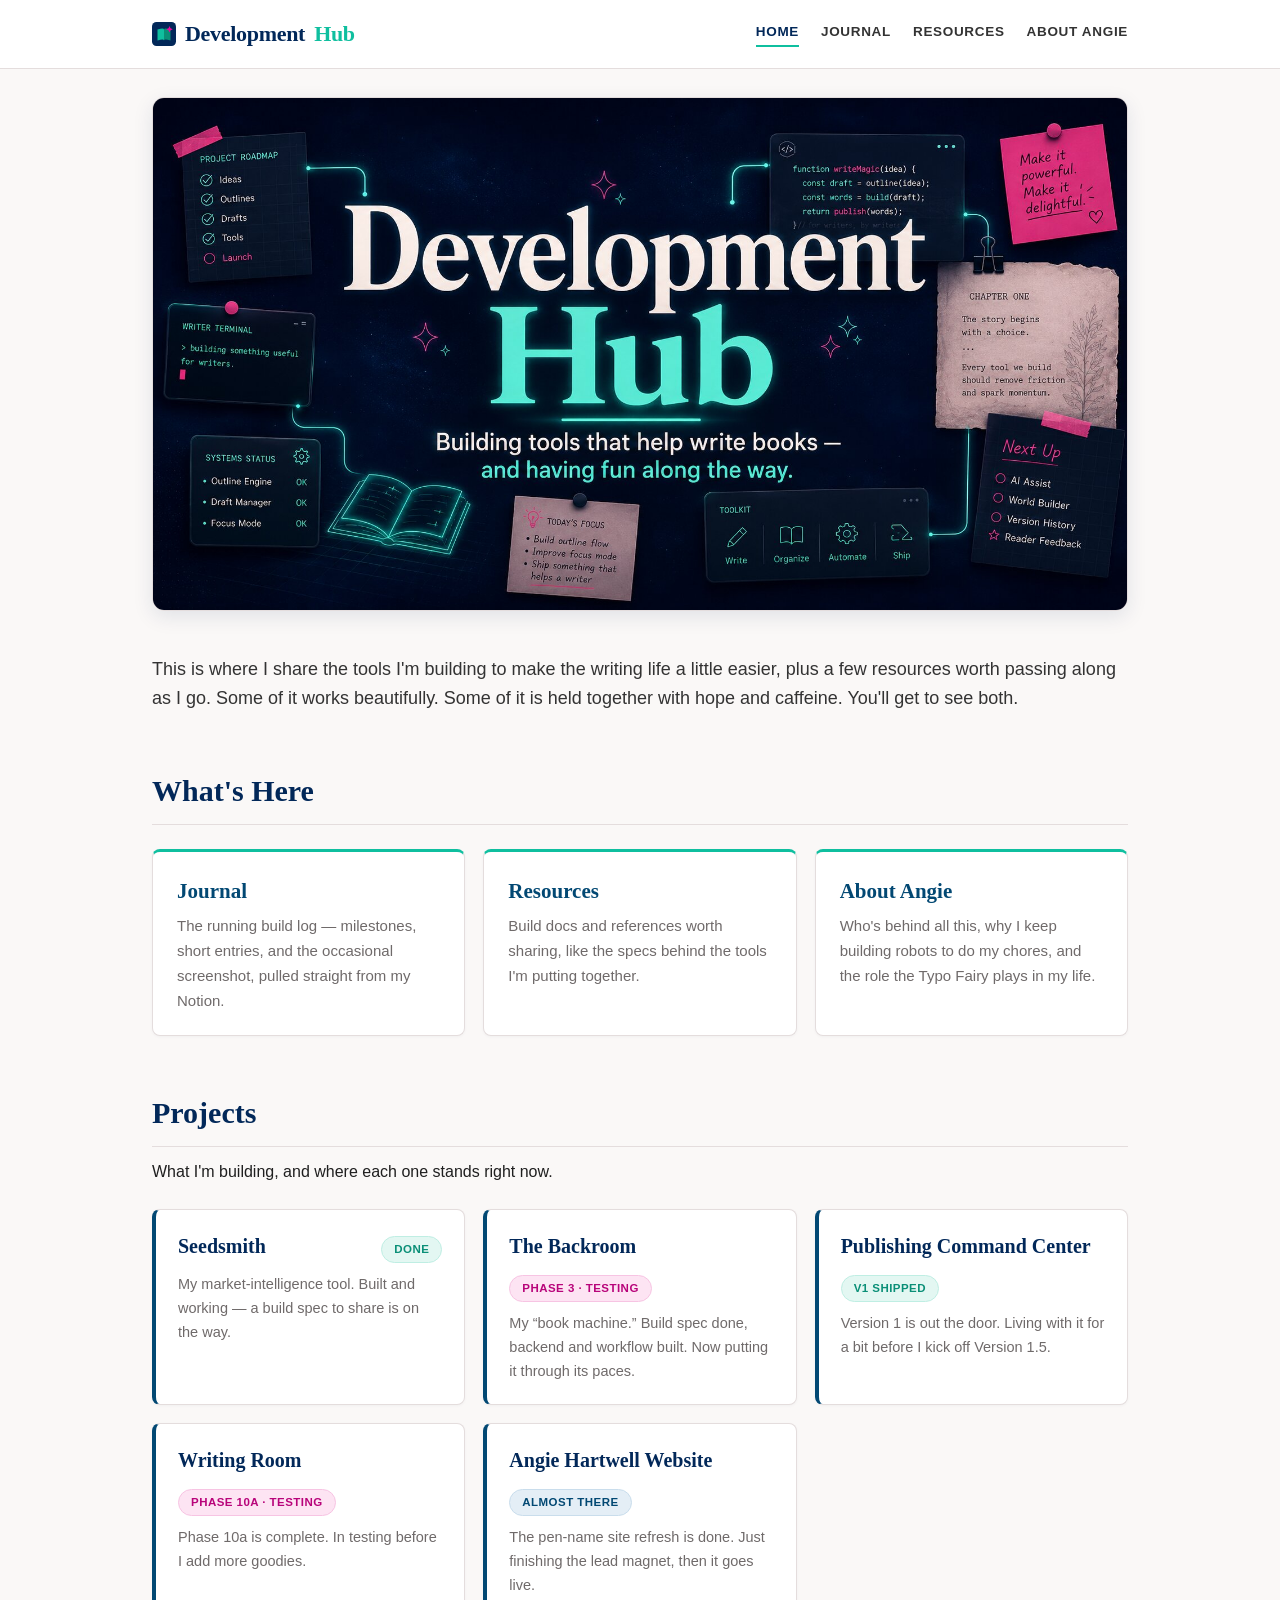
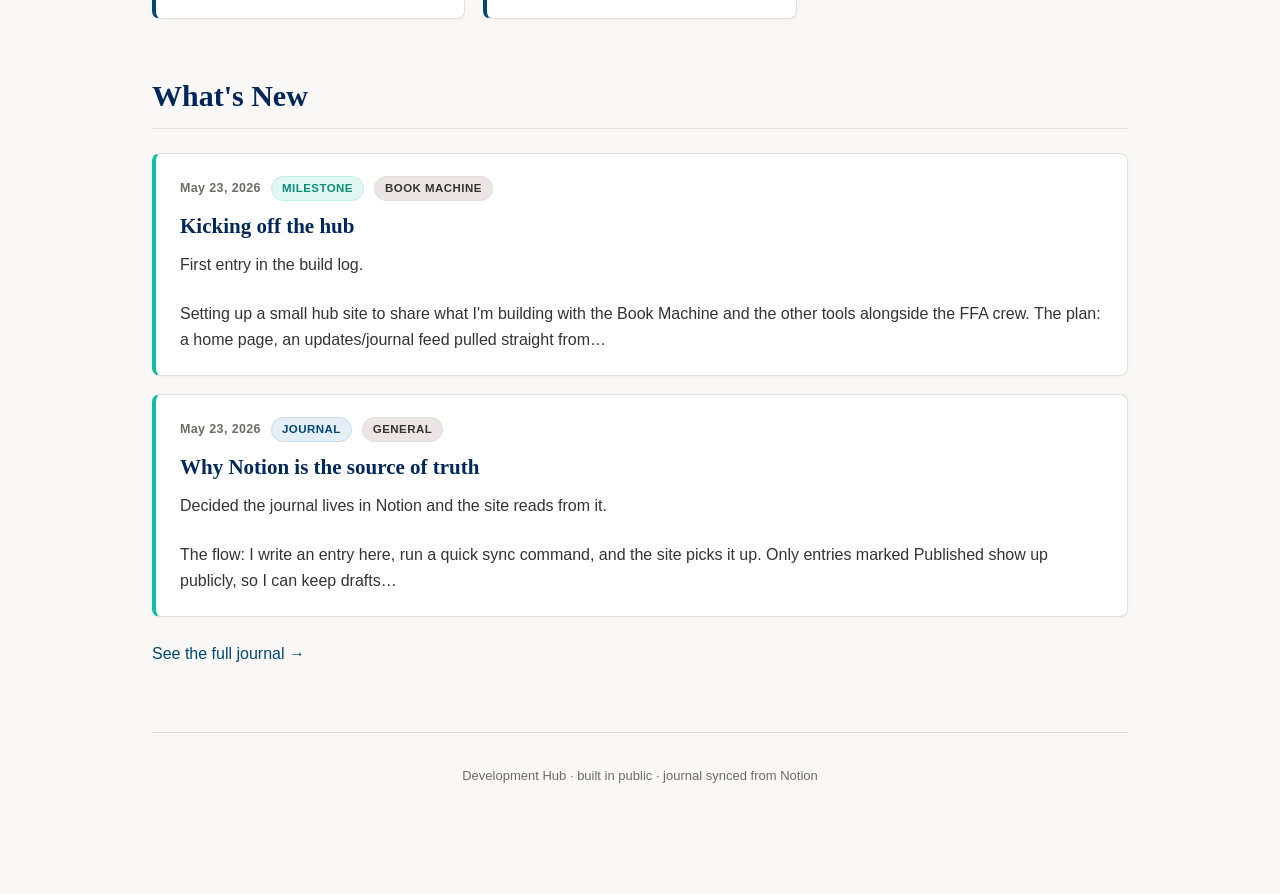
<file: index.html>
<!DOCTYPE html>
<html lang="en">
<head>
<meta charset="UTF-8" />
<meta name="viewport" content="width=device-width, initial-scale=1.0" />
<title>Development Hub | Byte-Sized Booksmith</title>
<meta name="description" content="Building tools that help write books, and having fun along the way. The build-in-public hub for Byte-Sized Booksmith." />
<meta property="og:type" content="website" />
<meta property="og:site_name" content="Byte-Sized Booksmith" />
<meta property="og:title" content="Development Hub | Byte-Sized Booksmith" />
<meta property="og:description" content="Building tools that help write books, and having fun along the way." />
<meta property="og:url" content="https://bytesizedbooksmith.github.io/dev-hub/" />
<meta property="og:image" content="https://bytesizedbooksmith.github.io/dev-hub/images/DevHub-Header.jpg" />
<meta name="twitter:card" content="summary_large_image" />
<meta name="twitter:title" content="Development Hub | Byte-Sized Booksmith" />
<meta name="twitter:description" content="Building tools that help write books, and having fun along the way." />
<meta name="twitter:image" content="https://bytesizedbooksmith.github.io/dev-hub/images/DevHub-Header.jpg" />
<link rel="icon" type="image/svg+xml" href="images/favicon.svg" />
<link rel="stylesheet" href="styles.css" />
</head>
<body>
  <div class="topbar">
    <div class="inner">
      <div class="brand"><img class="logo" src="images/favicon.svg" alt="" />Development <span class="mark">Hub</span></div>
      <nav class="nav">
        <a href="index.html" class="active">Home</a>
        <a href="updates.html">Journal</a>
        <a href="resources.html">Resources</a>
        <a href="about.html">About Angie</a>
      </nav>
    </div>
  </div>

  <div class="page">
    <header class="banner">
      <h1 class="sr-only">Development Hub &mdash; building tools that help write books, and having fun along the way.</h1>
      <img src="images/DevHub-Header.jpg" alt="Development Hub: building tools that help write books, and having fun along the way." />
    </header>

    <p class="lede">
      This is where I share the tools I'm building to make the writing life a little
      easier, plus a few resources worth passing along as I go. Some of it works
      beautifully. Some of it is held together with hope and caffeine. You'll get to
      see both.
    </p>

    <h2>What's Here</h2>
    <div class="cards">
      <div class="card">
        <h3><a href="updates.html">Journal</a></h3>
        <p>The running build log &mdash; milestones, short entries, and the occasional screenshot, pulled straight from my Notion.</p>
      </div>
      <div class="card">
        <h3><a href="resources.html">Resources</a></h3>
        <p>Build docs and references worth sharing, like the specs behind the tools I'm putting together.</p>
      </div>
      <div class="card">
        <h3><a href="about.html">About Angie</a></h3>
        <p>Who's behind all this, why I keep building robots to do my chores, and the role the Typo Fairy plays in my life.</p>
      </div>
    </div>

    <h2>Projects</h2>
    <p>What I'm building, and where each one stands right now.</p>
    <div class="projects">
      <div class="project">
        <div class="top">
          <h3>Seedsmith</h3>
          <span class="status done">Done</span>
        </div>
        <p>My market-intelligence tool. Built and working &mdash; a build spec to share is on the way.</p>
      </div>
      <div class="project">
        <div class="top">
          <h3>The Backroom</h3>
          <span class="status testing">Phase 3 &middot; Testing</span>
        </div>
        <p>My &ldquo;book machine.&rdquo; Build spec done, backend and workflow built. Now putting it through its paces.</p>
      </div>
      <div class="project">
        <div class="top">
          <h3>Publishing Command Center</h3>
          <span class="status shipped">v1 Shipped</span>
        </div>
        <p>Version 1 is out the door. Living with it for a bit before I kick off Version 1.5.</p>
      </div>
      <div class="project">
        <div class="top">
          <h3>Writing Room</h3>
          <span class="status testing">Phase 10a &middot; Testing</span>
        </div>
        <p>Phase 10a is complete. In testing before I add more goodies.</p>
      </div>
      <div class="project">
        <div class="top">
          <h3>Angie Hartwell Website</h3>
          <span class="status building">Almost There</span>
        </div>
        <p>The pen-name site refresh is done. Just finishing the lead magnet, then it goes live.</p>
      </div>
    </div>

    <h2>What's New</h2>
    <div id="latest" class="feed">
      <p class="empty">Loading the latest entries&hellip;</p>
    </div>
    <p><a href="updates.html">See the full journal &rarr;</a></p>

    <footer class="foot">
      <p>Development Hub &middot; built in public &middot; journal synced from Notion</p>
    </footer>
  </div>

  <script src="feed.js"></script>
  <script>
    renderFeed({ target: "latest", limit: 3, compact: true });
  </script>
</body>
</html>
</file>
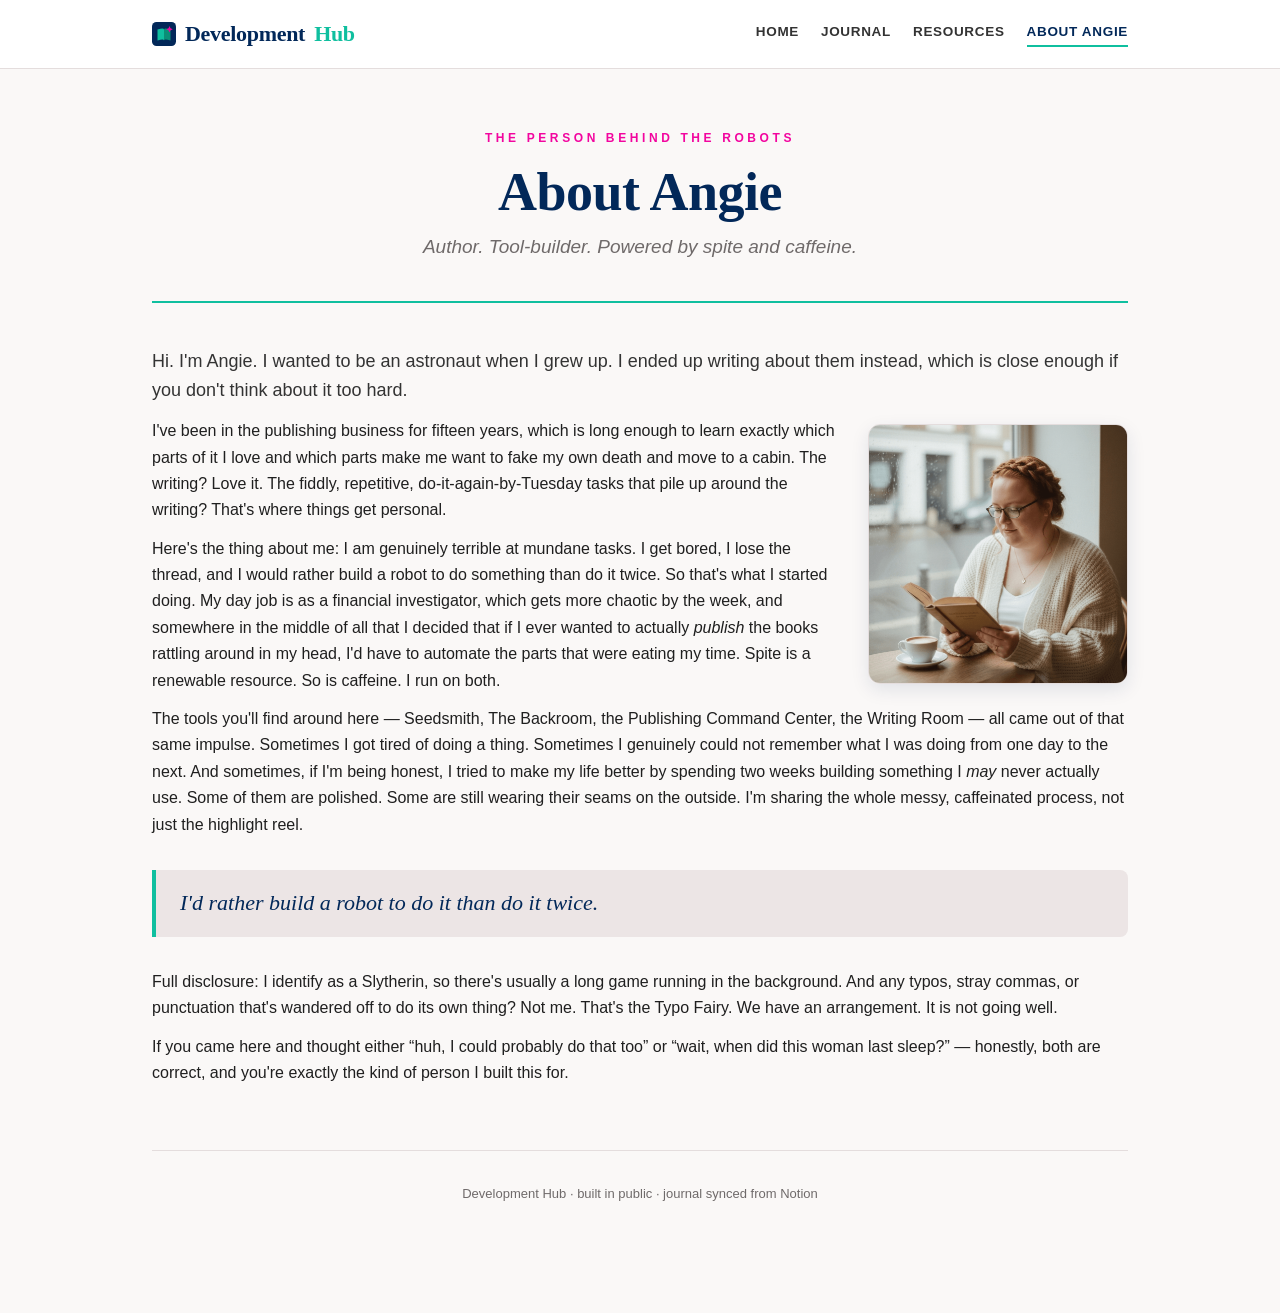
<file: about.html>
<!DOCTYPE html>
<html lang="en">
<head>
<meta charset="UTF-8" />
<meta name="viewport" content="width=device-width, initial-scale=1.0" />
<title>About Angie | Byte-Sized Booksmith</title>
<meta name="description" content="Author, tool-builder, powered by spite and caffeine. The person behind the robots." />
<meta property="og:type" content="profile" />
<meta property="og:site_name" content="Byte-Sized Booksmith" />
<meta property="og:title" content="About Angie | Byte-Sized Booksmith" />
<meta property="og:description" content="Author, tool-builder, powered by spite and caffeine. The person behind the robots." />
<meta property="og:url" content="https://bytesizedbooksmith.github.io/dev-hub/about.html" />
<meta property="og:image" content="https://bytesizedbooksmith.github.io/dev-hub/images/DevHub-Header.jpg" />
<meta name="twitter:card" content="summary_large_image" />
<meta name="twitter:title" content="About Angie | Byte-Sized Booksmith" />
<meta name="twitter:description" content="Author, tool-builder, powered by spite and caffeine. The person behind the robots." />
<meta name="twitter:image" content="https://bytesizedbooksmith.github.io/dev-hub/images/DevHub-Header.jpg" />
<link rel="icon" type="image/svg+xml" href="images/favicon.svg" />
<link rel="stylesheet" href="styles.css" />
</head>
<body>
  <div class="topbar">
    <div class="inner">
      <div class="brand"><img class="logo" src="images/favicon.svg" alt="" />Development <span class="mark">Hub</span></div>
      <nav class="nav">
        <a href="index.html">Home</a>
        <a href="updates.html">Journal</a>
        <a href="resources.html">Resources</a>
        <a href="about.html" class="active">About Angie</a>
      </nav>
    </div>
  </div>

  <div class="page">
    <header class="hero">
      <div class="eyebrow">The person behind the robots</div>
      <h1>About Angie</h1>
      <p class="tagline">Author. Tool-builder. Powered by spite and caffeine.</p>
    </header>

    <p class="lede">
      Hi. I'm Angie. I wanted to be an astronaut when I grew up. I ended up writing about
      them instead, which is close enough if you don't think about it too hard.
    </p>

    <img class="portrait" src="images/angie-author.png" alt="Angie, reading a book by a rainy window with a coffee" />

    <p>
      I've been in the publishing business for fifteen years, which is long enough to learn
      exactly which parts of it I love and which parts make me want to fake my own death and
      move to a cabin. The writing? Love it. The fiddly, repetitive, do-it-again-by-Tuesday
      tasks that pile up around the writing? That's where things get personal.
    </p>

    <p>
      Here's the thing about me: I am genuinely terrible at mundane tasks. I get bored, I
      lose the thread, and I would rather build a robot to do something than do it twice. So
      that's what I started doing. My day job is as a financial investigator, which gets more
      chaotic by the week, and somewhere in the middle of all that I decided that if I ever
      wanted to actually <em>publish</em> the books rattling around in my head, I'd have to
      automate the parts that were eating my time. Spite is a renewable resource. So is
      caffeine. I run on both.
    </p>

    <p>
      The tools you'll find around here &mdash; Seedsmith, The Backroom, the Publishing
      Command Center, the Writing Room &mdash; all came out of that same impulse. Sometimes
      I got tired of doing a thing. Sometimes I genuinely could not remember what I was doing
      from one day to the next. And sometimes, if I'm being honest, I tried to make my life
      better by spending two weeks building something I <em>may</em> never actually use.
      Some of them are polished. Some are still wearing their seams on the outside. I'm
      sharing the whole messy, caffeinated process, not just the highlight reel.
    </p>

    <blockquote class="pullquote">
      I'd rather build a robot to do it than do it twice.
    </blockquote>

    <p>
      Full disclosure: I identify as a Slytherin, so there's usually a long game running in
      the background. And any typos, stray commas, or punctuation that's wandered off to do
      its own thing? Not me. That's the Typo Fairy. We have an arrangement. It is not going
      well.
    </p>

    <p>
      If you came here and thought either &ldquo;huh, I could probably do that too&rdquo; or
      &ldquo;wait, when did this woman last sleep?&rdquo; &mdash; honestly, both are correct,
      and you're exactly the kind of person I built this for.
    </p>

    <footer class="foot">
      <p>Development Hub &middot; built in public &middot; journal synced from Notion</p>
    </footer>
  </div>
</body>
</html>
</file>
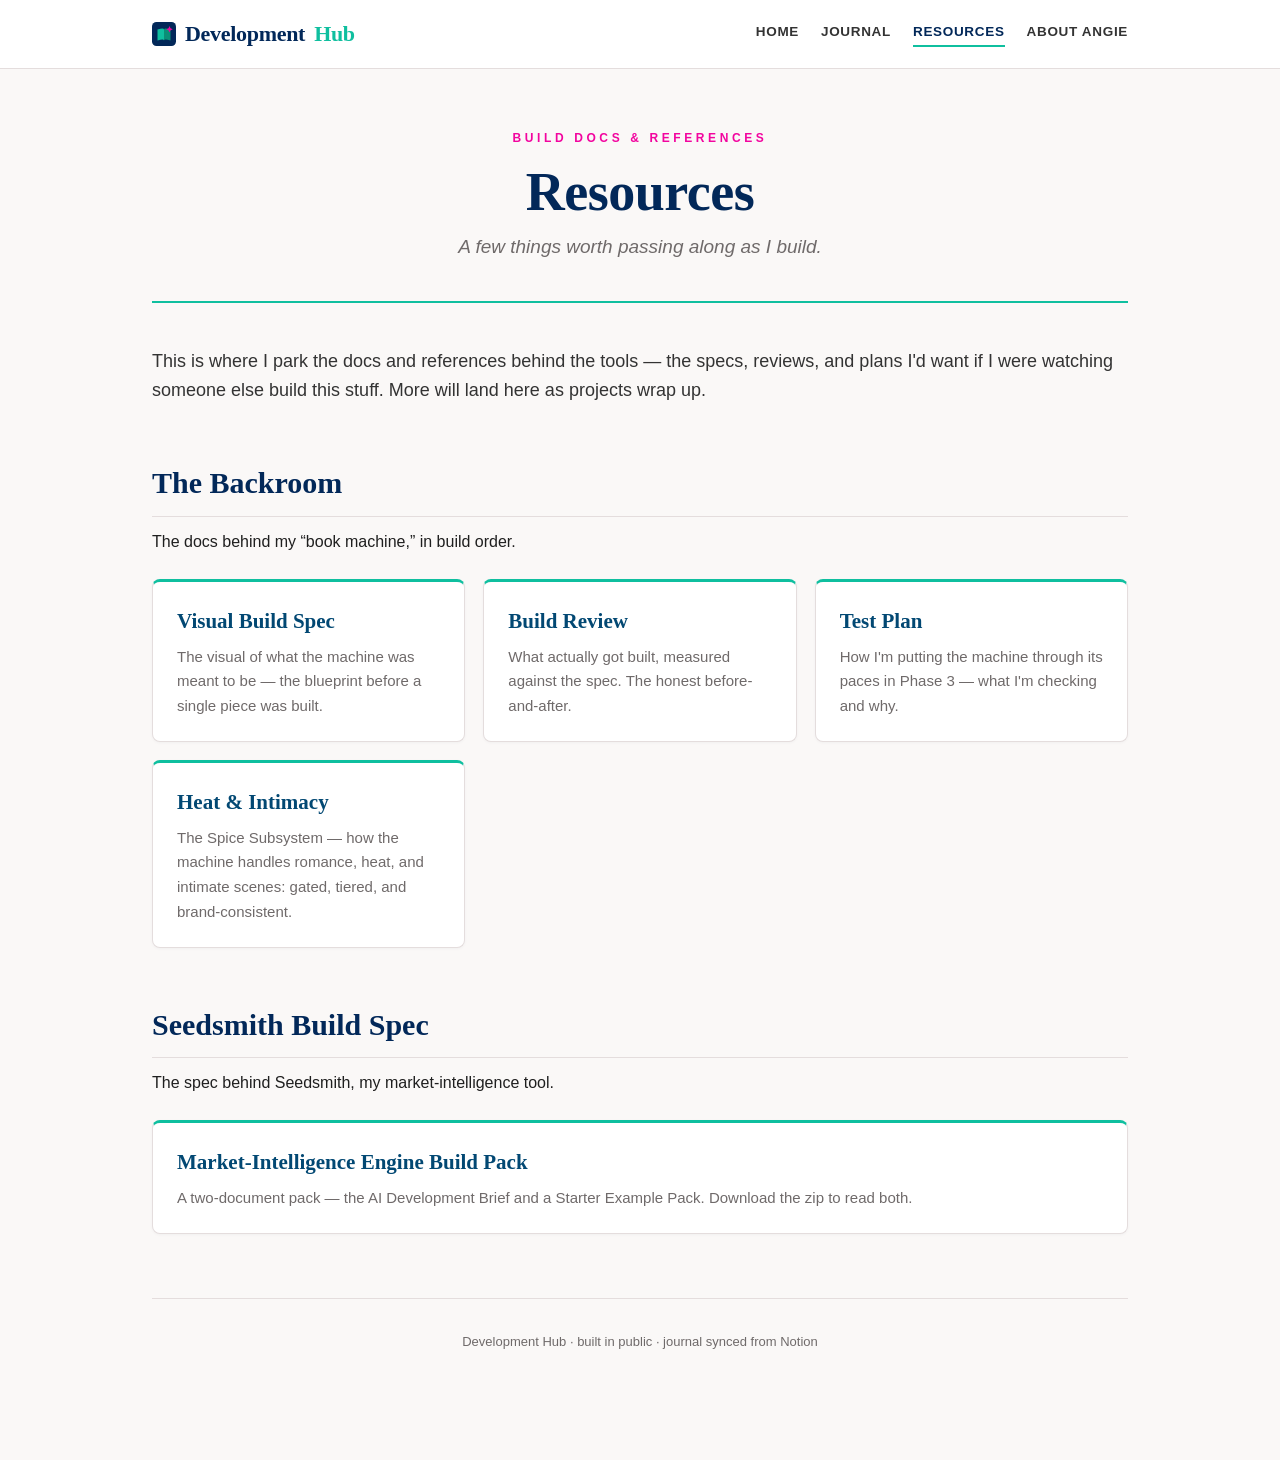
<file: resources.html>
<!DOCTYPE html>
<html lang="en">
<head>
<meta charset="UTF-8" />
<meta name="viewport" content="width=device-width, initial-scale=1.0" />
<title>Resources | Byte-Sized Booksmith</title>
<meta name="description" content="Build docs and references worth sharing, like the specs behind the tools I'm putting together." />
<meta property="og:type" content="website" />
<meta property="og:site_name" content="Byte-Sized Booksmith" />
<meta property="og:title" content="Resources | Byte-Sized Booksmith" />
<meta property="og:description" content="Build docs and references worth sharing, like the specs behind the tools I'm putting together." />
<meta property="og:url" content="https://bytesizedbooksmith.github.io/dev-hub/resources.html" />
<meta property="og:image" content="https://bytesizedbooksmith.github.io/dev-hub/images/DevHub-Header.jpg" />
<meta name="twitter:card" content="summary_large_image" />
<meta name="twitter:title" content="Resources | Byte-Sized Booksmith" />
<meta name="twitter:description" content="Build docs and references worth sharing, like the specs behind the tools I'm putting together." />
<meta name="twitter:image" content="https://bytesizedbooksmith.github.io/dev-hub/images/DevHub-Header.jpg" />
<link rel="icon" type="image/svg+xml" href="images/favicon.svg" />
<link rel="stylesheet" href="styles.css" />
</head>
<body>
  <div class="topbar">
    <div class="inner">
      <div class="brand"><img class="logo" src="images/favicon.svg" alt="" />Development <span class="mark">Hub</span></div>
      <nav class="nav">
        <a href="index.html">Home</a>
        <a href="updates.html">Journal</a>
        <a href="resources.html" class="active">Resources</a>
        <a href="about.html">About Angie</a>
      </nav>
    </div>
  </div>

  <div class="page">
    <header class="hero">
      <div class="eyebrow">Build docs &amp; references</div>
      <h1>Resources</h1>
      <p class="tagline">A few things worth passing along as I build.</p>
    </header>

    <p class="lede">
      This is where I park the docs and references behind the tools &mdash; the specs,
      reviews, and plans I'd want if I were watching someone else build this stuff.
      More will land here as projects wrap up.
    </p>

    <h2>The Backroom</h2>
    <p>The docs behind my &ldquo;book machine,&rdquo; in build order.</p>
    <div class="cards">
      <div class="card">
        <h3><a href="dev-docs/the-backroom/FAMILY-MACHINE-visual-spec.html">Visual Build Spec</a></h3>
        <p>The visual of what the machine was meant to be &mdash; the blueprint before a single piece was built.</p>
      </div>
      <div class="card">
        <h3><a href="dev-docs/the-backroom/BUILD-REVIEW.html">Build Review</a></h3>
        <p>What actually got built, measured against the spec. The honest before-and-after.</p>
      </div>
      <div class="card">
        <h3><a href="dev-docs/the-backroom/TEST-PLAN.html">Test Plan</a></h3>
        <p>How I'm putting the machine through its paces in Phase 3 &mdash; what I'm checking and why.</p>
      </div>
      <div class="card">
        <h3><a href="dev-docs/the-backroom/HEAT-AND-INTIMACY.html">Heat &amp; Intimacy</a></h3>
        <p>The Spice Subsystem &mdash; how the machine handles romance, heat, and intimate scenes: gated, tiered, and brand-consistent.</p>
      </div>
    </div>

    <h2>Seedsmith Build Spec</h2>
    <p>The spec behind Seedsmith, my market-intelligence tool.</p>
    <div class="cards">
      <div class="card">
        <h3><a href="Market-Intelligence-Engine_Build-Pack.zip" download>Market-Intelligence Engine Build Pack</a></h3>
        <p>A two-document pack &mdash; the AI Development Brief and a Starter Example Pack. Download the zip to read both.</p>
      </div>
    </div>

    <footer class="foot">
      <p>Development Hub &middot; built in public &middot; journal synced from Notion</p>
    </footer>
  </div>
</body>
</html>
</file>
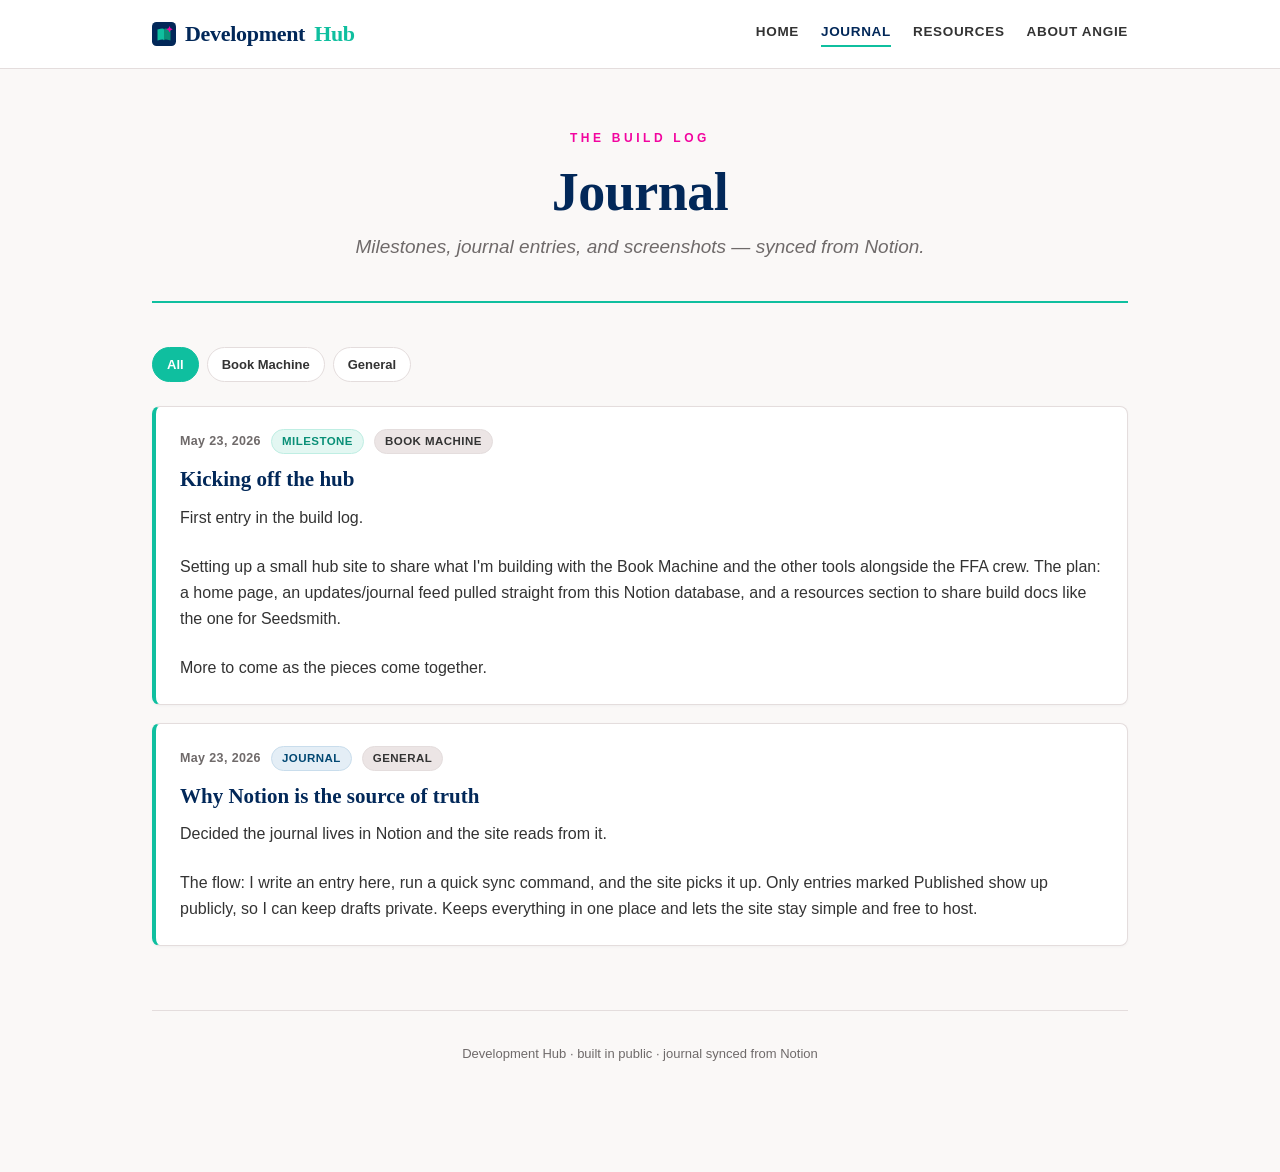
<file: updates.html>
<!DOCTYPE html>
<html lang="en">
<head>
<meta charset="UTF-8" />
<meta name="viewport" content="width=device-width, initial-scale=1.0" />
<title>Journal | Byte-Sized Booksmith</title>
<meta name="description" content="The running build log: milestones, journal entries, and screenshots from what I'm building." />
<meta property="og:type" content="website" />
<meta property="og:site_name" content="Byte-Sized Booksmith" />
<meta property="og:title" content="Journal | Byte-Sized Booksmith" />
<meta property="og:description" content="The running build log: milestones, journal entries, and screenshots from what I'm building." />
<meta property="og:url" content="https://bytesizedbooksmith.github.io/dev-hub/updates.html" />
<meta property="og:image" content="https://bytesizedbooksmith.github.io/dev-hub/images/DevHub-Header.jpg" />
<meta name="twitter:card" content="summary_large_image" />
<meta name="twitter:title" content="Journal | Byte-Sized Booksmith" />
<meta name="twitter:description" content="The running build log: milestones, journal entries, and screenshots from what I'm building." />
<meta name="twitter:image" content="https://bytesizedbooksmith.github.io/dev-hub/images/DevHub-Header.jpg" />
<link rel="icon" type="image/svg+xml" href="images/favicon.svg" />
<link rel="stylesheet" href="styles.css" />
</head>
<body>
  <div class="topbar">
    <div class="inner">
      <div class="brand"><img class="logo" src="images/favicon.svg" alt="" />Development <span class="mark">Hub</span></div>
      <nav class="nav">
        <a href="index.html">Home</a>
        <a href="updates.html" class="active">Journal</a>
        <a href="resources.html">Resources</a>
        <a href="about.html">About Angie</a>
      </nav>
    </div>
  </div>

  <div class="page">
    <header class="hero">
      <div class="eyebrow">The build log</div>
      <h1>Journal</h1>
      <p class="tagline">Milestones, journal entries, and screenshots &mdash; synced from Notion.</p>
    </header>

    <div id="filters" class="filters"></div>
    <div id="feed" class="feed">
      <p class="empty">Loading entries&hellip;</p>
    </div>

    <footer class="foot">
      <p>Development Hub &middot; built in public &middot; journal synced from Notion</p>
    </footer>
  </div>

  <script src="feed.js"></script>
  <script>
    renderFeed({ target: "feed", filters: "filters" });
  </script>
</body>
</html>
</file>
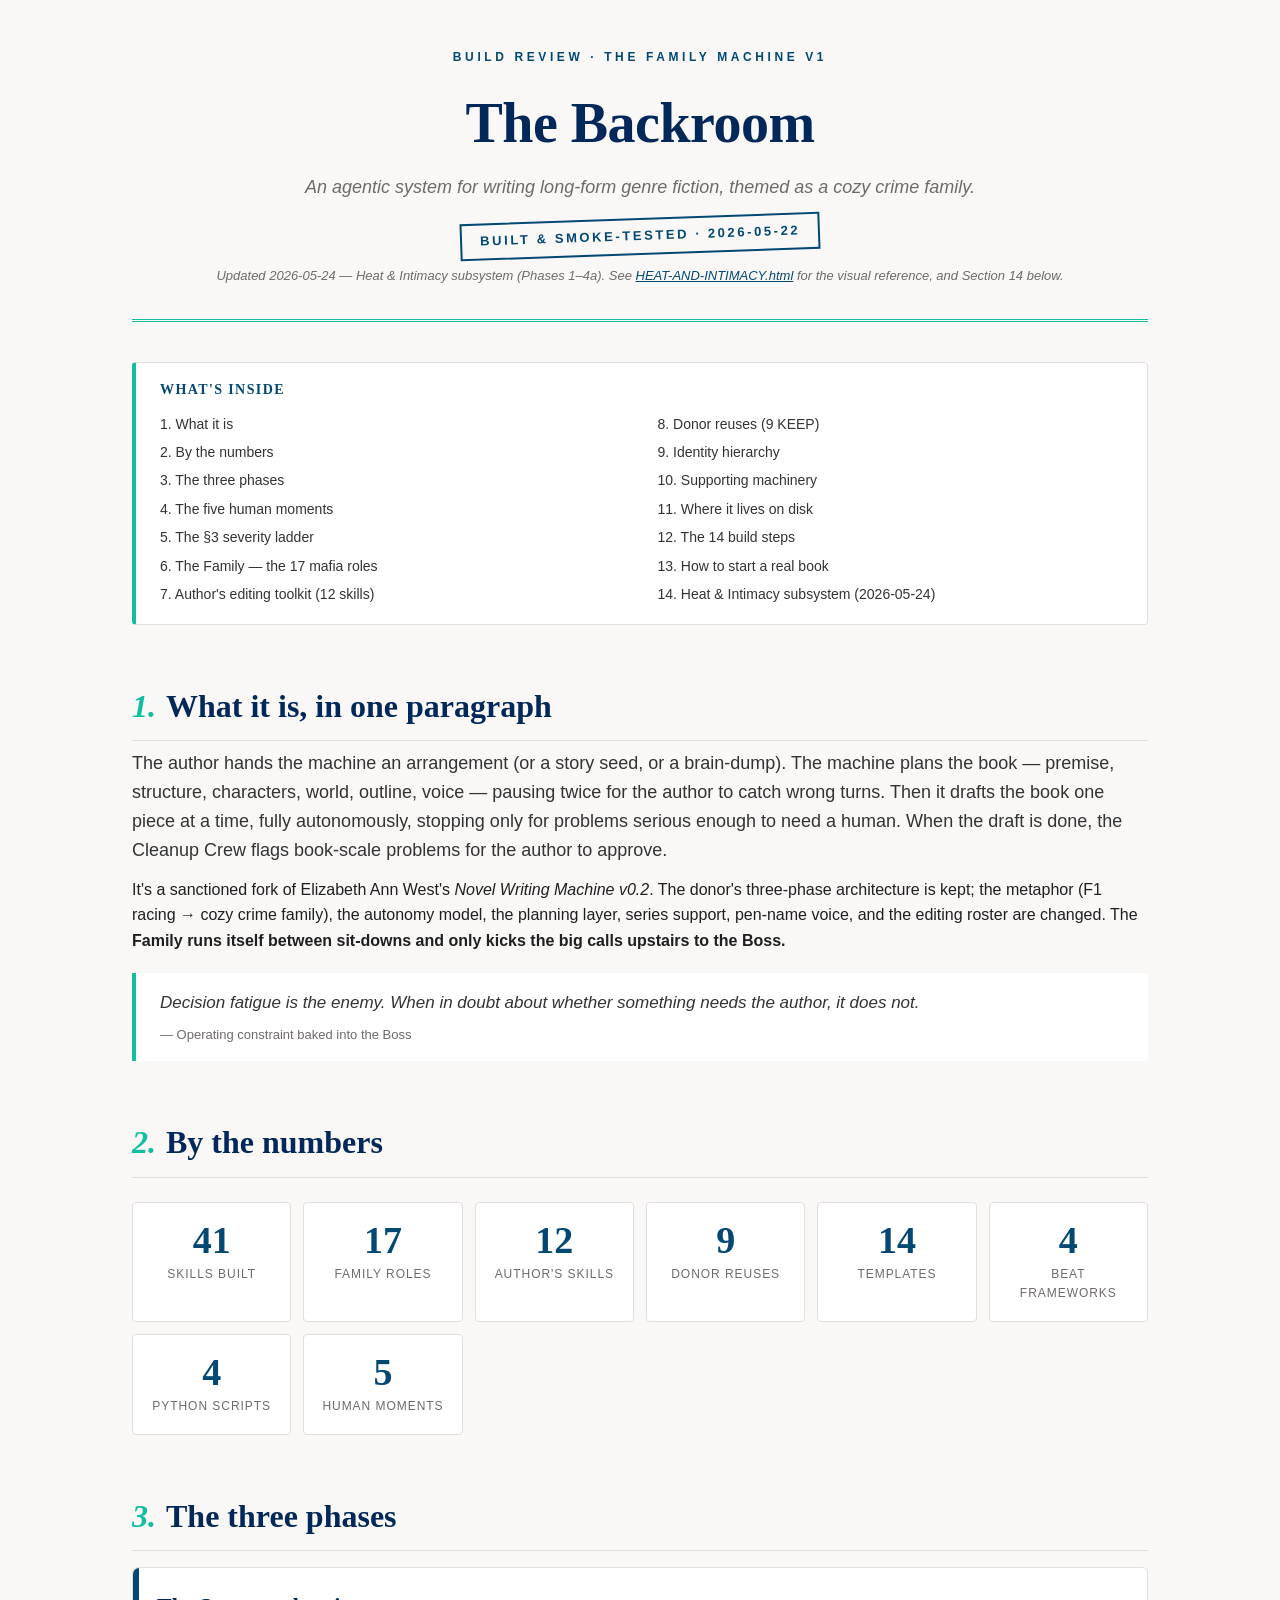
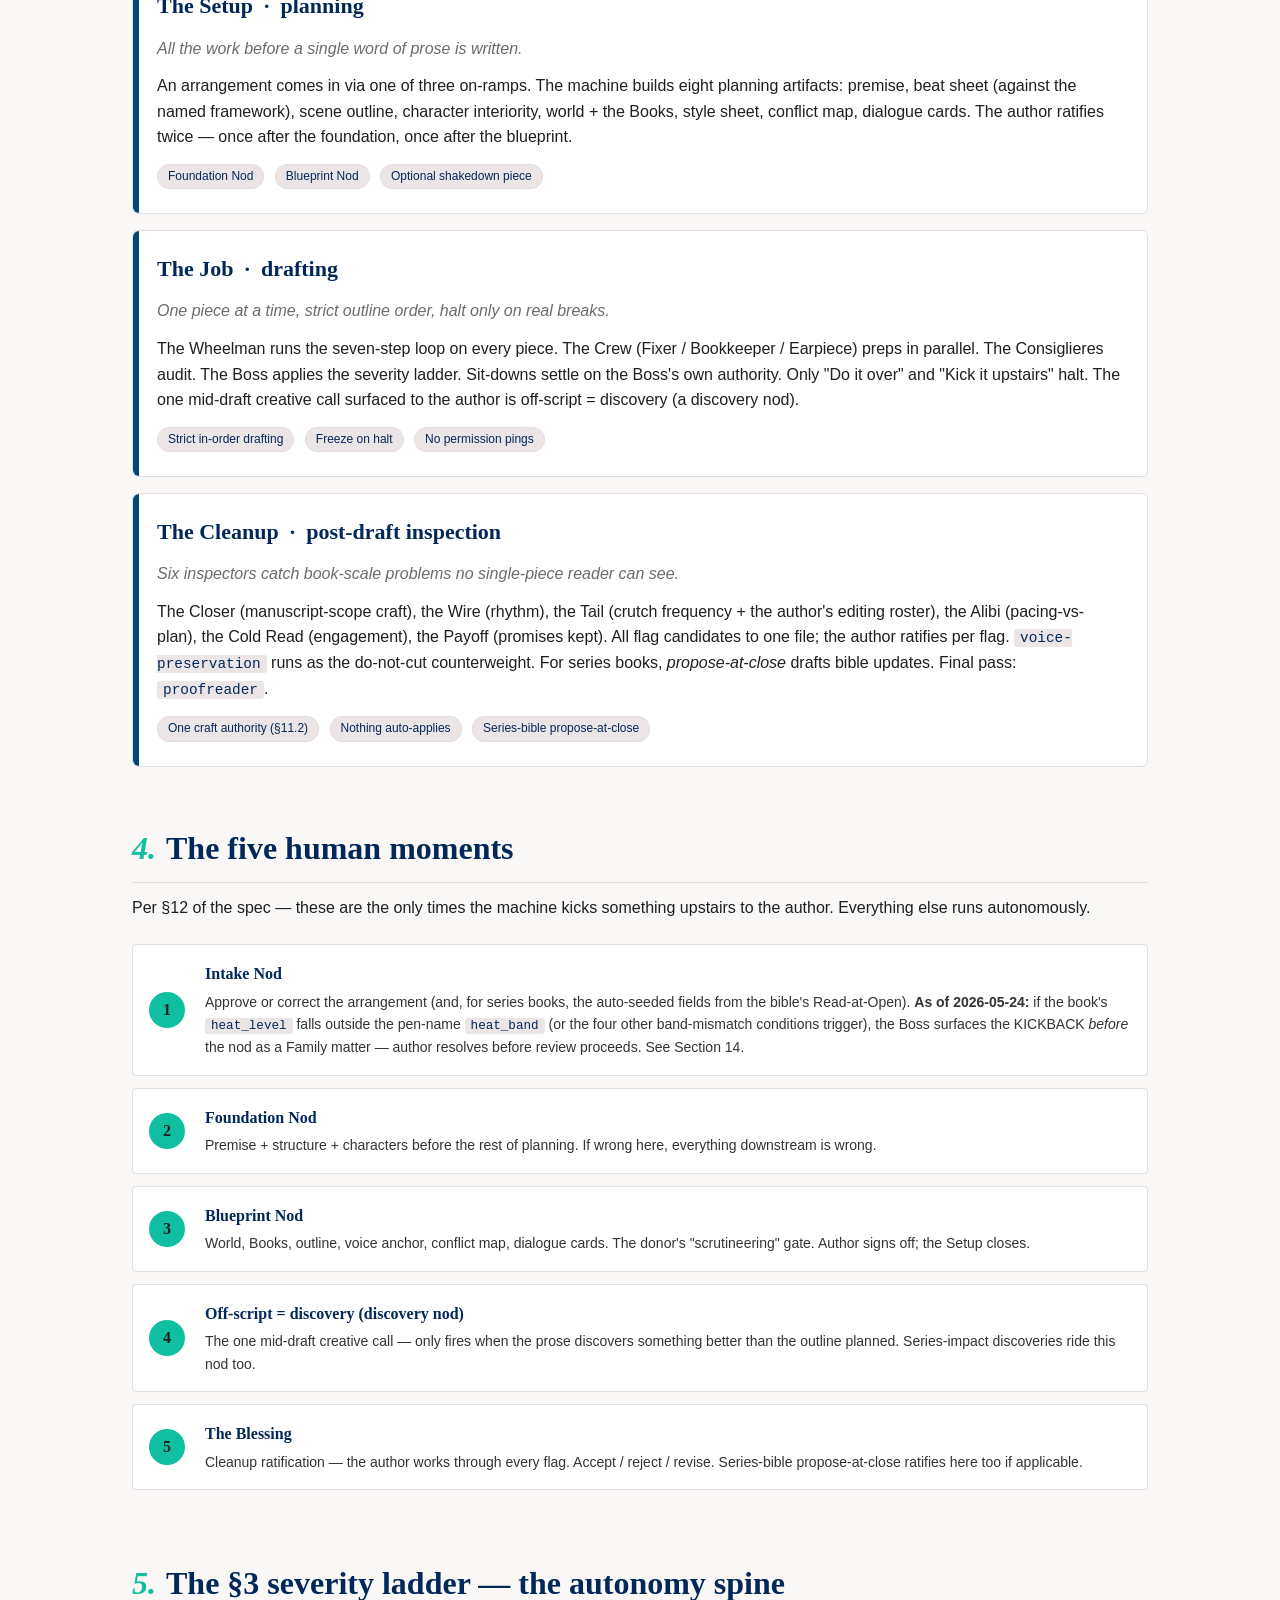
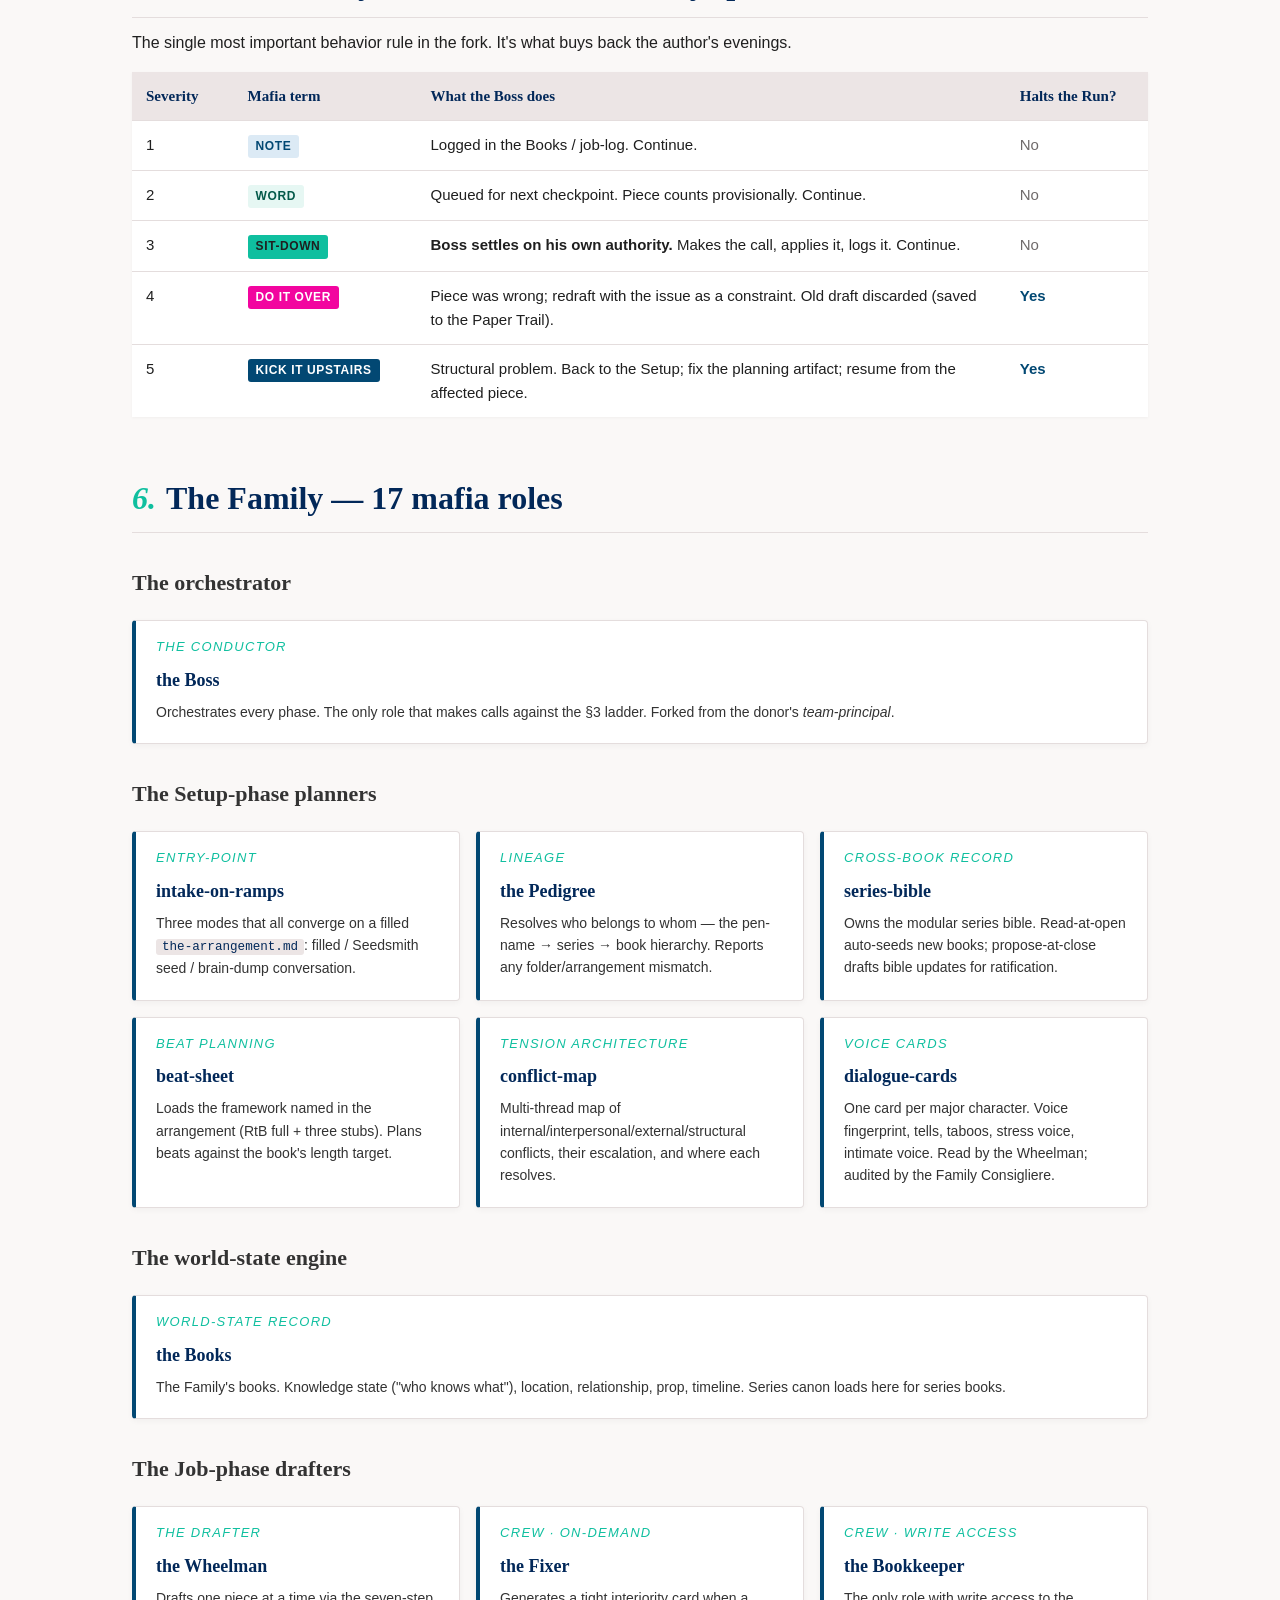
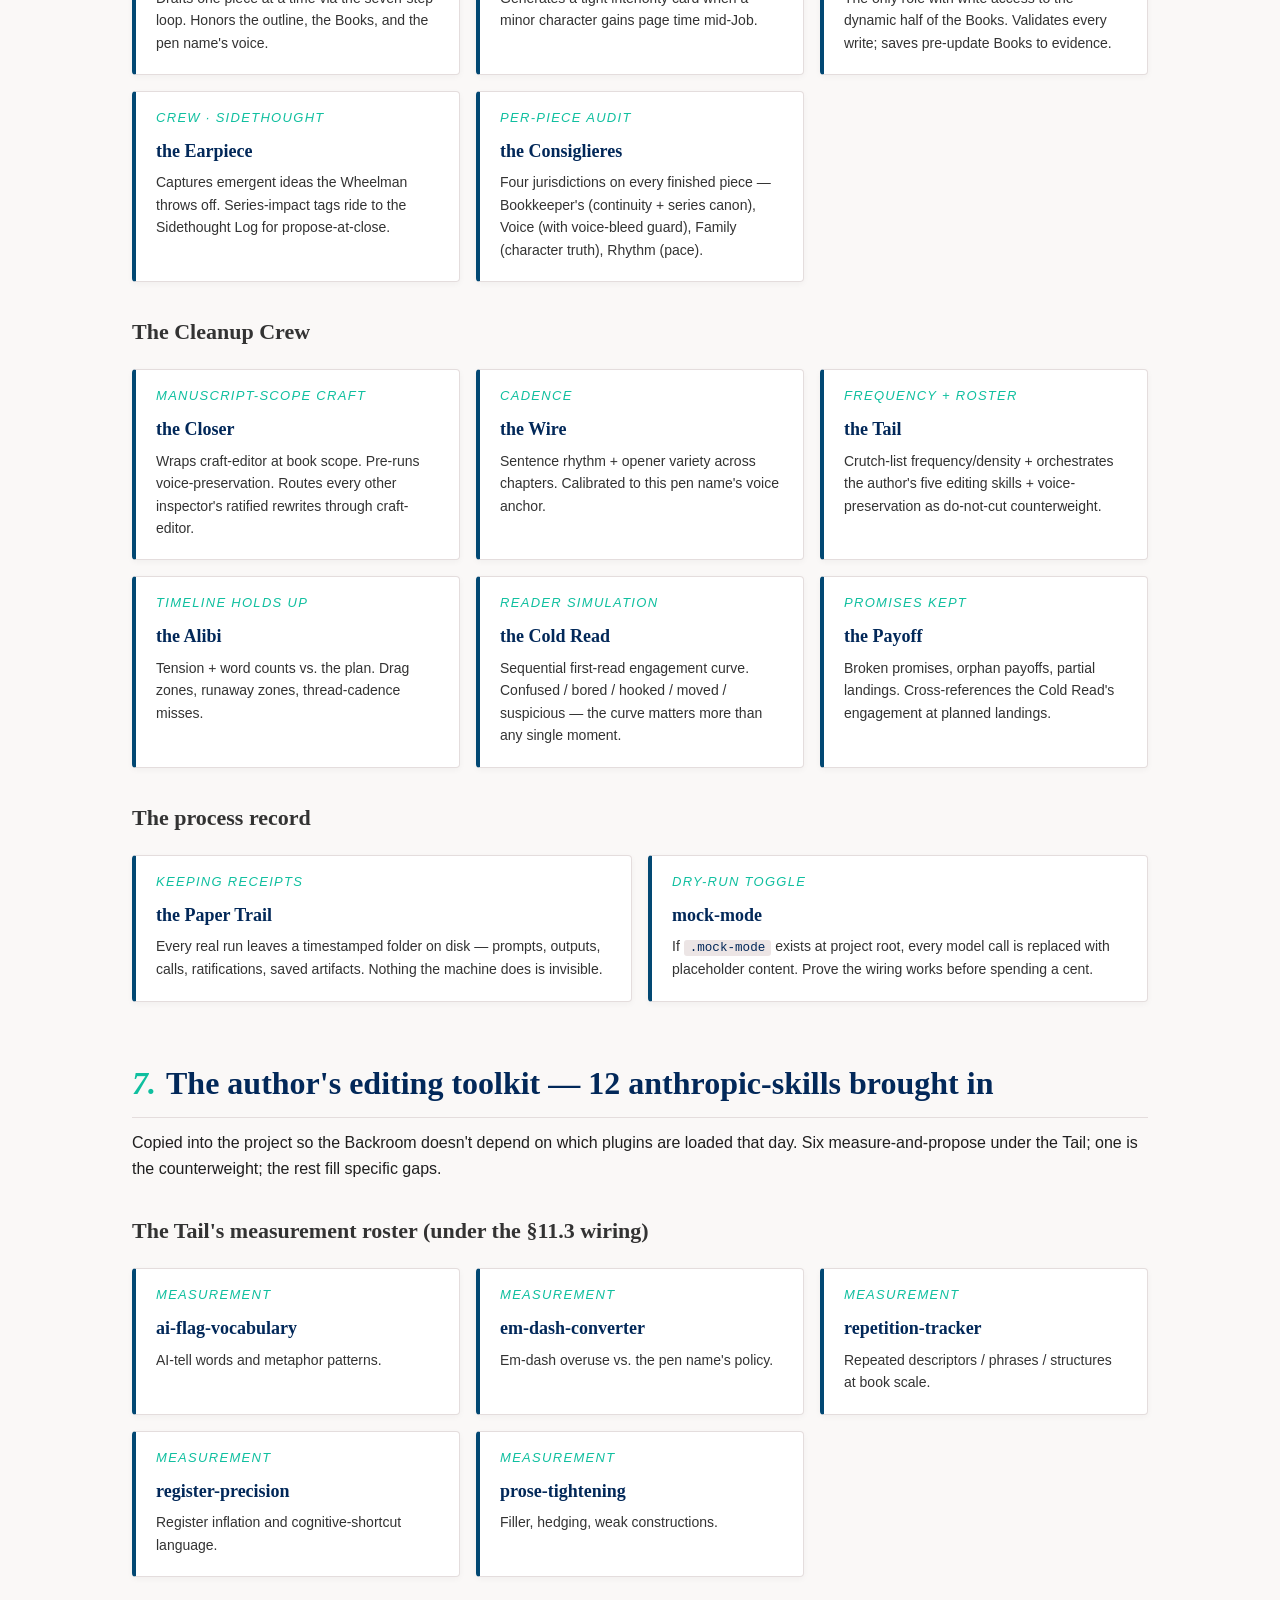
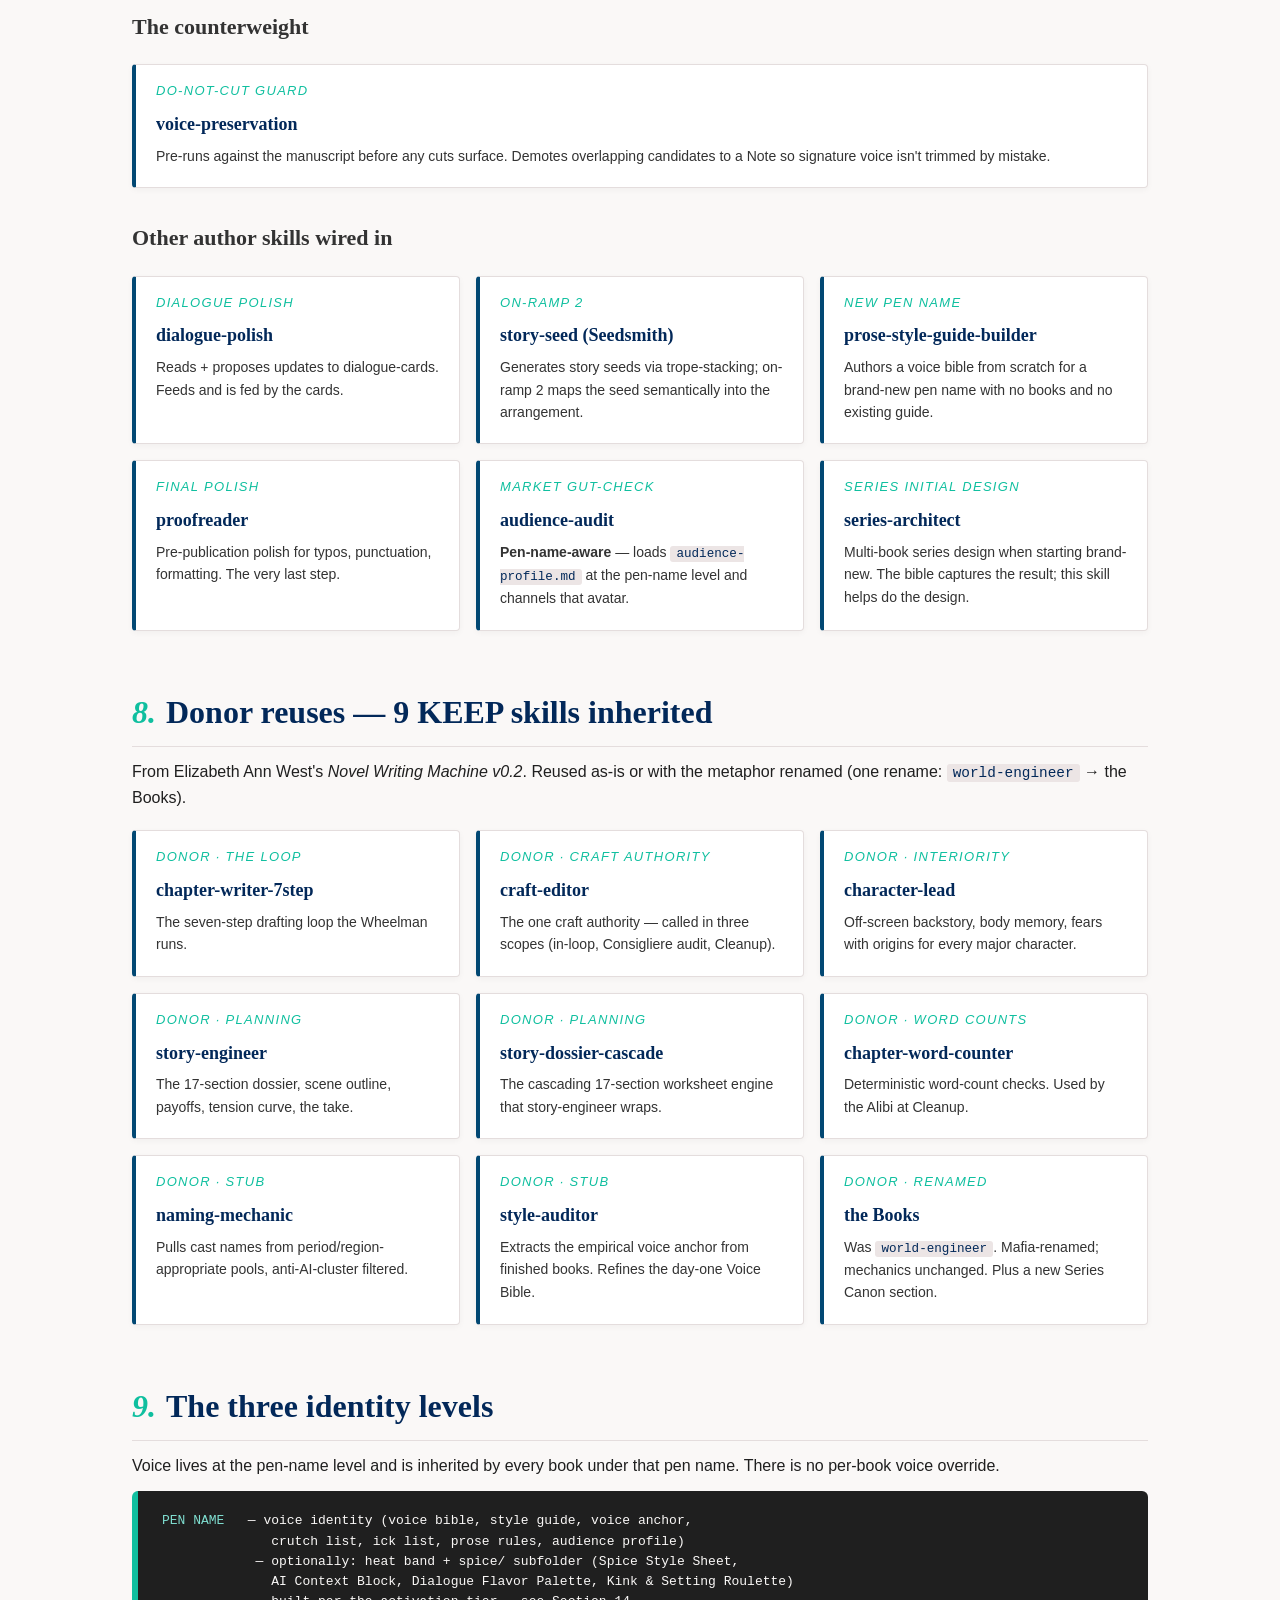
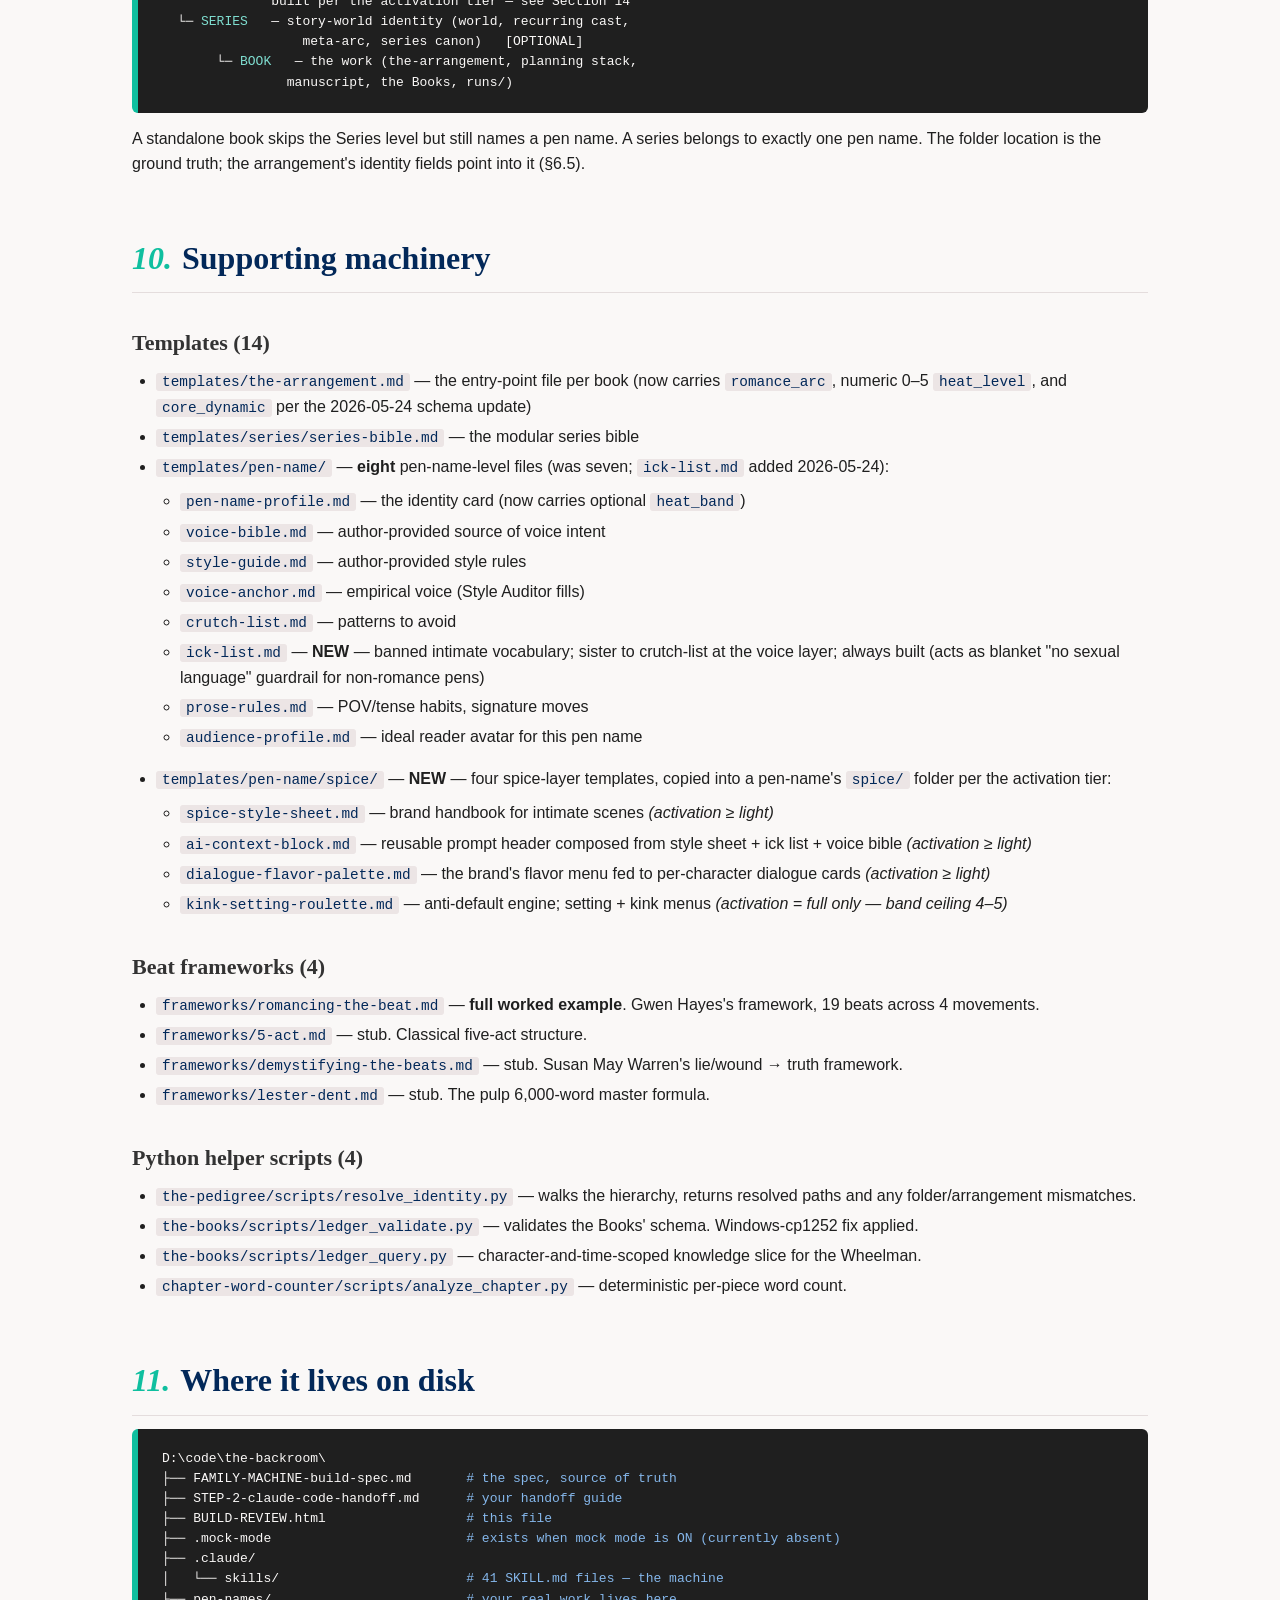
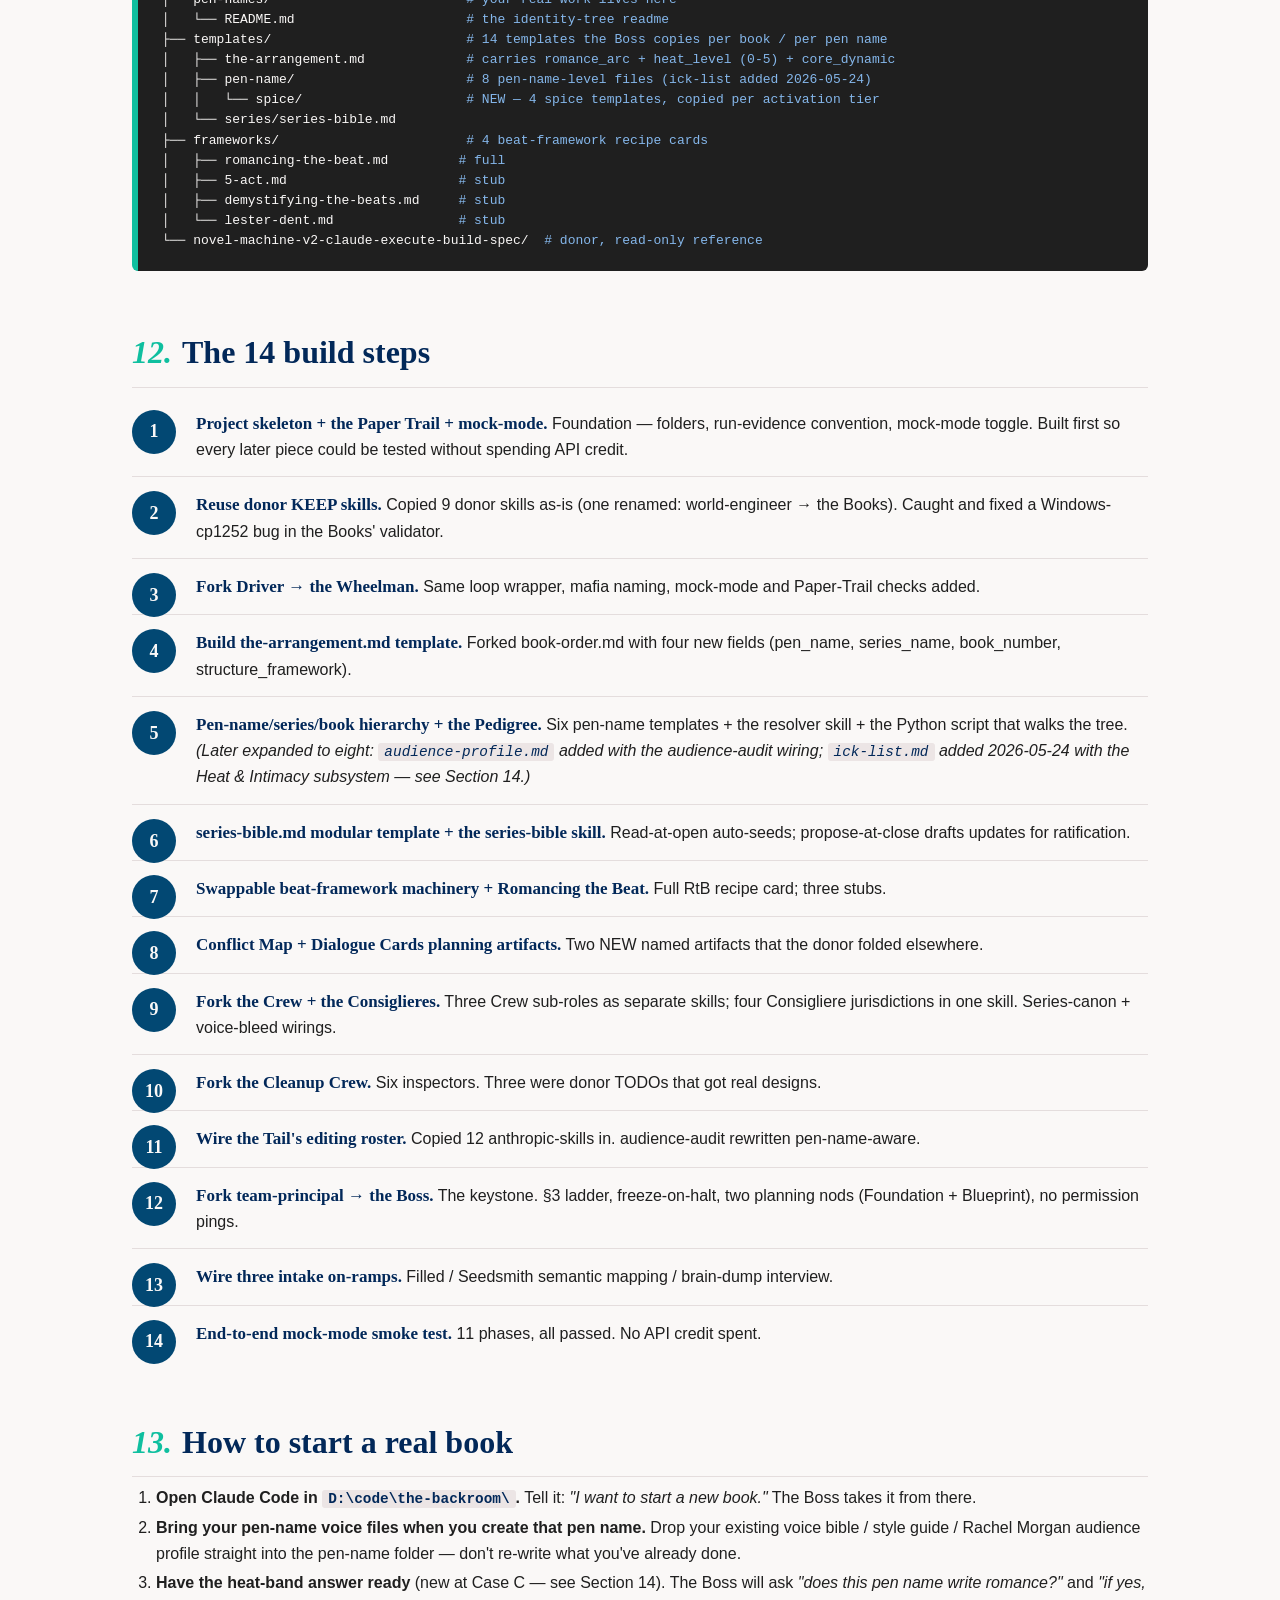
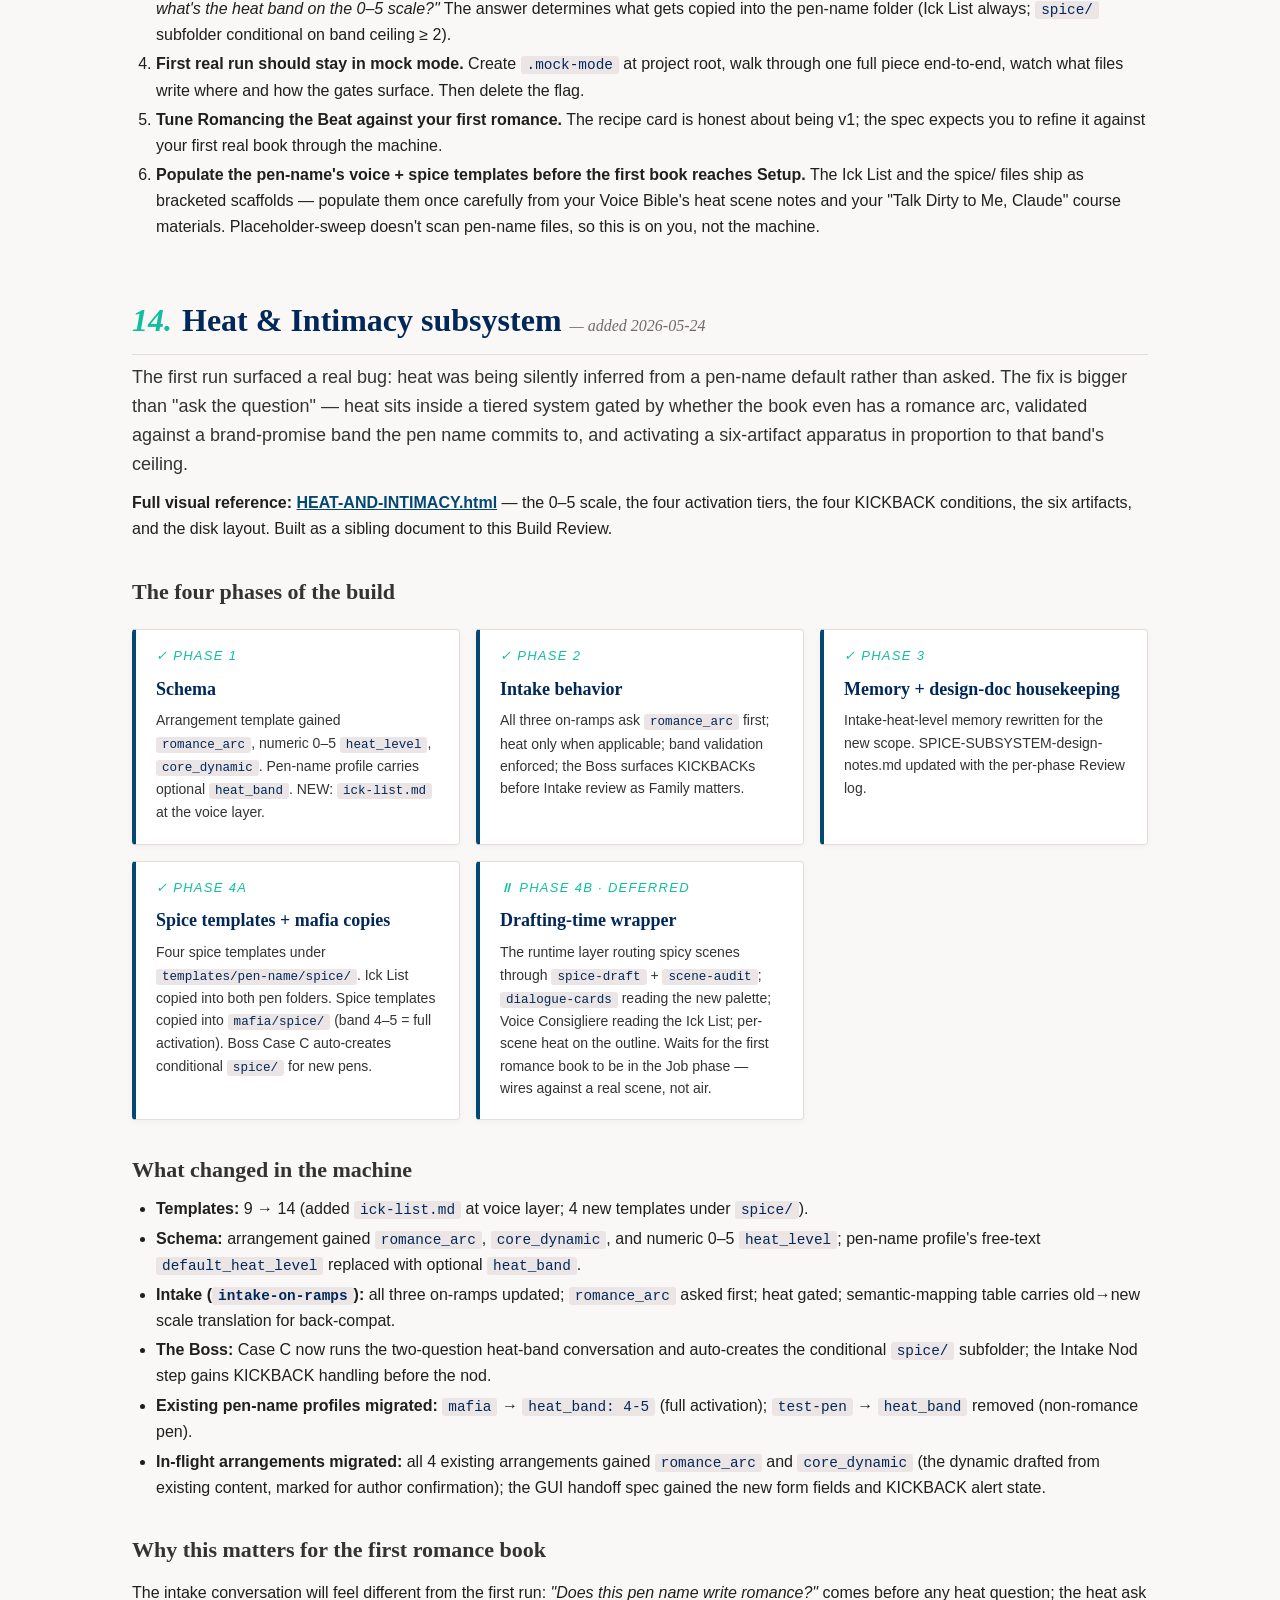
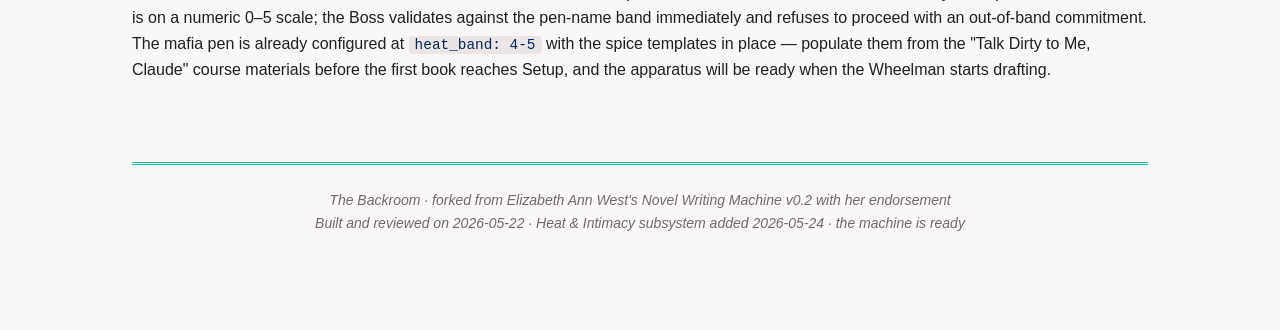
<file: dev-docs/the-backroom/BUILD-REVIEW.html>
<!DOCTYPE html>
<html lang="en">
<head>
<meta charset="UTF-8" />
<meta name="viewport" content="width=device-width, initial-scale=1.0" />
<title>The Backroom — Build Review</title>
<style>
  :root {
    --wine: #024873;
    --wine-dark: #022859;
    --cream: #faf8f7;
    --cream-dark: #ece5e5;
    --charcoal: #333333;
    --ink: #1f1f1f;
    --gold: #0fbf9f;
    --gold-soft: #7fded0;
    --muted: #6f6a6a;
    --rule: #e4dddd;
  }
  * { box-sizing: border-box; }
  html { -webkit-text-size-adjust: 100%; }
  body {
    margin: 0;
    background: var(--cream);
    color: var(--ink);
    font-family: -apple-system, BlinkMacSystemFont, "Segoe UI", Roboto, "Helvetica Neue", Arial, sans-serif;
    font-size: 16px;
    line-height: 1.6;
  }
  .page {
    max-width: 1080px;
    margin: 0 auto;
    padding: 48px 32px 96px;
  }
  header.hero {
    text-align: center;
    border-bottom: 3px double var(--gold);
    padding-bottom: 32px;
    margin-bottom: 40px;
  }
  header.hero .eyebrow {
    color: var(--wine);
    letter-spacing: 0.3em;
    text-transform: uppercase;
    font-size: 12px;
    font-weight: 700;
  }
  header.hero h1 {
    font-family: Georgia, "Times New Roman", serif;
    font-size: 56px;
    margin: 12px 0 4px;
    color: var(--wine-dark);
    letter-spacing: -0.5px;
  }
  header.hero .tagline {
    font-style: italic;
    color: var(--muted);
    font-size: 18px;
    margin: 4px 0 16px;
  }
  header.hero .stamp {
    display: inline-block;
    border: 2px solid var(--wine);
    color: var(--wine);
    padding: 6px 18px;
    font-weight: 700;
    letter-spacing: 0.2em;
    font-size: 13px;
    text-transform: uppercase;
    transform: rotate(-2deg);
    background: var(--cream);
  }
  h2 {
    font-family: Georgia, "Times New Roman", serif;
    font-size: 32px;
    color: var(--wine-dark);
    margin: 56px 0 8px;
    border-bottom: 1px solid var(--rule);
    padding-bottom: 8px;
  }
  h2 .num {
    color: var(--gold);
    font-style: italic;
    margin-right: 10px;
  }
  h3 {
    font-family: Georgia, "Times New Roman", serif;
    font-size: 22px;
    color: var(--charcoal);
    margin: 32px 0 6px;
  }
  p.lede {
    font-size: 18px;
    color: var(--charcoal);
    margin-top: 0;
  }
  p { margin: 12px 0; }
  ul, ol { margin: 8px 0 16px; padding-left: 24px; }
  li { margin: 4px 0; }
  code, .mono {
    font-family: ui-monospace, SFMono-Regular, "Menlo", Consolas, "Courier New", monospace;
    font-size: 0.9em;
    background: var(--cream-dark);
    padding: 1px 6px;
    border-radius: 3px;
    color: var(--wine-dark);
  }

  /* Cards */
  .cards {
    display: grid;
    grid-template-columns: repeat(auto-fit, minmax(280px, 1fr));
    gap: 16px;
    margin: 20px 0;
  }
  .card {
    background: #fff;
    border: 1px solid var(--rule);
    border-left: 4px solid var(--wine);
    padding: 16px 20px;
    border-radius: 4px;
    box-shadow: 0 2px 6px rgba(0,0,0,0.04);
  }
  .card h4 {
    margin: 0 0 6px;
    font-family: Georgia, serif;
    color: var(--wine-dark);
    font-size: 18px;
  }
  .card .role {
    color: var(--gold);
    font-style: italic;
    font-size: 13px;
    text-transform: uppercase;
    letter-spacing: 0.1em;
    margin-bottom: 8px;
    display: block;
  }
  .card p { font-size: 14px; color: var(--charcoal); margin: 4px 0; }

  /* Phase blocks */
  .phase {
    background: #fff;
    border: 1px solid var(--rule);
    border-radius: 6px;
    padding: 20px 24px;
    margin: 16px 0;
    position: relative;
  }
  .phase::before {
    content: "";
    position: absolute;
    top: 0; left: 0; bottom: 0;
    width: 6px;
    background: var(--wine);
    border-radius: 6px 0 0 6px;
  }
  .phase h3 {
    margin-top: 0;
    color: var(--wine-dark);
  }
  .phase .what {
    color: var(--muted);
    font-style: italic;
    margin-bottom: 12px;
  }

  /* Tables */
  table {
    width: 100%;
    border-collapse: collapse;
    margin: 16px 0;
    background: #fff;
    box-shadow: 0 1px 3px rgba(0,0,0,0.04);
    font-size: 15px;
  }
  th, td {
    text-align: left;
    padding: 12px 14px;
    border-bottom: 1px solid var(--rule);
    vertical-align: top;
  }
  th {
    background: var(--cream-dark);
    color: var(--wine-dark);
    font-weight: 700;
    font-family: Georgia, serif;
  }
  tr:last-child td { border-bottom: none; }
  td.sev {
    font-weight: 700;
    color: var(--wine);
    white-space: nowrap;
  }
  .halt-yes { color: var(--wine); font-weight: 700; }
  .halt-no { color: var(--muted); }

  /* Severity badges */
  .badge {
    display: inline-block;
    padding: 2px 8px;
    border-radius: 3px;
    font-size: 12px;
    font-weight: 700;
    letter-spacing: 0.05em;
    text-transform: uppercase;
  }
  .badge.note { background: #dceaf5; color: #024873; }
  .badge.word { background: #e6f7f3; color: #045a4a; }
  .badge.sitdown { background: var(--gold); color: var(--ink); }
  .badge.doover { background: #f2059f; color: #fff; }
  .badge.upstairs { background: var(--wine); color: #fff; }

  /* Folder tree */
  pre.tree {
    background: var(--ink);
    color: var(--cream);
    padding: 20px 24px;
    border-radius: 6px;
    font-family: ui-monospace, SFMono-Regular, "Menlo", Consolas, "Courier New", monospace;
    font-size: 13px;
    line-height: 1.55;
    overflow-x: auto;
    border-left: 6px solid var(--gold);
  }
  pre.tree .c { color: var(--gold-soft); }
  pre.tree .m { color: #85B7EB; }

  /* Steps */
  ol.steps {
    counter-reset: step;
    list-style: none;
    padding: 0;
  }
  ol.steps li {
    counter-increment: step;
    position: relative;
    padding: 14px 0 14px 64px;
    border-bottom: 1px solid var(--rule);
    margin: 0;
  }
  ol.steps li::before {
    content: counter(step);
    position: absolute;
    left: 0; top: 14px;
    width: 44px; height: 44px;
    background: var(--wine);
    color: var(--cream);
    border-radius: 50%;
    display: flex;
    align-items: center;
    justify-content: center;
    font-family: Georgia, serif;
    font-weight: 700;
    font-size: 18px;
  }
  ol.steps li strong { color: var(--wine-dark); font-family: Georgia, serif; font-size: 17px; }
  ol.steps li:last-child { border-bottom: none; }

  /* Human moments */
  .moments {
    display: flex;
    flex-direction: column;
    gap: 0;
    counter-reset: moment;
    margin: 24px 0;
  }
  .moment {
    display: flex;
    align-items: center;
    gap: 20px;
    padding: 16px;
    background: #fff;
    border: 1px solid var(--rule);
    border-radius: 4px;
    margin-bottom: 12px;
    position: relative;
  }
  .moment::before {
    counter-increment: moment;
    content: counter(moment);
    background: var(--gold);
    color: var(--ink);
    width: 36px; height: 36px;
    border-radius: 50%;
    display: flex; align-items: center; justify-content: center;
    font-family: Georgia, serif;
    font-weight: 700;
    flex-shrink: 0;
  }
  .moment h4 {
    margin: 0 0 4px;
    font-family: Georgia, serif;
    color: var(--wine-dark);
  }
  .moment p { margin: 0; font-size: 14px; color: var(--charcoal); }

  /* Tags */
  .tags { margin-top: 8px; }
  .tag {
    display: inline-block;
    background: var(--cream-dark);
    color: var(--wine-dark);
    border: 1px solid var(--rule);
    padding: 2px 10px;
    border-radius: 12px;
    font-size: 12px;
    margin-right: 6px;
    margin-bottom: 4px;
  }
  .tag.donor { background: #dceaf5; color: #024873; }
  .tag.fork  { background: var(--gold-soft); color: #045a4a; }
  .tag.new   { background: var(--wine); color: var(--cream); }
  .tag.author-skill { background: #dceaf5; color: #045a4a; }

  /* Footer */
  footer {
    margin-top: 80px;
    padding-top: 24px;
    border-top: 3px double var(--gold);
    text-align: center;
    color: var(--muted);
    font-size: 14px;
    font-style: italic;
  }

  /* Pull quote */
  blockquote {
    border-left: 4px solid var(--gold);
    background: #fff;
    margin: 20px 0;
    padding: 16px 24px;
    font-style: italic;
    color: var(--charcoal);
    font-size: 17px;
    border-radius: 0 4px 4px 0;
  }
  blockquote cite { display: block; margin-top: 8px; font-style: normal; font-size: 13px; color: var(--muted); }

  /* Stats */
  .stats {
    display: grid;
    grid-template-columns: repeat(auto-fit, minmax(140px, 1fr));
    gap: 12px;
    margin: 24px 0 32px;
  }
  .stat {
    text-align: center;
    background: #fff;
    border: 1px solid var(--rule);
    padding: 18px 12px;
    border-radius: 4px;
  }
  .stat .n {
    font-family: Georgia, serif;
    font-size: 38px;
    font-weight: 700;
    color: var(--wine);
    line-height: 1;
  }
  .stat .label {
    font-size: 12px;
    text-transform: uppercase;
    letter-spacing: 0.08em;
    color: var(--muted);
    margin-top: 6px;
  }

  /* TOC */
  nav.toc {
    background: #fff;
    border: 1px solid var(--rule);
    border-left: 4px solid var(--gold);
    padding: 16px 24px;
    margin: 0 0 32px;
    border-radius: 4px;
    columns: 2;
    column-gap: 32px;
  }
  nav.toc h3 { margin: 0 0 8px; column-span: all; font-size: 14px; text-transform: uppercase; letter-spacing: 0.1em; color: var(--wine); }
  nav.toc a { color: var(--charcoal); text-decoration: none; display: block; padding: 3px 0; font-size: 14px; }
  nav.toc a:hover { color: var(--wine); text-decoration: underline; }

  @media (max-width: 720px) {
    header.hero h1 { font-size: 42px; }
    nav.toc { columns: 1; }
    .page { padding: 32px 20px 64px; }
  }
  @media print {
    body { background: #fff; }
    .page { padding: 0; max-width: 100%; }
    .card, .phase, .moment, table { break-inside: avoid; }
  }
</style>
</head>
<body>
<div class="page">

<header class="hero">
  <div class="eyebrow">Build Review · The Family Machine v1</div>
  <h1>The Backroom</h1>
  <p class="tagline">An agentic system for writing long-form genre fiction, themed as a cozy crime family.</p>
  <div class="stamp">Built &amp; smoke-tested · 2026-05-22</div>
  <div style="margin-top: 12px; font-size: 13px; color: var(--muted); font-style: italic;">Updated 2026-05-24 — Heat &amp; Intimacy subsystem (Phases 1–4a). See <a href="HEAT-AND-INTIMACY.html" style="color: var(--wine);">HEAT-AND-INTIMACY.html</a> for the visual reference, and Section 14 below.</div>
</header>

<nav class="toc">
  <h3>What's inside</h3>
  <a href="#what">1. What it is</a>
  <a href="#by-the-numbers">2. By the numbers</a>
  <a href="#phases">3. The three phases</a>
  <a href="#moments">4. The five human moments</a>
  <a href="#ladder">5. The §3 severity ladder</a>
  <a href="#family">6. The Family — the 17 mafia roles</a>
  <a href="#toolkit">7. Author's editing toolkit (12 skills)</a>
  <a href="#donor">8. Donor reuses (9 KEEP)</a>
  <a href="#hierarchy">9. Identity hierarchy</a>
  <a href="#machinery">10. Supporting machinery</a>
  <a href="#tree">11. Where it lives on disk</a>
  <a href="#steps">12. The 14 build steps</a>
  <a href="#next">13. How to start a real book</a>
  <a href="#spice">14. Heat &amp; Intimacy subsystem (2026-05-24)</a>
</nav>

<section id="what">
<h2><span class="num">1.</span>What it is, in one paragraph</h2>
<p class="lede">The author hands the machine an arrangement (or a story seed, or a brain-dump). The machine plans the book — premise, structure, characters, world, outline, voice — pausing twice for the author to catch wrong turns. Then it drafts the book one piece at a time, fully autonomously, stopping only for problems serious enough to need a human. When the draft is done, the Cleanup Crew flags book-scale problems for the author to approve.</p>
<p>It's a sanctioned fork of Elizabeth Ann West's <em>Novel Writing Machine v0.2</em>. The donor's three-phase architecture is kept; the metaphor (F1 racing → cozy crime family), the autonomy model, the planning layer, series support, pen-name voice, and the editing roster are changed. The <strong>Family runs itself between sit-downs and only kicks the big calls upstairs to the Boss.</strong></p>
<blockquote>
  Decision fatigue is the enemy. When in doubt about whether something needs the author, it does not.
  <cite>— Operating constraint baked into the Boss</cite>
</blockquote>
</section>

<section id="by-the-numbers">
<h2><span class="num">2.</span>By the numbers</h2>
<div class="stats">
  <div class="stat"><div class="n">41</div><div class="label">Skills built</div></div>
  <div class="stat"><div class="n">17</div><div class="label">Family roles</div></div>
  <div class="stat"><div class="n">12</div><div class="label">Author's skills</div></div>
  <div class="stat"><div class="n">9</div><div class="label">Donor reuses</div></div>
  <div class="stat"><div class="n">14</div><div class="label">Templates</div></div>
  <div class="stat"><div class="n">4</div><div class="label">Beat frameworks</div></div>
  <div class="stat"><div class="n">4</div><div class="label">Python scripts</div></div>
  <div class="stat"><div class="n">5</div><div class="label">Human moments</div></div>
</div>
</section>

<section id="phases">
<h2><span class="num">3.</span>The three phases</h2>

<div class="phase">
  <h3>The Setup &nbsp;·&nbsp; planning</h3>
  <p class="what">All the work before a single word of prose is written.</p>
  <p>An arrangement comes in via one of three on-ramps. The machine builds eight planning artifacts: premise, beat sheet (against the named framework), scene outline, character interiority, world + the Books, style sheet, conflict map, dialogue cards. The author ratifies twice — once after the foundation, once after the blueprint.</p>
  <div class="tags">
    <span class="tag">Foundation Nod</span>
    <span class="tag">Blueprint Nod</span>
    <span class="tag">Optional shakedown piece</span>
  </div>
</div>

<div class="phase">
  <h3>The Job &nbsp;·&nbsp; drafting</h3>
  <p class="what">One piece at a time, strict outline order, halt only on real breaks.</p>
  <p>The Wheelman runs the seven-step loop on every piece. The Crew (Fixer / Bookkeeper / Earpiece) preps in parallel. The Consiglieres audit. The Boss applies the severity ladder. Sit-downs settle on the Boss's own authority. Only "Do it over" and "Kick it upstairs" halt. The one mid-draft creative call surfaced to the author is off-script = discovery (a discovery nod).</p>
  <div class="tags">
    <span class="tag">Strict in-order drafting</span>
    <span class="tag">Freeze on halt</span>
    <span class="tag">No permission pings</span>
  </div>
</div>

<div class="phase">
  <h3>The Cleanup &nbsp;·&nbsp; post-draft inspection</h3>
  <p class="what">Six inspectors catch book-scale problems no single-piece reader can see.</p>
  <p>The Closer (manuscript-scope craft), the Wire (rhythm), the Tail (crutch frequency + the author's editing roster), the Alibi (pacing-vs-plan), the Cold Read (engagement), the Payoff (promises kept). All flag candidates to one file; the author ratifies per flag. <code>voice-preservation</code> runs as the do-not-cut counterweight. For series books, <em>propose-at-close</em> drafts bible updates. Final pass: <code>proofreader</code>.</p>
  <div class="tags">
    <span class="tag">One craft authority (§11.2)</span>
    <span class="tag">Nothing auto-applies</span>
    <span class="tag">Series-bible propose-at-close</span>
  </div>
</div>
</section>

<section id="moments">
<h2><span class="num">4.</span>The five human moments</h2>
<p>Per §12 of the spec — these are the only times the machine kicks something upstairs to the author. Everything else runs autonomously.</p>
<div class="moments">
  <div class="moment"><div><h4>Intake Nod</h4><p>Approve or correct the arrangement (and, for series books, the auto-seeded fields from the bible's Read-at-Open). <strong>As of 2026-05-24:</strong> if the book's <code>heat_level</code> falls outside the pen-name <code>heat_band</code> (or the four other band-mismatch conditions trigger), the Boss surfaces the KICKBACK <em>before</em> the nod as a Family matter — author resolves before review proceeds. See Section 14.</p></div></div>
  <div class="moment"><div><h4>Foundation Nod</h4><p>Premise + structure + characters before the rest of planning. If wrong here, everything downstream is wrong.</p></div></div>
  <div class="moment"><div><h4>Blueprint Nod</h4><p>World, Books, outline, voice anchor, conflict map, dialogue cards. The donor's "scrutineering" gate. Author signs off; the Setup closes.</p></div></div>
  <div class="moment"><div><h4>Off-script = discovery (discovery nod)</h4><p>The one mid-draft creative call — only fires when the prose discovers something better than the outline planned. Series-impact discoveries ride this nod too.</p></div></div>
  <div class="moment"><div><h4>The Blessing</h4><p>Cleanup ratification — the author works through every flag. Accept / reject / revise. Series-bible propose-at-close ratifies here too if applicable.</p></div></div>
</div>
</section>

<section id="ladder">
<h2><span class="num">5.</span>The §3 severity ladder — the autonomy spine</h2>
<p>The single most important behavior rule in the fork. It's what buys back the author's evenings.</p>
<table>
  <thead>
    <tr><th style="width:10%">Severity</th><th style="width:18%">Mafia term</th><th>What the Boss does</th><th style="width:14%">Halts the Run?</th></tr>
  </thead>
  <tbody>
    <tr><td>1</td><td><span class="badge note">Note</span></td><td>Logged in the Books / job-log. Continue.</td><td class="halt-no">No</td></tr>
    <tr><td>2</td><td><span class="badge word">Word</span></td><td>Queued for next checkpoint. Piece counts provisionally. Continue.</td><td class="halt-no">No</td></tr>
    <tr><td>3</td><td><span class="badge sitdown">Sit-down</span></td><td><strong>Boss settles on his own authority.</strong> Makes the call, applies it, logs it. Continue.</td><td class="halt-no">No</td></tr>
    <tr><td>4</td><td><span class="badge doover">Do it over</span></td><td>Piece was wrong; redraft with the issue as a constraint. Old draft discarded (saved to the Paper Trail).</td><td class="halt-yes">Yes</td></tr>
    <tr><td>5</td><td><span class="badge upstairs">Kick it upstairs</span></td><td>Structural problem. Back to the Setup; fix the planning artifact; resume from the affected piece.</td><td class="halt-yes">Yes</td></tr>
  </tbody>
</table>
</section>

<section id="family">
<h2><span class="num">6.</span>The Family — 17 mafia roles</h2>

<h3>The orchestrator</h3>
<div class="cards">
  <div class="card"><span class="role">The conductor</span><h4>the Boss</h4><p>Orchestrates every phase. The only role that makes calls against the §3 ladder. Forked from the donor's <em>team-principal</em>.</p></div>
</div>

<h3>The Setup-phase planners</h3>
<div class="cards">
  <div class="card"><span class="role">Entry-point</span><h4>intake-on-ramps</h4><p>Three modes that all converge on a filled <code>the-arrangement.md</code>: filled / Seedsmith seed / brain-dump conversation.</p></div>
  <div class="card"><span class="role">Lineage</span><h4>the Pedigree</h4><p>Resolves who belongs to whom — the pen-name → series → book hierarchy. Reports any folder/arrangement mismatch.</p></div>
  <div class="card"><span class="role">Cross-book record</span><h4>series-bible</h4><p>Owns the modular series bible. Read-at-open auto-seeds new books; propose-at-close drafts bible updates for ratification.</p></div>
  <div class="card"><span class="role">Beat planning</span><h4>beat-sheet</h4><p>Loads the framework named in the arrangement (RtB full + three stubs). Plans beats against the book's length target.</p></div>
  <div class="card"><span class="role">Tension architecture</span><h4>conflict-map</h4><p>Multi-thread map of internal/interpersonal/external/structural conflicts, their escalation, and where each resolves.</p></div>
  <div class="card"><span class="role">Voice cards</span><h4>dialogue-cards</h4><p>One card per major character. Voice fingerprint, tells, taboos, stress voice, intimate voice. Read by the Wheelman; audited by the Family Consigliere.</p></div>
</div>

<h3>The world-state engine</h3>
<div class="cards">
  <div class="card"><span class="role">World-state record</span><h4>the Books</h4><p>The Family's books. Knowledge state ("who knows what"), location, relationship, prop, timeline. Series canon loads here for series books.</p></div>
</div>

<h3>The Job-phase drafters</h3>
<div class="cards">
  <div class="card"><span class="role">The drafter</span><h4>the Wheelman</h4><p>Drafts one piece at a time via the seven-step loop. Honors the outline, the Books, and the pen name's voice.</p></div>
  <div class="card"><span class="role">Crew · on-demand</span><h4>the Fixer</h4><p>Generates a tight interiority card when a minor character gains page time mid-Job.</p></div>
  <div class="card"><span class="role">Crew · write access</span><h4>the Bookkeeper</h4><p>The only role with write access to the dynamic half of the Books. Validates every write; saves pre-update Books to evidence.</p></div>
  <div class="card"><span class="role">Crew · sidethought</span><h4>the Earpiece</h4><p>Captures emergent ideas the Wheelman throws off. Series-impact tags ride to the Sidethought Log for propose-at-close.</p></div>
  <div class="card"><span class="role">Per-piece audit</span><h4>the Consiglieres</h4><p>Four jurisdictions on every finished piece — Bookkeeper's (continuity + series canon), Voice (with voice-bleed guard), Family (character truth), Rhythm (pace).</p></div>
</div>

<h3>The Cleanup Crew</h3>
<div class="cards">
  <div class="card"><span class="role">Manuscript-scope craft</span><h4>the Closer</h4><p>Wraps craft-editor at book scope. Pre-runs voice-preservation. Routes every other inspector's ratified rewrites through craft-editor.</p></div>
  <div class="card"><span class="role">Cadence</span><h4>the Wire</h4><p>Sentence rhythm + opener variety across chapters. Calibrated to this pen name's voice anchor.</p></div>
  <div class="card"><span class="role">Frequency + roster</span><h4>the Tail</h4><p>Crutch-list frequency/density + orchestrates the author's five editing skills + voice-preservation as do-not-cut counterweight.</p></div>
  <div class="card"><span class="role">Timeline holds up</span><h4>the Alibi</h4><p>Tension + word counts vs. the plan. Drag zones, runaway zones, thread-cadence misses.</p></div>
  <div class="card"><span class="role">Reader simulation</span><h4>the Cold Read</h4><p>Sequential first-read engagement curve. Confused / bored / hooked / moved / suspicious — the curve matters more than any single moment.</p></div>
  <div class="card"><span class="role">Promises kept</span><h4>the Payoff</h4><p>Broken promises, orphan payoffs, partial landings. Cross-references the Cold Read's engagement at planned landings.</p></div>
</div>

<h3>The process record</h3>
<div class="cards">
  <div class="card"><span class="role">Keeping receipts</span><h4>the Paper Trail</h4><p>Every real run leaves a timestamped folder on disk — prompts, outputs, calls, ratifications, saved artifacts. Nothing the machine does is invisible.</p></div>
  <div class="card"><span class="role">Dry-run toggle</span><h4>mock-mode</h4><p>If <code>.mock-mode</code> exists at project root, every model call is replaced with placeholder content. Prove the wiring works before spending a cent.</p></div>
</div>
</section>

<section id="toolkit">
<h2><span class="num">7.</span>The author's editing toolkit — 12 anthropic-skills brought in</h2>
<p>Copied into the project so the Backroom doesn't depend on which plugins are loaded that day. Six measure-and-propose under the Tail; one is the counterweight; the rest fill specific gaps.</p>

<h3>The Tail's measurement roster (under the §11.3 wiring)</h3>
<div class="cards">
  <div class="card"><span class="role">measurement</span><h4>ai-flag-vocabulary</h4><p>AI-tell words and metaphor patterns.</p></div>
  <div class="card"><span class="role">measurement</span><h4>em-dash-converter</h4><p>Em-dash overuse vs. the pen name's policy.</p></div>
  <div class="card"><span class="role">measurement</span><h4>repetition-tracker</h4><p>Repeated descriptors / phrases / structures at book scale.</p></div>
  <div class="card"><span class="role">measurement</span><h4>register-precision</h4><p>Register inflation and cognitive-shortcut language.</p></div>
  <div class="card"><span class="role">measurement</span><h4>prose-tightening</h4><p>Filler, hedging, weak constructions.</p></div>
</div>

<h3>The counterweight</h3>
<div class="cards">
  <div class="card"><span class="role">do-not-cut guard</span><h4>voice-preservation</h4><p>Pre-runs against the manuscript before any cuts surface. Demotes overlapping candidates to a Note so signature voice isn't trimmed by mistake.</p></div>
</div>

<h3>Other author skills wired in</h3>
<div class="cards">
  <div class="card"><span class="role">dialogue polish</span><h4>dialogue-polish</h4><p>Reads + proposes updates to dialogue-cards. Feeds and is fed by the cards.</p></div>
  <div class="card"><span class="role">on-ramp 2</span><h4>story-seed (Seedsmith)</h4><p>Generates story seeds via trope-stacking; on-ramp 2 maps the seed semantically into the arrangement.</p></div>
  <div class="card"><span class="role">new pen name</span><h4>prose-style-guide-builder</h4><p>Authors a voice bible from scratch for a brand-new pen name with no books and no existing guide.</p></div>
  <div class="card"><span class="role">final polish</span><h4>proofreader</h4><p>Pre-publication polish for typos, punctuation, formatting. The very last step.</p></div>
  <div class="card"><span class="role">market gut-check</span><h4>audience-audit</h4><p><strong>Pen-name-aware</strong> — loads <code>audience-profile.md</code> at the pen-name level and channels that avatar.</p></div>
  <div class="card"><span class="role">series initial design</span><h4>series-architect</h4><p>Multi-book series design when starting brand-new. The bible captures the result; this skill helps do the design.</p></div>
</div>
</section>

<section id="donor">
<h2><span class="num">8.</span>Donor reuses — 9 KEEP skills inherited</h2>
<p>From Elizabeth Ann West's <em>Novel Writing Machine v0.2</em>. Reused as-is or with the metaphor renamed (one rename: <code>world-engineer</code> → the Books).</p>
<div class="cards">
  <div class="card"><span class="role">donor · the loop</span><h4>chapter-writer-7step</h4><p>The seven-step drafting loop the Wheelman runs.</p></div>
  <div class="card"><span class="role">donor · craft authority</span><h4>craft-editor</h4><p>The one craft authority — called in three scopes (in-loop, Consigliere audit, Cleanup).</p></div>
  <div class="card"><span class="role">donor · interiority</span><h4>character-lead</h4><p>Off-screen backstory, body memory, fears with origins for every major character.</p></div>
  <div class="card"><span class="role">donor · planning</span><h4>story-engineer</h4><p>The 17-section dossier, scene outline, payoffs, tension curve, the take.</p></div>
  <div class="card"><span class="role">donor · planning</span><h4>story-dossier-cascade</h4><p>The cascading 17-section worksheet engine that story-engineer wraps.</p></div>
  <div class="card"><span class="role">donor · word counts</span><h4>chapter-word-counter</h4><p>Deterministic word-count checks. Used by the Alibi at Cleanup.</p></div>
  <div class="card"><span class="role">donor · stub</span><h4>naming-mechanic</h4><p>Pulls cast names from period/region-appropriate pools, anti-AI-cluster filtered.</p></div>
  <div class="card"><span class="role">donor · stub</span><h4>style-auditor</h4><p>Extracts the empirical voice anchor from finished books. Refines the day-one Voice Bible.</p></div>
  <div class="card"><span class="role">donor · renamed</span><h4>the Books</h4><p>Was <code>world-engineer</code>. Mafia-renamed; mechanics unchanged. Plus a new Series Canon section.</p></div>
</div>
</section>

<section id="hierarchy">
<h2><span class="num">9.</span>The three identity levels</h2>
<p>Voice lives at the pen-name level and is inherited by every book under that pen name. There is no per-book voice override.</p>
<pre class="tree"><span class="c">PEN NAME</span>   — voice identity (voice bible, style guide, voice anchor,
              crutch list, ick list, prose rules, audience profile)
            — optionally: heat band + spice/ subfolder (Spice Style Sheet,
              AI Context Block, Dialogue Flavor Palette, Kink &amp; Setting Roulette)
              built per the activation tier — see Section 14
  └─ <span class="c">SERIES</span>   — story-world identity (world, recurring cast,
                  meta-arc, series canon)   [OPTIONAL]
       └─ <span class="c">BOOK</span>   — the work (the-arrangement, planning stack,
                manuscript, the Books, runs/)</pre>
<p>A standalone book skips the Series level but still names a pen name. A series belongs to exactly one pen name. The folder location is the ground truth; the arrangement's identity fields point into it (§6.5).</p>
</section>

<section id="machinery">
<h2><span class="num">10.</span>Supporting machinery</h2>

<h3>Templates (14)</h3>
<ul>
  <li><code>templates/the-arrangement.md</code> — the entry-point file per book (now carries <code>romance_arc</code>, numeric 0–5 <code>heat_level</code>, and <code>core_dynamic</code> per the 2026-05-24 schema update)</li>
  <li><code>templates/series/series-bible.md</code> — the modular series bible</li>
  <li><code>templates/pen-name/</code> — <strong>eight</strong> pen-name-level files (was seven; <code>ick-list.md</code> added 2026-05-24):
    <ul>
      <li><code>pen-name-profile.md</code> — the identity card (now carries optional <code>heat_band</code>)</li>
      <li><code>voice-bible.md</code> — author-provided source of voice intent</li>
      <li><code>style-guide.md</code> — author-provided style rules</li>
      <li><code>voice-anchor.md</code> — empirical voice (Style Auditor fills)</li>
      <li><code>crutch-list.md</code> — patterns to avoid</li>
      <li><code>ick-list.md</code> — <strong>NEW</strong> — banned intimate vocabulary; sister to crutch-list at the voice layer; always built (acts as blanket "no sexual language" guardrail for non-romance pens)</li>
      <li><code>prose-rules.md</code> — POV/tense habits, signature moves</li>
      <li><code>audience-profile.md</code> — ideal reader avatar for this pen name</li>
    </ul>
  </li>
  <li><code>templates/pen-name/spice/</code> — <strong>NEW</strong> — four spice-layer templates, copied into a pen-name's <code>spice/</code> folder per the activation tier:
    <ul>
      <li><code>spice-style-sheet.md</code> — brand handbook for intimate scenes <em>(activation ≥ light)</em></li>
      <li><code>ai-context-block.md</code> — reusable prompt header composed from style sheet + ick list + voice bible <em>(activation ≥ light)</em></li>
      <li><code>dialogue-flavor-palette.md</code> — the brand's flavor menu fed to per-character dialogue cards <em>(activation ≥ light)</em></li>
      <li><code>kink-setting-roulette.md</code> — anti-default engine; setting + kink menus <em>(activation = full only — band ceiling 4–5)</em></li>
    </ul>
  </li>
</ul>

<h3>Beat frameworks (4)</h3>
<ul>
  <li><code>frameworks/romancing-the-beat.md</code> — <strong>full worked example</strong>. Gwen Hayes's framework, 19 beats across 4 movements.</li>
  <li><code>frameworks/5-act.md</code> — stub. Classical five-act structure.</li>
  <li><code>frameworks/demystifying-the-beats.md</code> — stub. Susan May Warren's lie/wound → truth framework.</li>
  <li><code>frameworks/lester-dent.md</code> — stub. The pulp 6,000-word master formula.</li>
</ul>

<h3>Python helper scripts (4)</h3>
<ul>
  <li><code>the-pedigree/scripts/resolve_identity.py</code> — walks the hierarchy, returns resolved paths and any folder/arrangement mismatches.</li>
  <li><code>the-books/scripts/ledger_validate.py</code> — validates the Books' schema. Windows-cp1252 fix applied.</li>
  <li><code>the-books/scripts/ledger_query.py</code> — character-and-time-scoped knowledge slice for the Wheelman.</li>
  <li><code>chapter-word-counter/scripts/analyze_chapter.py</code> — deterministic per-piece word count.</li>
</ul>
</section>

<section id="tree">
<h2><span class="num">11.</span>Where it lives on disk</h2>
<pre class="tree">D:\code\the-backroom\
├── FAMILY-MACHINE-build-spec.md       <span class="m"># the spec, source of truth</span>
├── STEP-2-claude-code-handoff.md      <span class="m"># your handoff guide</span>
├── BUILD-REVIEW.html                  <span class="m"># this file</span>
├── .mock-mode                         <span class="m"># exists when mock mode is ON (currently absent)</span>
├── .claude/
│   └── skills/                        <span class="m"># 41 SKILL.md files — the machine</span>
├── pen-names/                         <span class="m"># your real work lives here</span>
│   └── README.md                      <span class="m"># the identity-tree readme</span>
├── templates/                         <span class="m"># 14 templates the Boss copies per book / per pen name</span>
│   ├── the-arrangement.md             <span class="m"># carries romance_arc + heat_level (0-5) + core_dynamic</span>
│   ├── pen-name/                      <span class="m"># 8 pen-name-level files (ick-list added 2026-05-24)</span>
│   │   └── spice/                     <span class="m"># NEW — 4 spice templates, copied per activation tier</span>
│   └── series/series-bible.md
├── frameworks/                        <span class="m"># 4 beat-framework recipe cards</span>
│   ├── romancing-the-beat.md         <span class="m"># full</span>
│   ├── 5-act.md                      <span class="m"># stub</span>
│   ├── demystifying-the-beats.md     <span class="m"># stub</span>
│   └── lester-dent.md                <span class="m"># stub</span>
└── novel-machine-v2-claude-execute-build-spec/  <span class="m"># donor, read-only reference</span></pre>
</section>

<section id="steps">
<h2><span class="num">12.</span>The 14 build steps</h2>
<ol class="steps">
  <li><strong>Project skeleton + the Paper Trail + mock-mode.</strong> Foundation — folders, run-evidence convention, mock-mode toggle. Built first so every later piece could be tested without spending API credit.</li>
  <li><strong>Reuse donor KEEP skills.</strong> Copied 9 donor skills as-is (one renamed: world-engineer → the Books). Caught and fixed a Windows-cp1252 bug in the Books' validator.</li>
  <li><strong>Fork Driver → the Wheelman.</strong> Same loop wrapper, mafia naming, mock-mode and Paper-Trail checks added.</li>
  <li><strong>Build the-arrangement.md template.</strong> Forked book-order.md with four new fields (pen_name, series_name, book_number, structure_framework).</li>
  <li><strong>Pen-name/series/book hierarchy + the Pedigree.</strong> Six pen-name templates + the resolver skill + the Python script that walks the tree. <em>(Later expanded to eight: <code>audience-profile.md</code> added with the audience-audit wiring; <code>ick-list.md</code> added 2026-05-24 with the Heat &amp; Intimacy subsystem — see Section 14.)</em></li>
  <li><strong>series-bible.md modular template + the series-bible skill.</strong> Read-at-open auto-seeds; propose-at-close drafts updates for ratification.</li>
  <li><strong>Swappable beat-framework machinery + Romancing the Beat.</strong> Full RtB recipe card; three stubs.</li>
  <li><strong>Conflict Map + Dialogue Cards planning artifacts.</strong> Two NEW named artifacts that the donor folded elsewhere.</li>
  <li><strong>Fork the Crew + the Consiglieres.</strong> Three Crew sub-roles as separate skills; four Consigliere jurisdictions in one skill. Series-canon + voice-bleed wirings.</li>
  <li><strong>Fork the Cleanup Crew.</strong> Six inspectors. Three were donor TODOs that got real designs.</li>
  <li><strong>Wire the Tail's editing roster.</strong> Copied 12 anthropic-skills in. audience-audit rewritten pen-name-aware.</li>
  <li><strong>Fork team-principal → the Boss.</strong> The keystone. §3 ladder, freeze-on-halt, two planning nods (Foundation + Blueprint), no permission pings.</li>
  <li><strong>Wire three intake on-ramps.</strong> Filled / Seedsmith semantic mapping / brain-dump interview.</li>
  <li><strong>End-to-end mock-mode smoke test.</strong> 11 phases, all passed. No API credit spent.</li>
</ol>
</section>

<section id="next">
<h2><span class="num">13.</span>How to start a real book</h2>
<ol>
  <li><strong>Open Claude Code in <code>D:\code\the-backroom\</code>.</strong> Tell it: <em>"I want to start a new book."</em> The Boss takes it from there.</li>
  <li><strong>Bring your pen-name voice files when you create that pen name.</strong> Drop your existing voice bible / style guide / Rachel Morgan audience profile straight into the pen-name folder — don't re-write what you've already done.</li>
  <li><strong>Have the heat-band answer ready</strong> (new at Case C — see Section 14). The Boss will ask <em>"does this pen name write romance?"</em> and <em>"if yes, what's the heat band on the 0–5 scale?"</em> The answer determines what gets copied into the pen-name folder (Ick List always; <code>spice/</code> subfolder conditional on band ceiling ≥ 2).</li>
  <li><strong>First real run should stay in mock mode.</strong> Create <code>.mock-mode</code> at project root, walk through one full piece end-to-end, watch what files write where and how the gates surface. Then delete the flag.</li>
  <li><strong>Tune Romancing the Beat against your first romance.</strong> The recipe card is honest about being v1; the spec expects you to refine it against your first real book through the machine.</li>
  <li><strong>Populate the pen-name's voice + spice templates before the first book reaches Setup.</strong> The Ick List and the spice/ files ship as bracketed scaffolds — populate them once carefully from your Voice Bible's heat scene notes and your "Talk Dirty to Me, Claude" course materials. Placeholder-sweep doesn't scan pen-name files, so this is on you, not the machine.</li>
</ol>
</section>

<section id="spice">
<h2><span class="num">14.</span>Heat &amp; Intimacy subsystem <span style="font-size: 16px; color: var(--muted); font-style: italic; font-weight: normal;">— added 2026-05-24</span></h2>
<p class="lede">The first run surfaced a real bug: heat was being silently inferred from a pen-name default rather than asked. The fix is bigger than "ask the question" — heat sits inside a tiered system gated by whether the book even has a romance arc, validated against a brand-promise band the pen name commits to, and activating a six-artifact apparatus in proportion to that band's ceiling.</p>

<p><strong>Full visual reference:</strong> <a href="HEAT-AND-INTIMACY.html" style="color: var(--wine); font-weight: 700;">HEAT-AND-INTIMACY.html</a> — the 0–5 scale, the four activation tiers, the four KICKBACK conditions, the six artifacts, and the disk layout. Built as a sibling document to this Build Review.</p>

<h3>The four phases of the build</h3>
<div class="cards">
  <div class="card"><span class="role">✓ Phase 1</span><h4>Schema</h4><p>Arrangement template gained <code>romance_arc</code>, numeric 0–5 <code>heat_level</code>, <code>core_dynamic</code>. Pen-name profile carries optional <code>heat_band</code>. NEW: <code>ick-list.md</code> at the voice layer.</p></div>
  <div class="card"><span class="role">✓ Phase 2</span><h4>Intake behavior</h4><p>All three on-ramps ask <code>romance_arc</code> first; heat only when applicable; band validation enforced; the Boss surfaces KICKBACKs before Intake review as Family matters.</p></div>
  <div class="card"><span class="role">✓ Phase 3</span><h4>Memory + design-doc housekeeping</h4><p>Intake-heat-level memory rewritten for the new scope. SPICE-SUBSYSTEM-design-notes.md updated with the per-phase Review log.</p></div>
  <div class="card"><span class="role">✓ Phase 4a</span><h4>Spice templates + mafia copies</h4><p>Four spice templates under <code>templates/pen-name/spice/</code>. Ick List copied into both pen folders. Spice templates copied into <code>mafia/spice/</code> (band 4–5 = full activation). Boss Case C auto-creates conditional <code>spice/</code> for new pens.</p></div>
  <div class="card"><span class="role">⏸ Phase 4b · deferred</span><h4>Drafting-time wrapper</h4><p>The runtime layer routing spicy scenes through <code>spice-draft</code> + <code>scene-audit</code>; <code>dialogue-cards</code> reading the new palette; Voice Consigliere reading the Ick List; per-scene heat on the outline. Waits for the first romance book to be in the Job phase — wires against a real scene, not air.</p></div>
</div>

<h3>What changed in the machine</h3>
<ul>
  <li><strong>Templates:</strong> 9 → 14 (added <code>ick-list.md</code> at voice layer; 4 new templates under <code>spice/</code>).</li>
  <li><strong>Schema:</strong> arrangement gained <code>romance_arc</code>, <code>core_dynamic</code>, and numeric 0–5 <code>heat_level</code>; pen-name profile's free-text <code>default_heat_level</code> replaced with optional <code>heat_band</code>.</li>
  <li><strong>Intake (<code>intake-on-ramps</code>):</strong> all three on-ramps updated; <code>romance_arc</code> asked first; heat gated; semantic-mapping table carries old→new scale translation for back-compat.</li>
  <li><strong>The Boss:</strong> Case C now runs the two-question heat-band conversation and auto-creates the conditional <code>spice/</code> subfolder; the Intake Nod step gains KICKBACK handling before the nod.</li>
  <li><strong>Existing pen-name profiles migrated:</strong> <code>mafia</code> → <code>heat_band: 4-5</code> (full activation); <code>test-pen</code> → <code>heat_band</code> removed (non-romance pen).</li>
  <li><strong>In-flight arrangements migrated:</strong> all 4 existing arrangements gained <code>romance_arc</code> and <code>core_dynamic</code> (the dynamic drafted from existing content, marked for author confirmation); the GUI handoff spec gained the new form fields and KICKBACK alert state.</li>
</ul>

<h3>Why this matters for the first romance book</h3>
<p>The intake conversation will feel different from the first run: <em>"Does this pen name write romance?"</em> comes before any heat question; the heat ask is on a numeric 0–5 scale; the Boss validates against the pen-name band immediately and refuses to proceed with an out-of-band commitment. The mafia pen is already configured at <code>heat_band: 4-5</code> with the spice templates in place — populate them from the "Talk Dirty to Me, Claude" course materials before the first book reaches Setup, and the apparatus will be ready when the Wheelman starts drafting.</p>
</section>

<footer>
  The Backroom · forked from Elizabeth Ann West's Novel Writing Machine v0.2 with her endorsement<br>
  Built and reviewed on 2026-05-22 · Heat &amp; Intimacy subsystem added 2026-05-24 · the machine is ready
</footer>

</div>
</body>
</html>
</file>
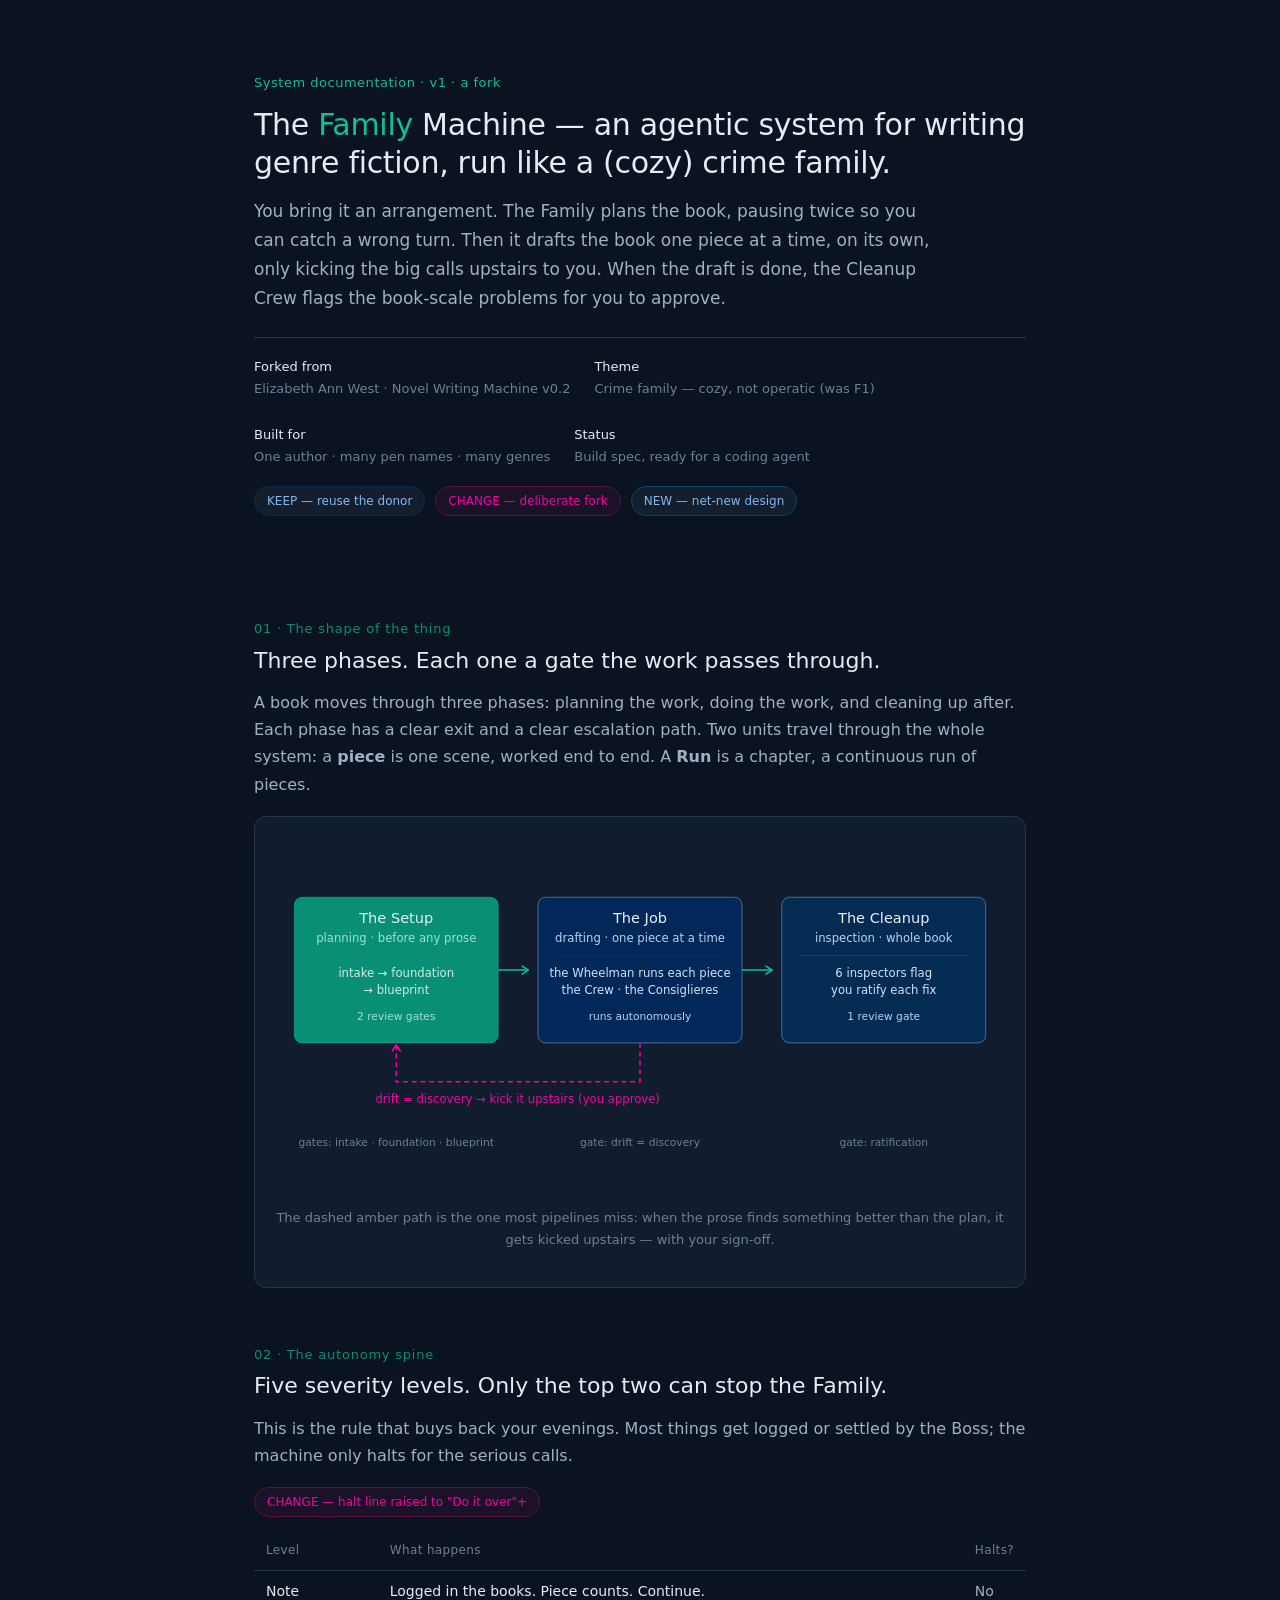
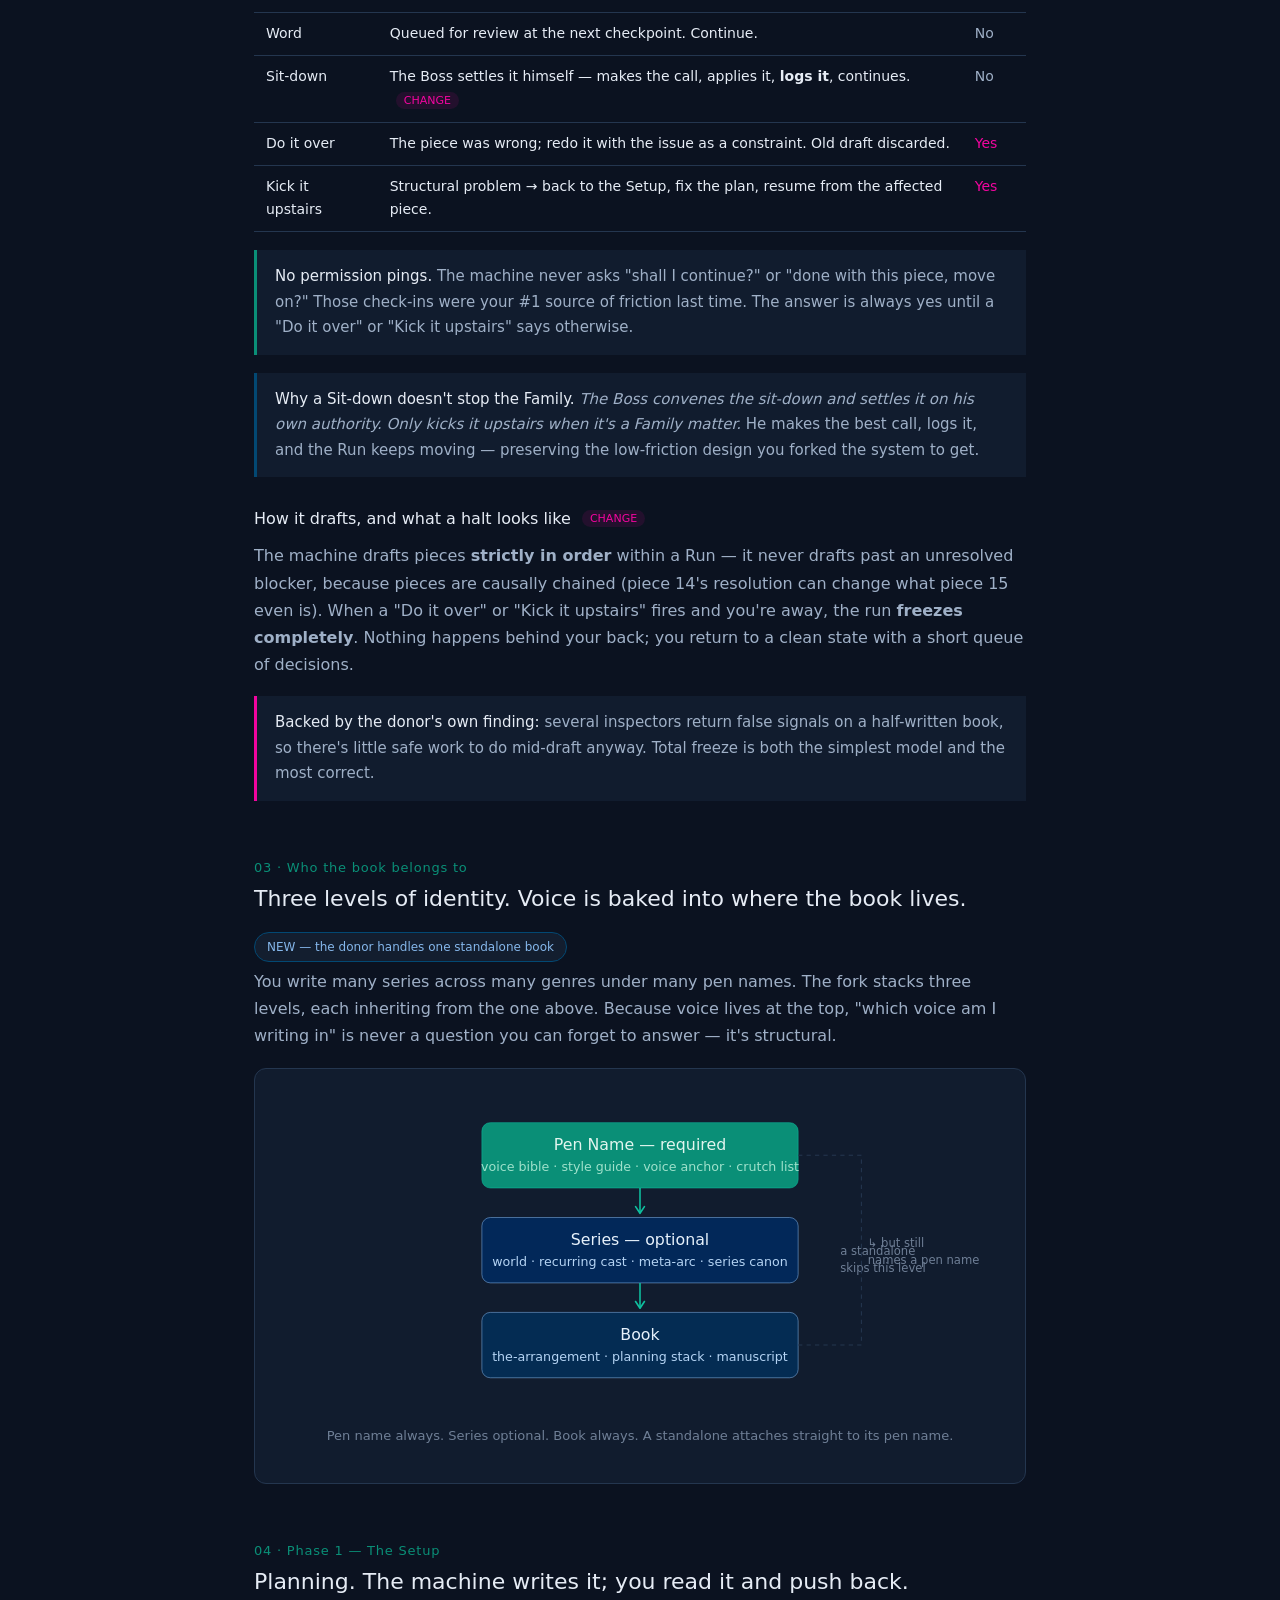
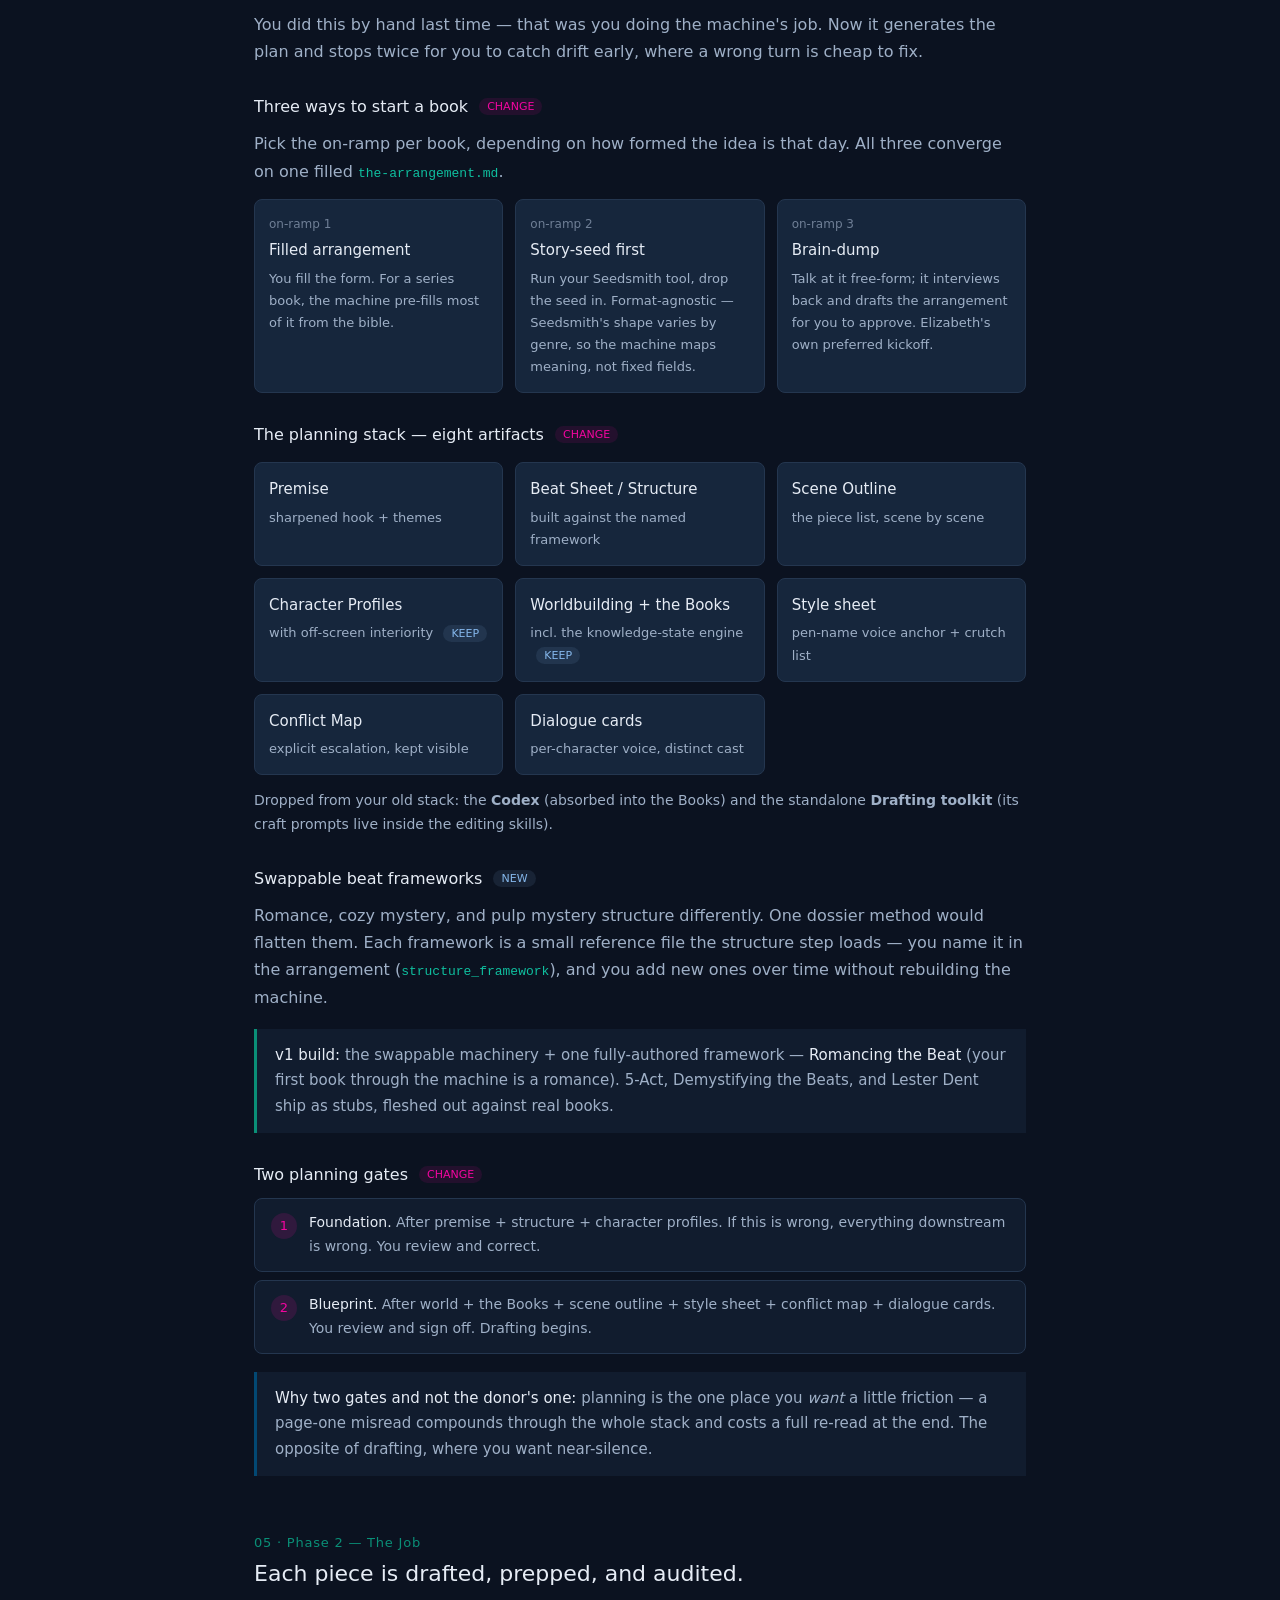
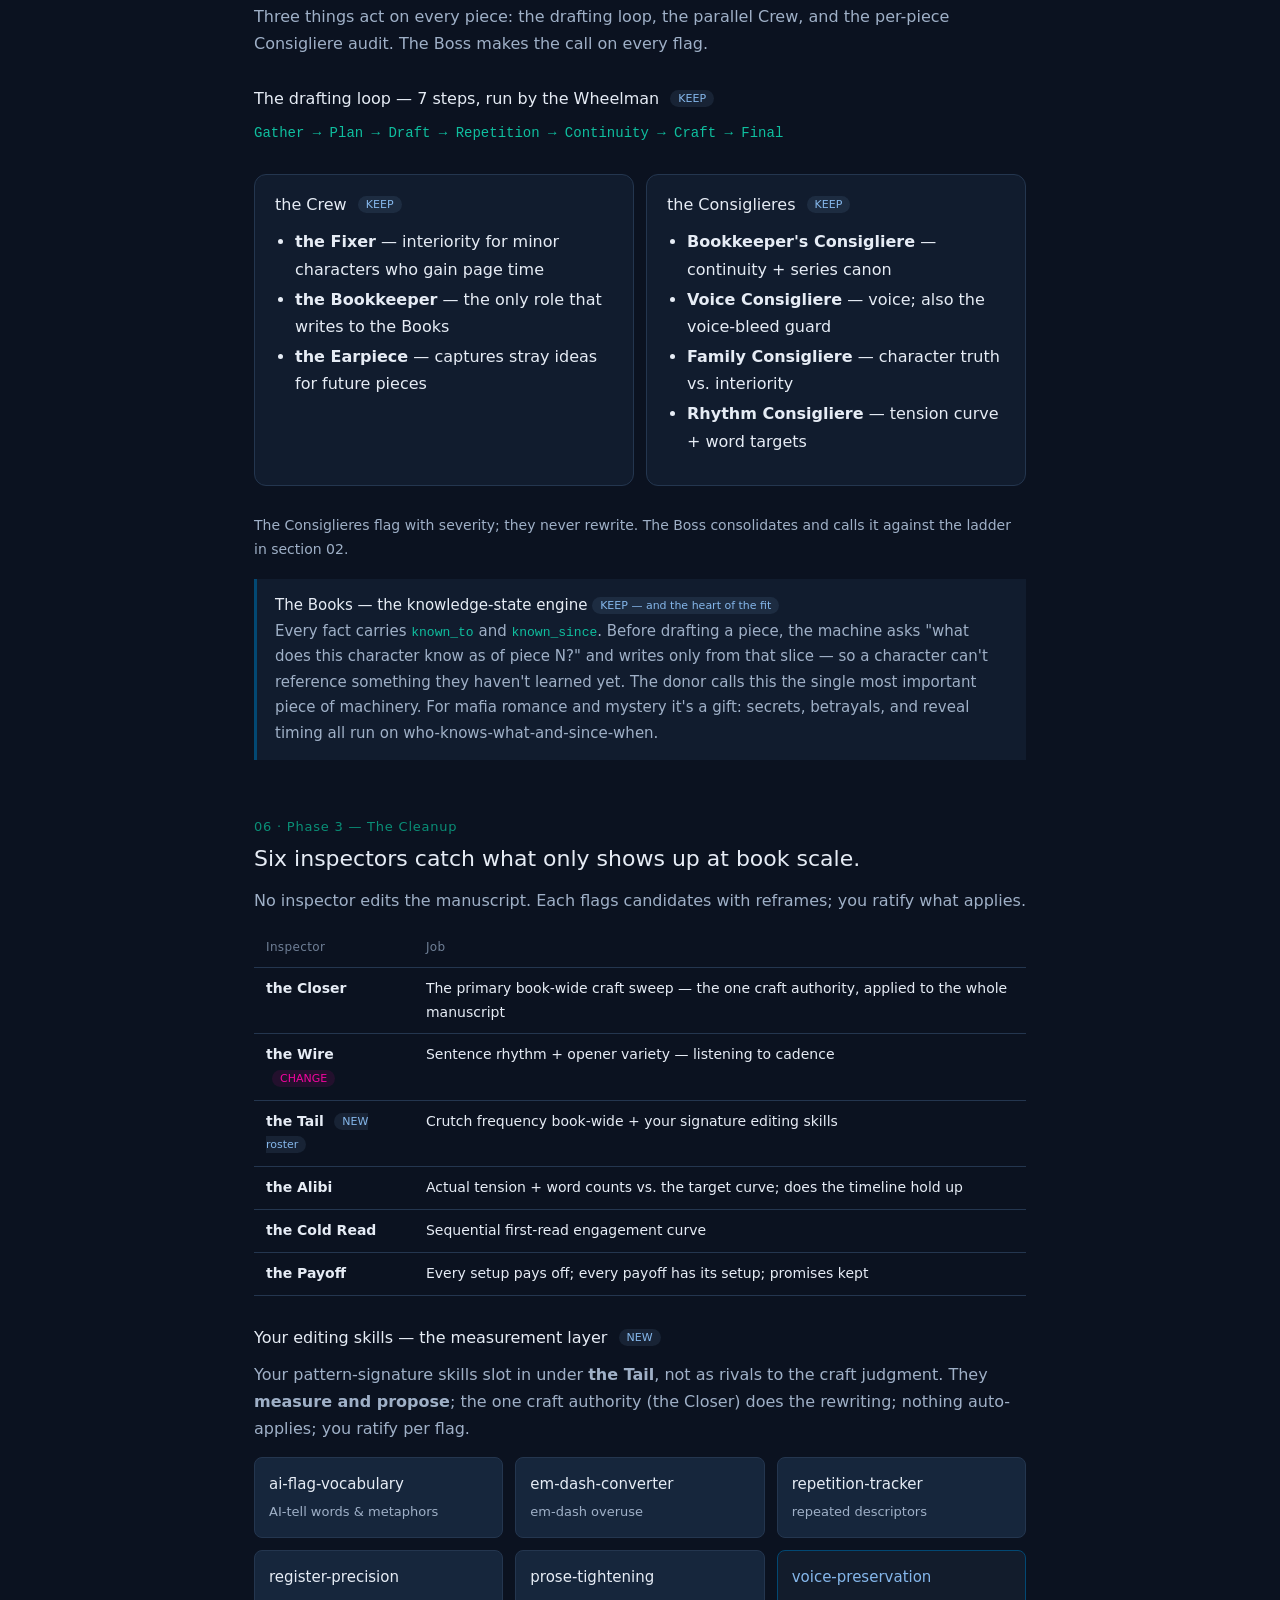
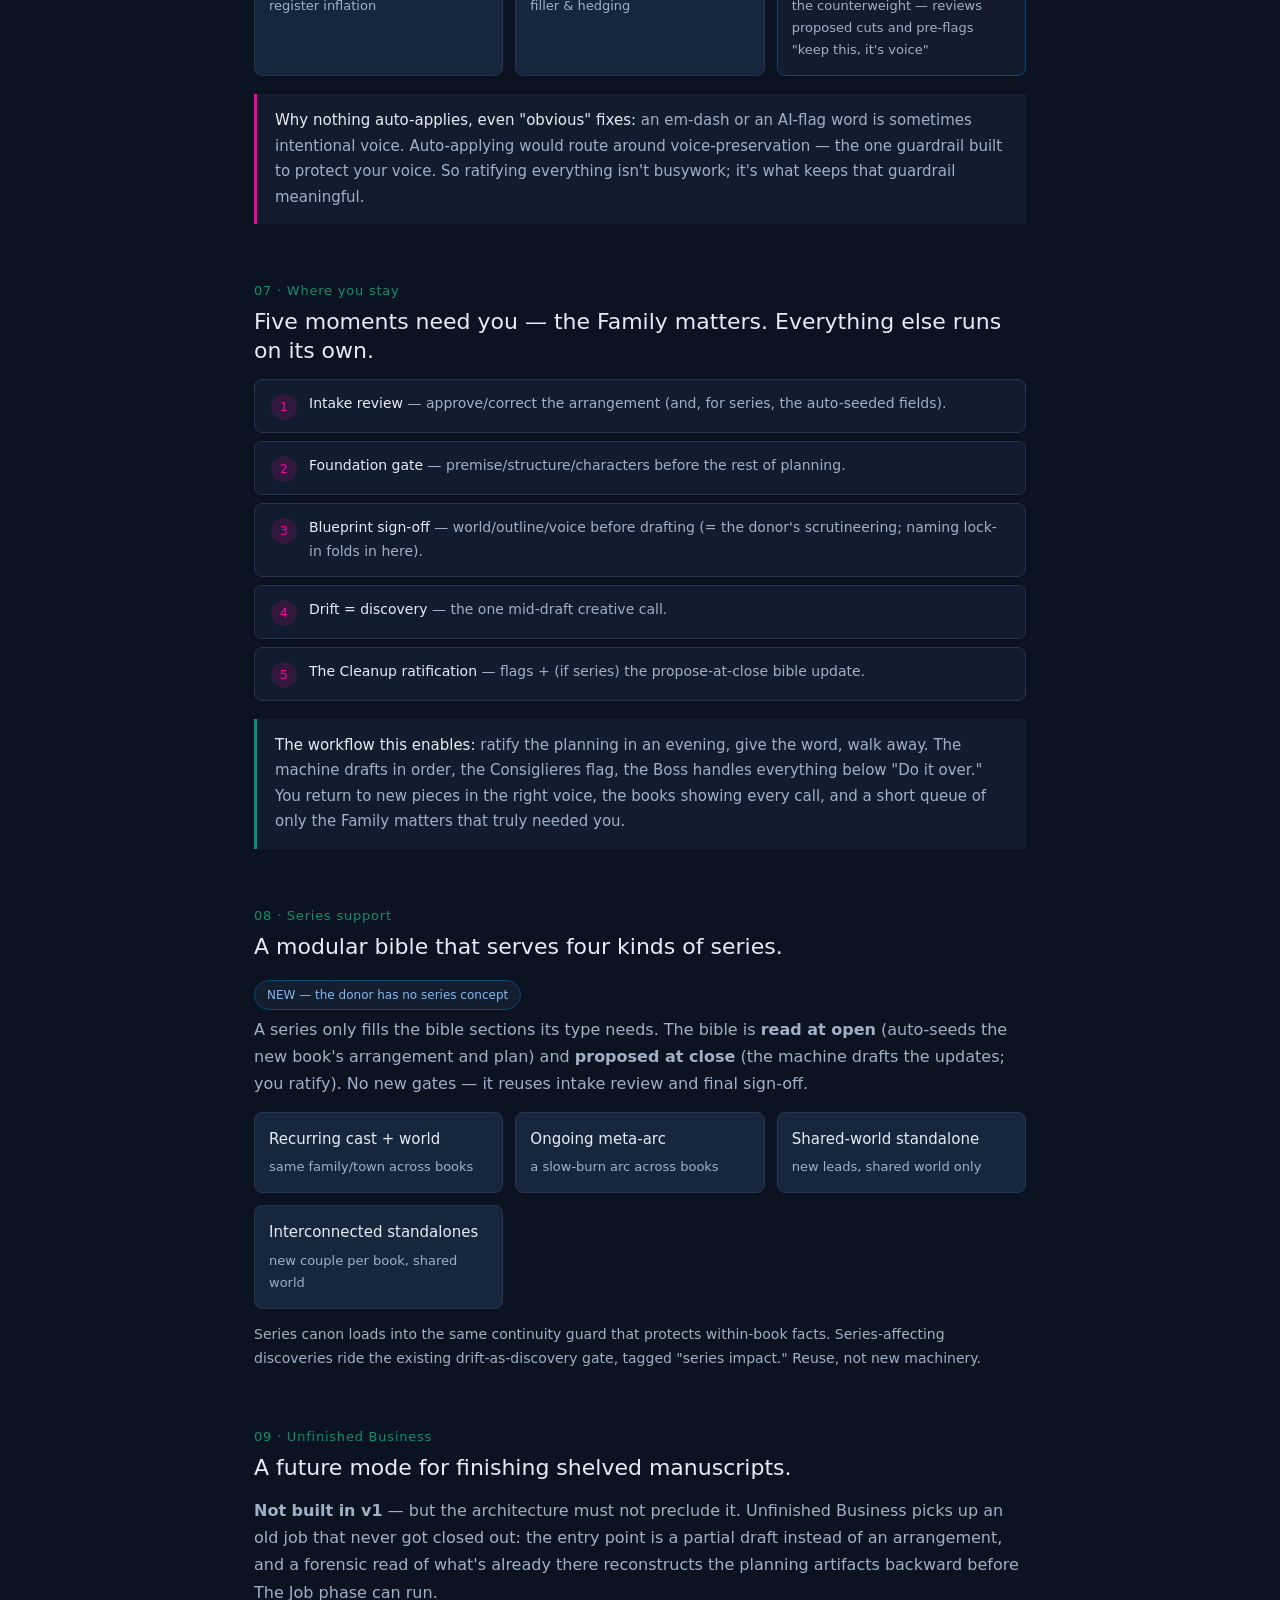
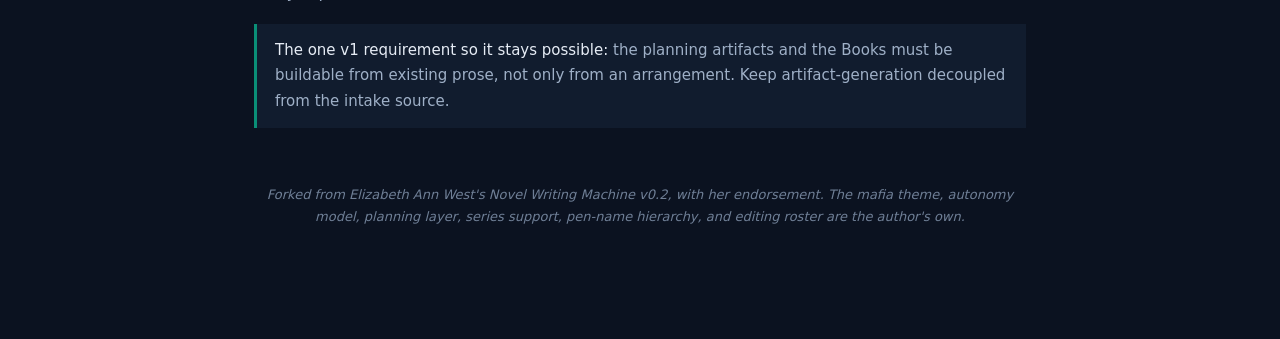
<file: dev-docs/the-backroom/FAMILY-MACHINE-visual-spec.html>
<!DOCTYPE html>
<html lang="en">
<head>
<meta charset="UTF-8">
<meta name="viewport" content="width=device-width, initial-scale=1.0">
<title>The Family Machine — System Documentation (v1)</title>
<style>
  :root{
    --bg:#0b1220;
    --surface:#111c2e;
    --surface-2:#16263c;
    --line:#24364f;
    --line-strong:#0FBF9F;
    --ink:#E6ECF5;
    --ink-soft:#9fb0c7;
    --ink-mute:#6f7f96;
    --teal:#0a8f77;
    --teal-bright:#0FBF9F;
    --green:#85B7EB;
    --green-deep:#024873;
    --blue:#85B7EB;
    --amber:#F2059F;
    --teal-900:#04342C;
    --teal-800:#0a8f77;
    --green-900:#024873;
    --blue-900:#042C53;
  }
  *{box-sizing:border-box;}
  html{scroll-behavior:smooth;}
  body{
    margin:0;
    background:var(--bg);
    color:var(--ink);
    font-family: system-ui, -apple-system, "Segoe UI", Roboto, sans-serif;
    font-weight:400;
    line-height:1.7;
    font-size:16px;
    -webkit-font-smoothing:antialiased;
  }
  .wrap{max-width:820px;margin:0 auto;padding:0 24px 96px;}
  header.hero{max-width:820px;margin:0 auto;padding:72px 24px 40px;}
  .kicker{font-size:13px;letter-spacing:.04em;color:var(--teal-bright);font-weight:500;margin:0 0 12px;}
  h1{font-size:30px;font-weight:500;line-height:1.25;margin:0 0 16px;letter-spacing:-.01em;}
  h1 .accent{color:var(--teal-bright);}
  .lede{font-size:17px;color:var(--ink-soft);margin:0 0 24px;max-width:680px;}
  .meta-row{display:flex;flex-wrap:wrap;gap:24px;font-size:13px;color:var(--ink-mute);border-top:.5px solid var(--line);padding-top:18px;}
  .meta-row b{color:var(--ink);font-weight:500;display:block;}

  section{margin-top:56px;}
  .sec-num{font-size:13px;color:var(--teal);font-weight:500;letter-spacing:.06em;}
  h2{font-size:22px;font-weight:500;margin:6px 0 14px;line-height:1.3;}
  h3{font-size:16px;font-weight:500;margin:28px 0 10px;color:var(--ink);}
  p{margin:0 0 14px;}
  .soft{color:var(--ink-soft);}

  .legend{display:flex;gap:10px;flex-wrap:wrap;margin:18px 0 6px;}
  .tag{font-size:12px;font-weight:500;padding:4px 12px;border-radius:999px;border:.5px solid var(--line);}
  .tag.keep{color:var(--blue);border-color:var(--blue-900);background:rgba(133,183,235,.07);}
  .tag.change{color:var(--amber);border-color:#5a1540;background:rgba(242,5,159,.07);}
  .tag.new{color:var(--green);border-color:var(--green-900);background:rgba(133,183,235,.07);}

  .pill{font-size:11px;font-weight:500;padding:2px 8px;border-radius:999px;vertical-align:middle;margin-left:6px;}
  .pill.keep{color:var(--blue);background:rgba(133,183,235,.10);}
  .pill.change{color:var(--amber);background:rgba(242,5,159,.10);}
  .pill.new{color:var(--green);background:rgba(133,183,235,.10);}

  .card{background:var(--surface);border:.5px solid var(--line);border-radius:12px;padding:1rem 1.25rem;margin:14px 0;}
  .card.feature{border:2px solid var(--line-strong);}
  .card h3{margin-top:0;}

  ul{margin:0 0 14px;padding-left:20px;}
  li{margin:6px 0;}
  ul.tight li{margin:3px 0;}

  table{width:100%;border-collapse:collapse;margin:14px 0;font-size:14px;}
  th,td{text-align:left;padding:9px 12px;border-bottom:.5px solid var(--line);vertical-align:top;}
  th{color:var(--ink-mute);font-weight:500;font-size:12px;letter-spacing:.03em;}
  td code, .mono{font-family:ui-monospace,"SF Mono",Menlo,Consolas,monospace;font-size:13px;color:var(--teal-bright);}
  .sev td:first-child{font-weight:500;}

  .callout{border-left:3px solid var(--teal);border-radius:0;background:var(--surface);padding:14px 18px;margin:18px 0;color:var(--ink-soft);font-size:15px;}
  .callout b{color:var(--ink);font-weight:500;}
  .callout.why{border-left-color:var(--green-deep);}
  .callout.warn{border-left-color:var(--amber);}

  .grid{display:grid;grid-template-columns:repeat(auto-fit,minmax(220px,1fr));gap:12px;margin:14px 0;}
  .mini{background:var(--surface-2);border:.5px solid var(--line);border-radius:8px;padding:14px;}
  .mini .lbl{font-size:12px;color:var(--ink-mute);margin-bottom:4px;}
  .mini .nm{font-size:15px;font-weight:500;color:var(--ink);}
  .mini .ds{font-size:13px;color:var(--ink-soft);margin-top:4px;}

  .gate{display:flex;align-items:flex-start;gap:12px;background:var(--surface);border:.5px solid var(--line);border-radius:8px;padding:12px 16px;margin:8px 0;}
  .gate .dot{flex:none;width:26px;height:26px;border-radius:999px;background:rgba(242,5,159,.14);color:var(--amber);font-size:13px;font-weight:500;display:flex;align-items:center;justify-content:center;margin-top:2px;}
  .gate .g-body b{color:var(--ink);font-weight:500;}
  .gate .g-body{font-size:14px;color:var(--ink-soft);}

  .figcap{font-size:13px;color:var(--ink-mute);text-align:center;margin-top:10px;}
  .diagram-wrap{background:var(--surface);border:.5px solid var(--line);border-radius:12px;padding:22px 16px;margin:18px 0;overflow-x:auto;}

  hr{border:none;border-top:.5px solid var(--line);margin:36px 0;}
  .end{font-size:13px;color:var(--ink-mute);text-align:center;margin-top:56px;font-style:italic;}
  a{color:var(--teal-bright);}
</style>
</head>
<body>

<header class="hero">
  <p class="kicker">System documentation · v1 · a fork</p>
  <h1>The <span class="accent">Family</span> Machine — an agentic system for writing genre fiction, run like a (cozy) crime family.</h1>
  <p class="lede">You bring it an arrangement. The Family plans the book, pausing twice so you can catch a wrong turn. Then it drafts the book one piece at a time, on its own, only kicking the big calls upstairs to you. When the draft is done, the Cleanup Crew flags the book-scale problems for you to approve.</p>
  <div class="meta-row">
    <div><b>Forked from</b>Elizabeth Ann West · Novel Writing Machine v0.2</div>
    <div><b>Theme</b>Crime family — cozy, not operatic (was F1)</div>
    <div><b>Built for</b>One author · many pen names · many genres</div>
    <div><b>Status</b>Build spec, ready for a coding agent</div>
  </div>
  <div class="legend">
    <span class="tag keep">KEEP — reuse the donor</span>
    <span class="tag change">CHANGE — deliberate fork</span>
    <span class="tag new">NEW — net-new design</span>
  </div>
</header>

<div class="wrap">

<!-- ============ THE SHAPE ============ -->
<section id="shape">
  <div class="sec-num">01 · The shape of the thing</div>
  <h2>Three phases. Each one a gate the work passes through.</h2>
  <p class="soft">A book moves through three phases: planning the work, doing the work, and cleaning up after. Each phase has a clear exit and a clear escalation path. Two units travel through the whole system: a <b>piece</b> is one scene, worked end to end. A <b>Run</b> is a chapter, a continuous run of pieces.</p>

  <div class="diagram-wrap">
    <svg viewBox="0 0 760 360" xmlns="http://www.w3.org/2000/svg" width="100%" role="img" aria-label="Three-phase pipeline: The Setup, The Job, The Cleanup">
      <defs>
        <marker id="arrow" viewBox="0 0 10 10" refX="8" refY="5" markerWidth="7" markerHeight="7" orient="auto-start-reverse">
          <path d="M2 1L8 5L2 9" fill="none" stroke="#0FBF9F" stroke-width="1.5" stroke-linecap="round" stroke-linejoin="round"/>
        </marker>
        <marker id="arrowback" viewBox="0 0 10 10" refX="8" refY="5" markerWidth="7" markerHeight="7" orient="auto-start-reverse">
          <path d="M2 1L8 5L2 9" fill="none" stroke="#F2059F" stroke-width="1.5" stroke-linecap="round" stroke-linejoin="round"/>
        </marker>
      </defs>

      <rect x="24" y="60" width="210" height="150" rx="8" fill="#0a8f77" stroke="#0FBF9F" stroke-width="0.5"/>
      <text x="129" y="86" text-anchor="middle" fill="#E1F5EE" font-family="system-ui" font-size="15" font-weight="500">The Setup</text>
      <text x="129" y="106" text-anchor="middle" fill="#9FE1CB" font-family="system-ui" font-size="12">planning · before any prose</text>
      <line x1="44" y1="120" x2="214" y2="120" stroke="#0a8f77" stroke-width="0.5"/>
      <text x="129" y="142" text-anchor="middle" fill="#cfeee2" font-family="system-ui" font-size="12">intake → foundation</text>
      <text x="129" y="160" text-anchor="middle" fill="#cfeee2" font-family="system-ui" font-size="12">→ blueprint</text>
      <text x="129" y="186" text-anchor="middle" fill="#9FE1CB" font-family="system-ui" font-size="11">2 review gates</text>

      <rect x="275" y="60" width="210" height="150" rx="8" fill="#022859" stroke="#85B7EB" stroke-width="0.5"/>
      <text x="380" y="86" text-anchor="middle" fill="#E6F1FB" font-family="system-ui" font-size="15" font-weight="500">The Job</text>
      <text x="380" y="106" text-anchor="middle" fill="#B5D4F4" font-family="system-ui" font-size="12">drafting · one piece at a time</text>
      <line x1="295" y1="120" x2="465" y2="120" stroke="#024873" stroke-width="0.5"/>
      <text x="380" y="142" text-anchor="middle" fill="#cfe2f7" font-family="system-ui" font-size="12">the Wheelman runs each piece</text>
      <text x="380" y="160" text-anchor="middle" fill="#cfe2f7" font-family="system-ui" font-size="12">the Crew · the Consiglieres</text>
      <text x="380" y="186" text-anchor="middle" fill="#B5D4F4" font-family="system-ui" font-size="11">runs autonomously</text>

      <rect x="526" y="60" width="210" height="150" rx="8" fill="#042C53" stroke="#85B7EB" stroke-width="0.5"/>
      <text x="631" y="86" text-anchor="middle" fill="#E6F1FB" font-family="system-ui" font-size="15" font-weight="500">The Cleanup</text>
      <text x="631" y="106" text-anchor="middle" fill="#B5D4F4" font-family="system-ui" font-size="12">inspection · whole book</text>
      <line x1="546" y1="120" x2="716" y2="120" stroke="#185FA5" stroke-width="0.5"/>
      <text x="631" y="142" text-anchor="middle" fill="#cfe2f7" font-family="system-ui" font-size="12">6 inspectors flag</text>
      <text x="631" y="160" text-anchor="middle" fill="#cfe2f7" font-family="system-ui" font-size="12">you ratify each fix</text>
      <text x="631" y="186" text-anchor="middle" fill="#B5D4F4" font-family="system-ui" font-size="11">1 review gate</text>

      <path d="M234 135 L265 135" fill="none" stroke="#0FBF9F" stroke-width="1.5" marker-end="url(#arrow)"/>
      <path d="M485 135 L516 135" fill="none" stroke="#0FBF9F" stroke-width="1.5" marker-end="url(#arrow)"/>

      <path d="M380 210 L380 250 L129 250 L129 212" fill="none" stroke="#F2059F" stroke-width="1.5" stroke-dasharray="5 4" marker-end="url(#arrowback)"/>
      <text x="254" y="272" text-anchor="middle" fill="#F2059F" font-family="system-ui" font-size="12">drift = discovery → kick it upstairs (you approve)</text>

      <text x="129" y="316" text-anchor="middle" fill="#6f7f96" font-family="system-ui" font-size="11">gates: intake · foundation · blueprint</text>
      <text x="380" y="316" text-anchor="middle" fill="#6f7f96" font-family="system-ui" font-size="11">gate: drift = discovery</text>
      <text x="631" y="316" text-anchor="middle" fill="#6f7f96" font-family="system-ui" font-size="11">gate: ratification</text>
    </svg>
    <p class="figcap">The dashed amber path is the one most pipelines miss: when the prose finds something better than the plan, it gets kicked upstairs — with your sign-off.</p>
  </div>
</section>

<!-- ============ SEVERITY ============ -->
<section id="severity">
  <div class="sec-num">02 · The autonomy spine</div>
  <h2>Five severity levels. Only the top two can stop the Family.</h2>
  <p class="soft">This is the rule that buys back your evenings. Most things get logged or settled by the Boss; the machine only halts for the serious calls.</p>
  <div class="legend"><span class="tag change">CHANGE — halt line raised to "Do it over"+</span></div>
  <table class="sev">
    <tr><th>Level</th><th>What happens</th><th>Halts?</th></tr>
    <tr><td>Note</td><td>Logged in the books. Piece counts. Continue.</td><td class="soft">No</td></tr>
    <tr><td>Word</td><td>Queued for review at the next checkpoint. Continue.</td><td class="soft">No</td></tr>
    <tr><td>Sit-down</td><td>The Boss settles it himself — makes the call, applies it, <b>logs it</b>, continues. <span class="pill change">CHANGE</span></td><td class="soft">No</td></tr>
    <tr><td>Do it over</td><td>The piece was wrong; redo it with the issue as a constraint. Old draft discarded.</td><td style="color:var(--amber)">Yes</td></tr>
    <tr><td>Kick it upstairs</td><td>Structural problem → back to the Setup, fix the plan, resume from the affected piece.</td><td style="color:var(--amber)">Yes</td></tr>
  </table>
  <div class="callout"><b>No permission pings.</b> The machine never asks "shall I continue?" or "done with this piece, move on?" Those check-ins were your #1 source of friction last time. The answer is always yes until a "Do it over" or "Kick it upstairs" says otherwise.</div>
  <div class="callout why"><b>Why a Sit-down doesn't stop the Family.</b> <i>The Boss convenes the sit-down and settles it on his own authority. Only kicks it upstairs when it's a Family matter.</i> He makes the best call, logs it, and the Run keeps moving — preserving the low-friction design you forked the system to get.</div>

  <h3>How it drafts, and what a halt looks like <span class="pill change">CHANGE</span></h3>
  <p class="soft">The machine drafts pieces <b>strictly in order</b> within a Run — it never drafts past an unresolved blocker, because pieces are causally chained (piece 14's resolution can change what piece 15 even is). When a "Do it over" or "Kick it upstairs" fires and you're away, the run <b>freezes completely</b>. Nothing happens behind your back; you return to a clean state with a short queue of decisions.</p>
  <div class="callout warn"><b>Backed by the donor's own finding:</b> several inspectors return false signals on a half-written book, so there's little safe work to do mid-draft anyway. Total freeze is both the simplest model and the most correct.</div>
</section>

<!-- ============ IDENTITY ============ -->
<section id="identity">
  <div class="sec-num">03 · Who the book belongs to</div>
  <h2>Three levels of identity. Voice is baked into where the book lives.</h2>
  <div class="legend"><span class="tag new">NEW — the donor handles one standalone book</span></div>
  <p class="soft">You write many series across many genres under many pen names. The fork stacks three levels, each inheriting from the one above. Because voice lives at the top, "which voice am I writing in" is never a question you can forget to answer — it's structural.</p>

  <div class="diagram-wrap">
    <svg viewBox="0 0 700 300" xmlns="http://www.w3.org/2000/svg" width="100%" role="img" aria-label="Three-level hierarchy: Pen Name, Series, Book">
      <defs>
        <marker id="arrow2" viewBox="0 0 10 10" refX="8" refY="5" markerWidth="7" markerHeight="7" orient="auto-start-reverse">
          <path d="M2 1L8 5L2 9" fill="none" stroke="#0FBF9F" stroke-width="1.5" stroke-linecap="round" stroke-linejoin="round"/>
        </marker>
      </defs>
      <rect x="200" y="30" width="300" height="62" rx="8" fill="#0a8f77" stroke="#0FBF9F" stroke-width="0.5"/>
      <text x="350" y="56" text-anchor="middle" fill="#E1F5EE" font-family="system-ui" font-size="15" font-weight="500">Pen Name — required</text>
      <text x="350" y="76" text-anchor="middle" fill="#9FE1CB" font-family="system-ui" font-size="12">voice bible · style guide · voice anchor · crutch list</text>

      <rect x="200" y="120" width="300" height="62" rx="8" fill="#022859" stroke="#85B7EB" stroke-width="0.5"/>
      <text x="350" y="146" text-anchor="middle" fill="#E6F1FB" font-family="system-ui" font-size="15" font-weight="500">Series — optional</text>
      <text x="350" y="166" text-anchor="middle" fill="#B5D4F4" font-family="system-ui" font-size="12">world · recurring cast · meta-arc · series canon</text>

      <rect x="200" y="210" width="300" height="62" rx="8" fill="#042C53" stroke="#85B7EB" stroke-width="0.5"/>
      <text x="350" y="236" text-anchor="middle" fill="#E6F1FB" font-family="system-ui" font-size="15" font-weight="500">Book</text>
      <text x="350" y="256" text-anchor="middle" fill="#B5D4F4" font-family="system-ui" font-size="12">the-arrangement · planning stack · manuscript</text>

      <path d="M350 92 L350 116" fill="none" stroke="#0FBF9F" stroke-width="1.5" marker-end="url(#arrow2)"/>
      <path d="M350 182 L350 206" fill="none" stroke="#0FBF9F" stroke-width="1.5" marker-end="url(#arrow2)"/>

      <text x="540" y="156" fill="#6f7f96" font-family="system-ui" font-size="11">a standalone</text>
      <text x="540" y="172" fill="#6f7f96" font-family="system-ui" font-size="11">skips this level</text>
      <path d="M500 61 L560 61 L560 241 L500 241" fill="none" stroke="#24364f" stroke-width="1" stroke-dasharray="4 4"/>
      <text x="566" y="148" fill="#6f7f96" font-family="system-ui" font-size="11">↳ but still</text>
      <text x="566" y="164" fill="#6f7f96" font-family="system-ui" font-size="11">names a pen name</text>
    </svg>
    <p class="figcap">Pen name always. Series optional. Book always. A standalone attaches straight to its pen name.</p>
  </div>
</section>

<!-- ============ THE SETUP ============ -->
<section id="setup">
  <div class="sec-num">04 · Phase 1 — The Setup</div>
  <h2>Planning. The machine writes it; you read it and push back.</h2>
  <p class="soft">You did this by hand last time — that was you doing the machine's job. Now it generates the plan and stops twice for you to catch drift early, where a wrong turn is cheap to fix.</p>

  <h3>Three ways to start a book <span class="pill change">CHANGE</span></h3>
  <p class="soft">Pick the on-ramp per book, depending on how formed the idea is that day. All three converge on one filled <span class="mono">the-arrangement.md</span>.</p>
  <div class="grid">
    <div class="mini"><div class="lbl">on-ramp 1</div><div class="nm">Filled arrangement</div><div class="ds">You fill the form. For a series book, the machine pre-fills most of it from the bible.</div></div>
    <div class="mini"><div class="lbl">on-ramp 2</div><div class="nm">Story-seed first</div><div class="ds">Run your Seedsmith tool, drop the seed in. Format-agnostic — Seedsmith's shape varies by genre, so the machine maps meaning, not fixed fields.</div></div>
    <div class="mini"><div class="lbl">on-ramp 3</div><div class="nm">Brain-dump</div><div class="ds">Talk at it free-form; it interviews back and drafts the arrangement for you to approve. Elizabeth's own preferred kickoff.</div></div>
  </div>

  <h3>The planning stack — eight artifacts <span class="pill change">CHANGE</span></h3>
  <div class="grid">
    <div class="mini"><div class="nm">Premise</div><div class="ds">sharpened hook + themes</div></div>
    <div class="mini"><div class="nm">Beat Sheet / Structure</div><div class="ds">built against the named framework</div></div>
    <div class="mini"><div class="nm">Scene Outline</div><div class="ds">the piece list, scene by scene</div></div>
    <div class="mini"><div class="nm">Character Profiles</div><div class="ds">with off-screen interiority <span class="pill keep">KEEP</span></div></div>
    <div class="mini"><div class="nm">Worldbuilding + the Books</div><div class="ds">incl. the knowledge-state engine <span class="pill keep">KEEP</span></div></div>
    <div class="mini"><div class="nm">Style sheet</div><div class="ds">pen-name voice anchor + crutch list</div></div>
    <div class="mini"><div class="nm">Conflict Map</div><div class="ds">explicit escalation, kept visible</div></div>
    <div class="mini"><div class="nm">Dialogue cards</div><div class="ds">per-character voice, distinct cast</div></div>
  </div>
  <p class="soft" style="font-size:14px;">Dropped from your old stack: the <b>Codex</b> (absorbed into the Books) and the standalone <b>Drafting toolkit</b> (its craft prompts live inside the editing skills).</p>

  <h3>Swappable beat frameworks <span class="pill new">NEW</span></h3>
  <p class="soft">Romance, cozy mystery, and pulp mystery structure differently. One dossier method would flatten them. Each framework is a small reference file the structure step loads — you name it in the arrangement (<span class="mono">structure_framework</span>), and you add new ones over time without rebuilding the machine.</p>
  <div class="callout"><b>v1 build:</b> the swappable machinery + one fully-authored framework — <b>Romancing the Beat</b> (your first book through the machine is a romance). 5-Act, Demystifying the Beats, and Lester Dent ship as stubs, fleshed out against real books.</div>

  <h3>Two planning gates <span class="pill change">CHANGE</span></h3>
  <div class="gate"><div class="dot">1</div><div class="g-body"><b>Foundation.</b> After premise + structure + character profiles. If this is wrong, everything downstream is wrong. You review and correct.</div></div>
  <div class="gate"><div class="dot">2</div><div class="g-body"><b>Blueprint.</b> After world + the Books + scene outline + style sheet + conflict map + dialogue cards. You review and sign off. Drafting begins.</div></div>
  <div class="callout why"><b>Why two gates and not the donor's one:</b> planning is the one place you <i>want</i> a little friction — a page-one misread compounds through the whole stack and costs a full re-read at the end. The opposite of drafting, where you want near-silence.</div>
</section>

<!-- ============ THE JOB ============ -->
<section id="thejob">
  <div class="sec-num">05 · Phase 2 — The Job</div>
  <h2>Each piece is drafted, prepped, and audited.</h2>
  <p class="soft">Three things act on every piece: the drafting loop, the parallel Crew, and the per-piece Consigliere audit. The Boss makes the call on every flag.</p>

  <h3>The drafting loop — 7 steps, run by the Wheelman <span class="pill keep">KEEP</span></h3>
  <p class="soft mono" style="font-size:14px;">Gather → Plan → Draft → Repetition → Continuity → Craft → Final</p>

  <div class="grid">
    <div class="card"><h3>the Crew <span class="pill keep">KEEP</span></h3>
      <ul class="tight">
        <li><b>the Fixer</b> — interiority for minor characters who gain page time</li>
        <li><b>the Bookkeeper</b> — the only role that writes to the Books</li>
        <li><b>the Earpiece</b> — captures stray ideas for future pieces</li>
      </ul>
    </div>
    <div class="card"><h3>the Consiglieres <span class="pill keep">KEEP</span></h3>
      <ul class="tight">
        <li><b>Bookkeeper's Consigliere</b> — continuity + series canon</li>
        <li><b>Voice Consigliere</b> — voice; also the voice-bleed guard</li>
        <li><b>Family Consigliere</b> — character truth vs. interiority</li>
        <li><b>Rhythm Consigliere</b> — tension curve + word targets</li>
      </ul>
    </div>
  </div>
  <p class="soft" style="font-size:14px;">The Consiglieres flag with severity; they never rewrite. The Boss consolidates and calls it against the ladder in section 02.</p>

  <div class="callout why"><b>The Books — the knowledge-state engine <span class="pill keep" style="margin-left:0;">KEEP — and the heart of the fit</span></b><br>Every fact carries <span class="mono">known_to</span> and <span class="mono">known_since</span>. Before drafting a piece, the machine asks "what does this character know as of piece N?" and writes only from that slice — so a character can't reference something they haven't learned yet. The donor calls this the single most important piece of machinery. For mafia romance and mystery it's a gift: secrets, betrayals, and reveal timing all run on who-knows-what-and-since-when.</div>
</section>

<!-- ============ THE CLEANUP ============ -->
<section id="cleanup">
  <div class="sec-num">06 · Phase 3 — The Cleanup</div>
  <h2>Six inspectors catch what only shows up at book scale.</h2>
  <p class="soft">No inspector edits the manuscript. Each flags candidates with reframes; you ratify what applies.</p>
  <table>
    <tr><th>Inspector</th><th>Job</th></tr>
    <tr><td><b>the Closer</b></td><td>The primary book-wide craft sweep — the one craft authority, applied to the whole manuscript</td></tr>
    <tr><td><b>the Wire</b> <span class="pill change">CHANGE</span></td><td>Sentence rhythm + opener variety — listening to cadence</td></tr>
    <tr><td><b>the Tail</b> <span class="pill new">NEW roster</span></td><td>Crutch frequency book-wide + your signature editing skills</td></tr>
    <tr><td><b>the Alibi</b></td><td>Actual tension + word counts vs. the target curve; does the timeline hold up</td></tr>
    <tr><td><b>the Cold Read</b></td><td>Sequential first-read engagement curve</td></tr>
    <tr><td><b>the Payoff</b></td><td>Every setup pays off; every payoff has its setup; promises kept</td></tr>
  </table>

  <h3>Your editing skills — the measurement layer <span class="pill new">NEW</span></h3>
  <p class="soft">Your pattern-signature skills slot in under <b>the Tail</b>, not as rivals to the craft judgment. They <b>measure and propose</b>; the one craft authority (the Closer) does the rewriting; nothing auto-applies; you ratify per flag.</p>
  <div class="grid">
    <div class="mini"><div class="nm">ai-flag-vocabulary</div><div class="ds">AI-tell words & metaphors</div></div>
    <div class="mini"><div class="nm">em-dash-converter</div><div class="ds">em-dash overuse</div></div>
    <div class="mini"><div class="nm">repetition-tracker</div><div class="ds">repeated descriptors</div></div>
    <div class="mini"><div class="nm">register-precision</div><div class="ds">register inflation</div></div>
    <div class="mini"><div class="nm">prose-tightening</div><div class="ds">filler & hedging</div></div>
    <div class="mini" style="border-color:var(--green-900);background:rgba(133,183,235,.06);"><div class="nm" style="color:var(--green);">voice-preservation</div><div class="ds">the counterweight — reviews proposed cuts and pre-flags "keep this, it's voice"</div></div>
  </div>
  <div class="callout warn"><b>Why nothing auto-applies, even "obvious" fixes:</b> an em-dash or an AI-flag word is sometimes intentional voice. Auto-applying would route around voice-preservation — the one guardrail built to protect your voice. So ratifying everything isn't busywork; it's what keeps that guardrail meaningful.</div>
</section>

<!-- ============ GATES ============ -->
<section id="gates">
  <div class="sec-num">07 · Where you stay</div>
  <h2>Five moments need you — the Family matters. Everything else runs on its own.</h2>
  <div class="gate"><div class="dot">1</div><div class="g-body"><b>Intake review</b> — approve/correct the arrangement (and, for series, the auto-seeded fields).</div></div>
  <div class="gate"><div class="dot">2</div><div class="g-body"><b>Foundation gate</b> — premise/structure/characters before the rest of planning.</div></div>
  <div class="gate"><div class="dot">3</div><div class="g-body"><b>Blueprint sign-off</b> — world/outline/voice before drafting (= the donor's scrutineering; naming lock-in folds in here).</div></div>
  <div class="gate"><div class="dot">4</div><div class="g-body"><b>Drift = discovery</b> — the one mid-draft creative call.</div></div>
  <div class="gate"><div class="dot">5</div><div class="g-body"><b>The Cleanup ratification</b> — flags + (if series) the propose-at-close bible update.</div></div>
  <div class="callout"><b>The workflow this enables:</b> ratify the planning in an evening, give the word, walk away. The machine drafts in order, the Consiglieres flag, the Boss handles everything below "Do it over." You return to new pieces in the right voice, the books showing every call, and a short queue of only the Family matters that truly needed you.</div>
</section>

<!-- ============ SERIES ============ -->
<section id="series">
  <div class="sec-num">08 · Series support</div>
  <h2>A modular bible that serves four kinds of series.</h2>
  <div class="legend"><span class="tag new">NEW — the donor has no series concept</span></div>
  <p class="soft">A series only fills the bible sections its type needs. The bible is <b>read at open</b> (auto-seeds the new book's arrangement and plan) and <b>proposed at close</b> (the machine drafts the updates; you ratify). No new gates — it reuses intake review and final sign-off.</p>
  <div class="grid">
    <div class="mini"><div class="nm">Recurring cast + world</div><div class="ds">same family/town across books</div></div>
    <div class="mini"><div class="nm">Ongoing meta-arc</div><div class="ds">a slow-burn arc across books</div></div>
    <div class="mini"><div class="nm">Shared-world standalone</div><div class="ds">new leads, shared world only</div></div>
    <div class="mini"><div class="nm">Interconnected standalones</div><div class="ds">new couple per book, shared world</div></div>
  </div>
  <p class="soft" style="font-size:14px;">Series canon loads into the same continuity guard that protects within-book facts. Series-affecting discoveries ride the existing drift-as-discovery gate, tagged "series impact." Reuse, not new machinery.</p>
</section>

<!-- ============ UNFINISHED BUSINESS ============ -->
<section id="unfinished">
  <div class="sec-num">09 · Unfinished Business</div>
  <h2>A future mode for finishing shelved manuscripts.</h2>
  <p class="soft"><b>Not built in v1</b> — but the architecture must not preclude it. Unfinished Business picks up an old job that never got closed out: the entry point is a partial draft instead of an arrangement, and a forensic read of what's already there reconstructs the planning artifacts backward before The Job phase can run.</p>
  <div class="callout"><b>The one v1 requirement so it stays possible:</b> the planning artifacts and the Books must be buildable from existing prose, not only from an arrangement. Keep artifact-generation decoupled from the intake source.</div>
</section>

<p class="end">Forked from Elizabeth Ann West's Novel Writing Machine v0.2, with her endorsement. The mafia theme, autonomy model, planning layer, series support, pen-name hierarchy, and editing roster are the author's own.</p>

</div>
</body>
</html>
</file>
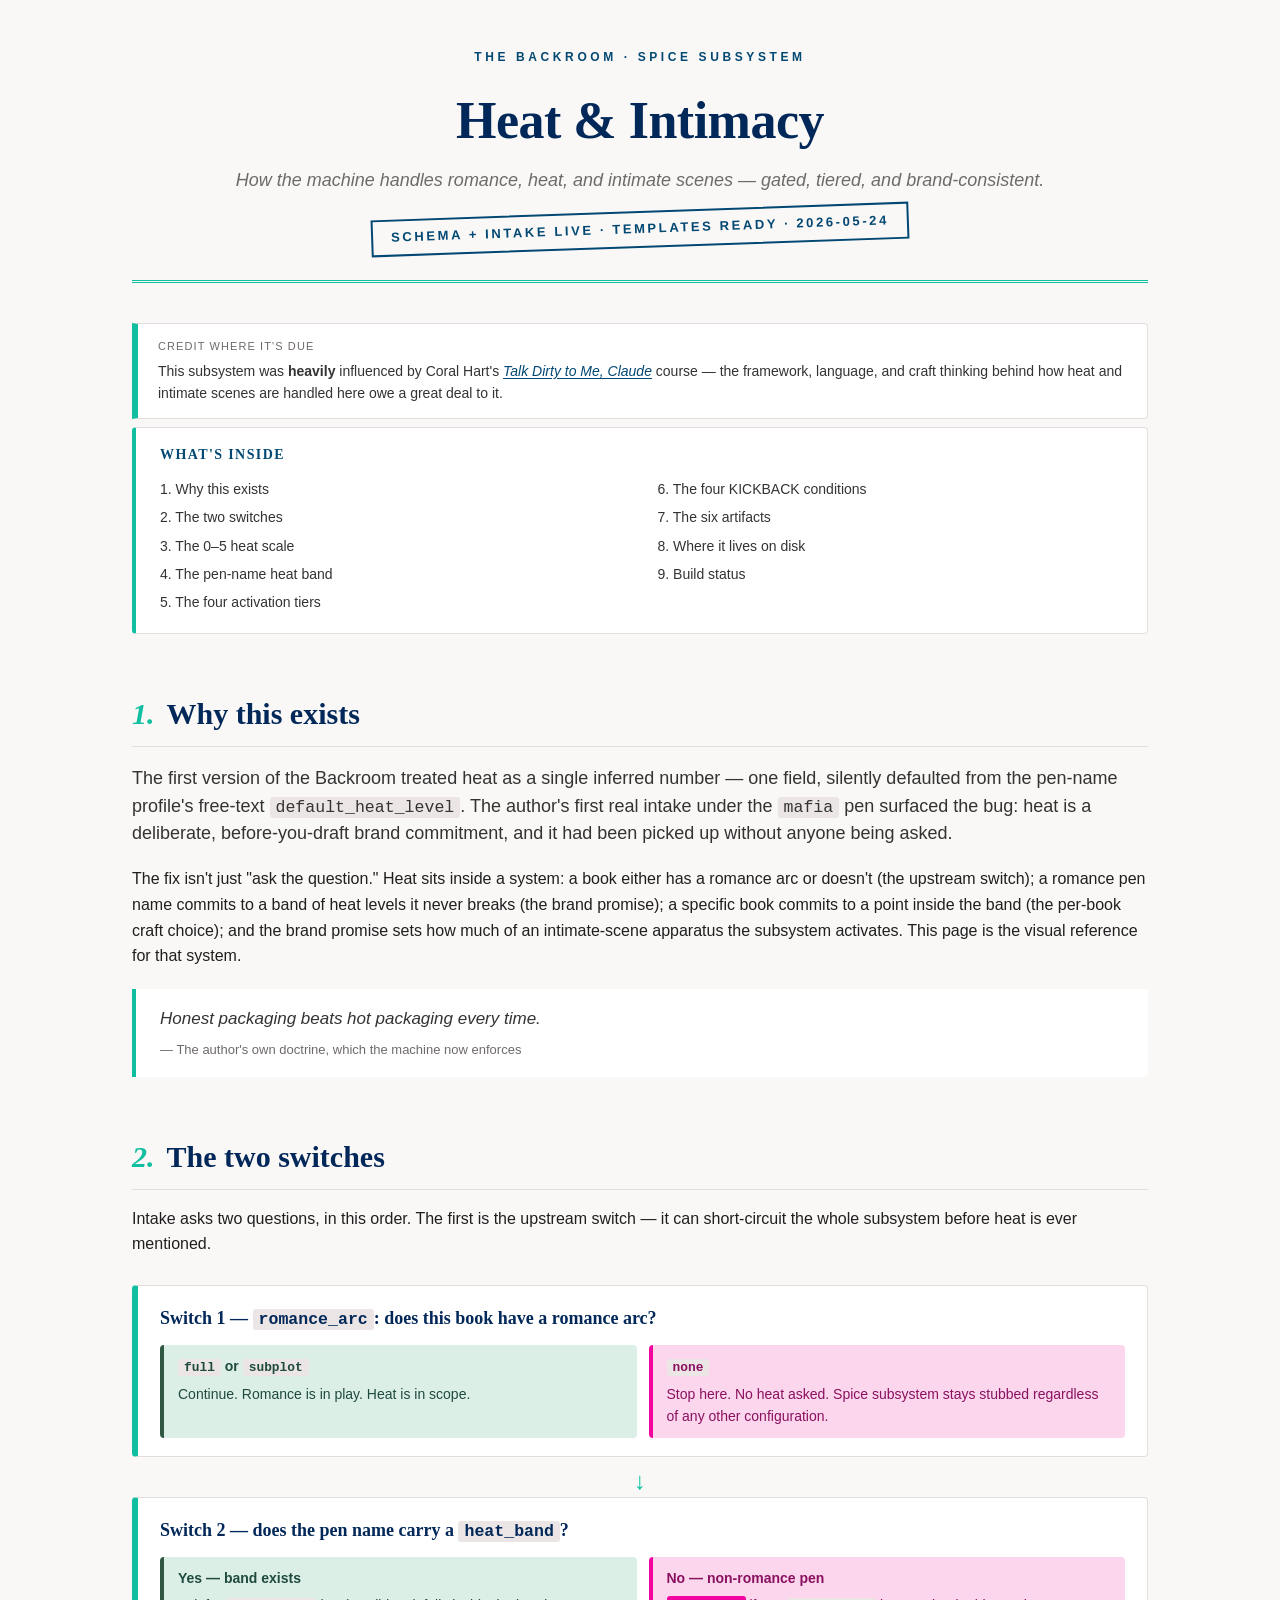
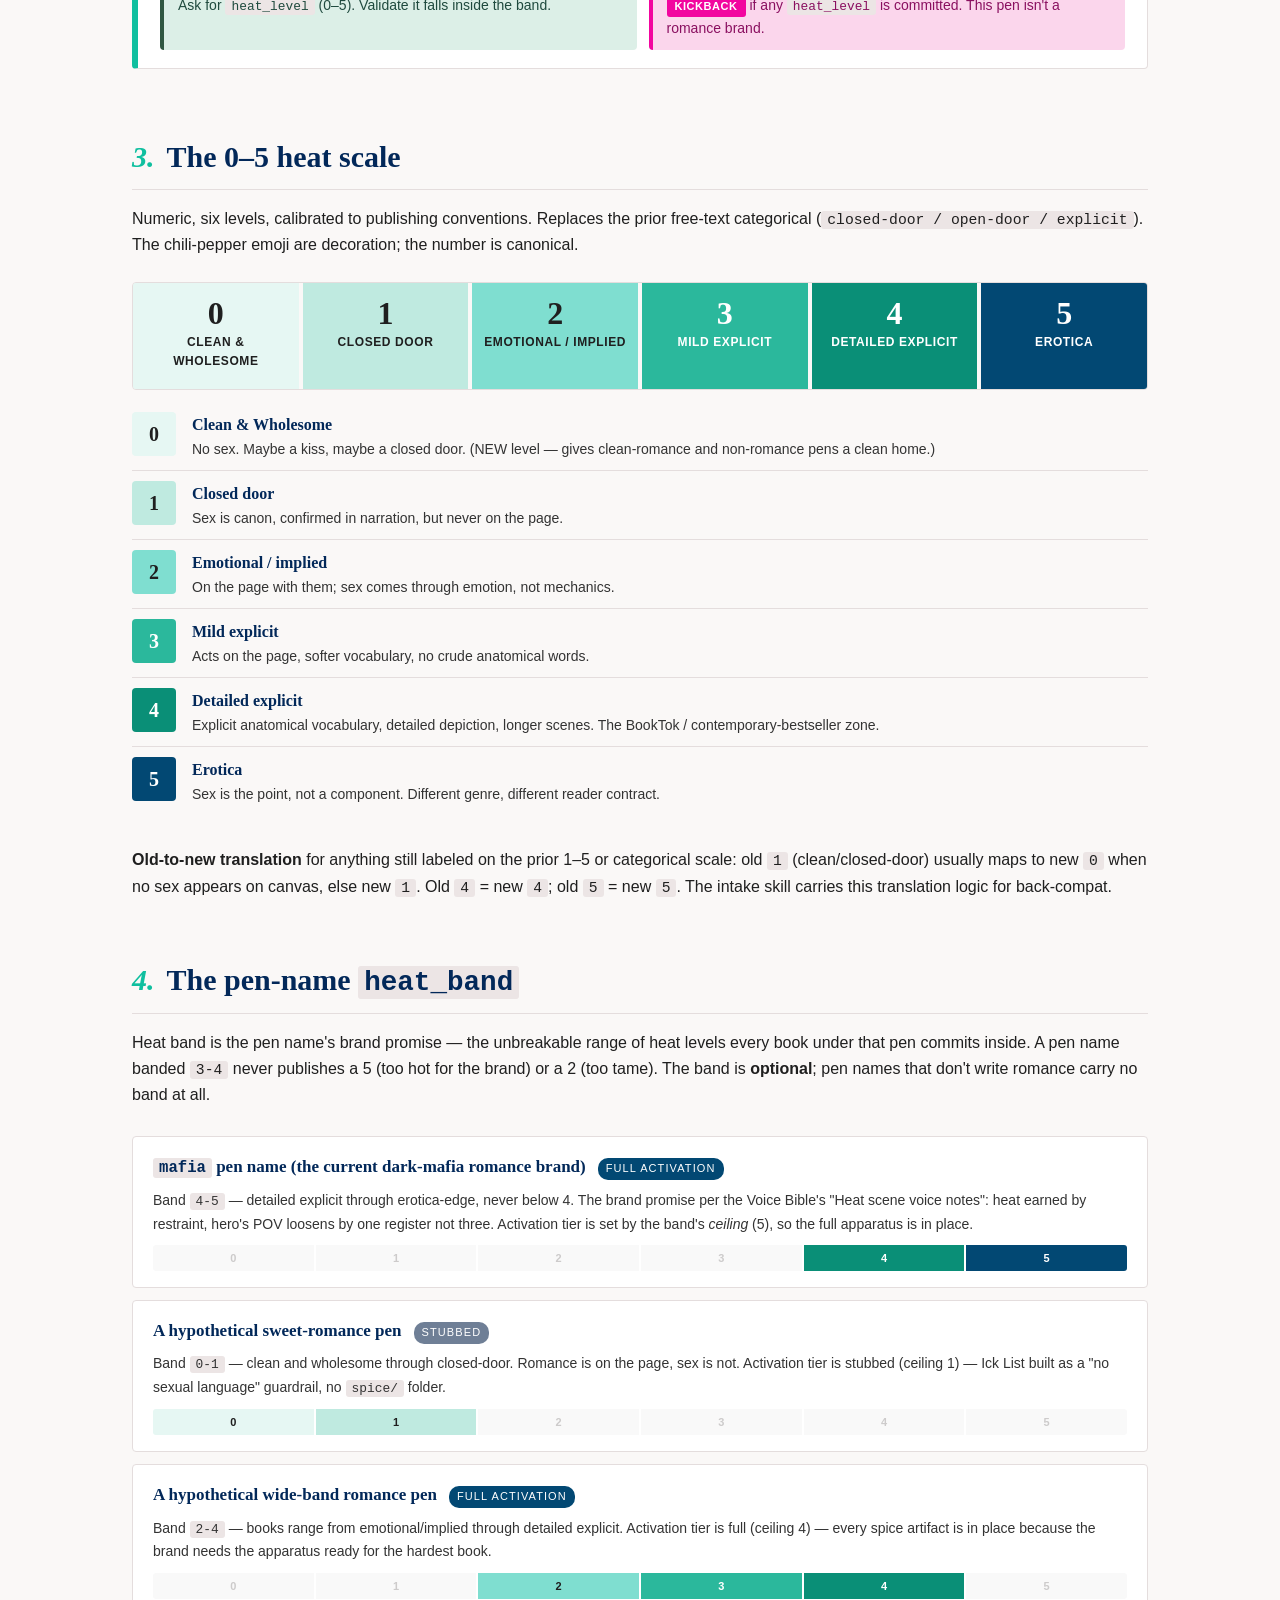
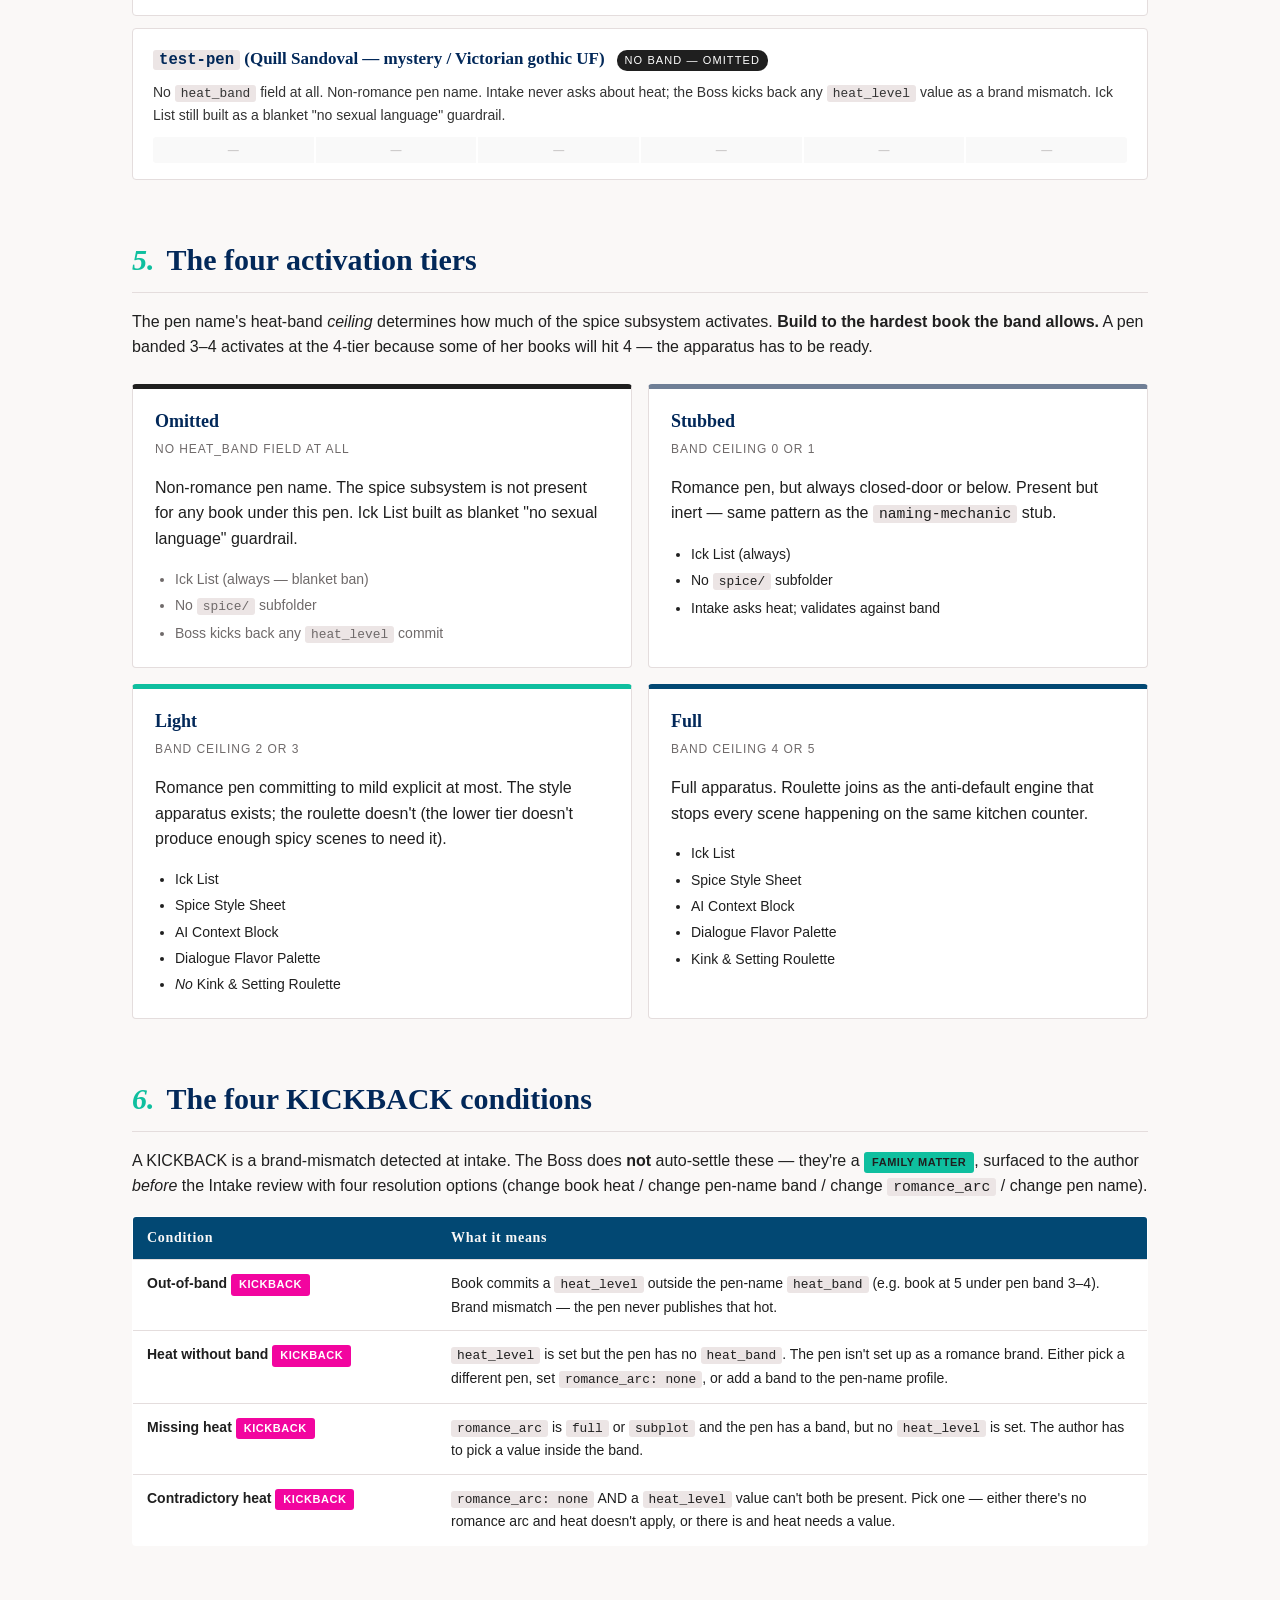
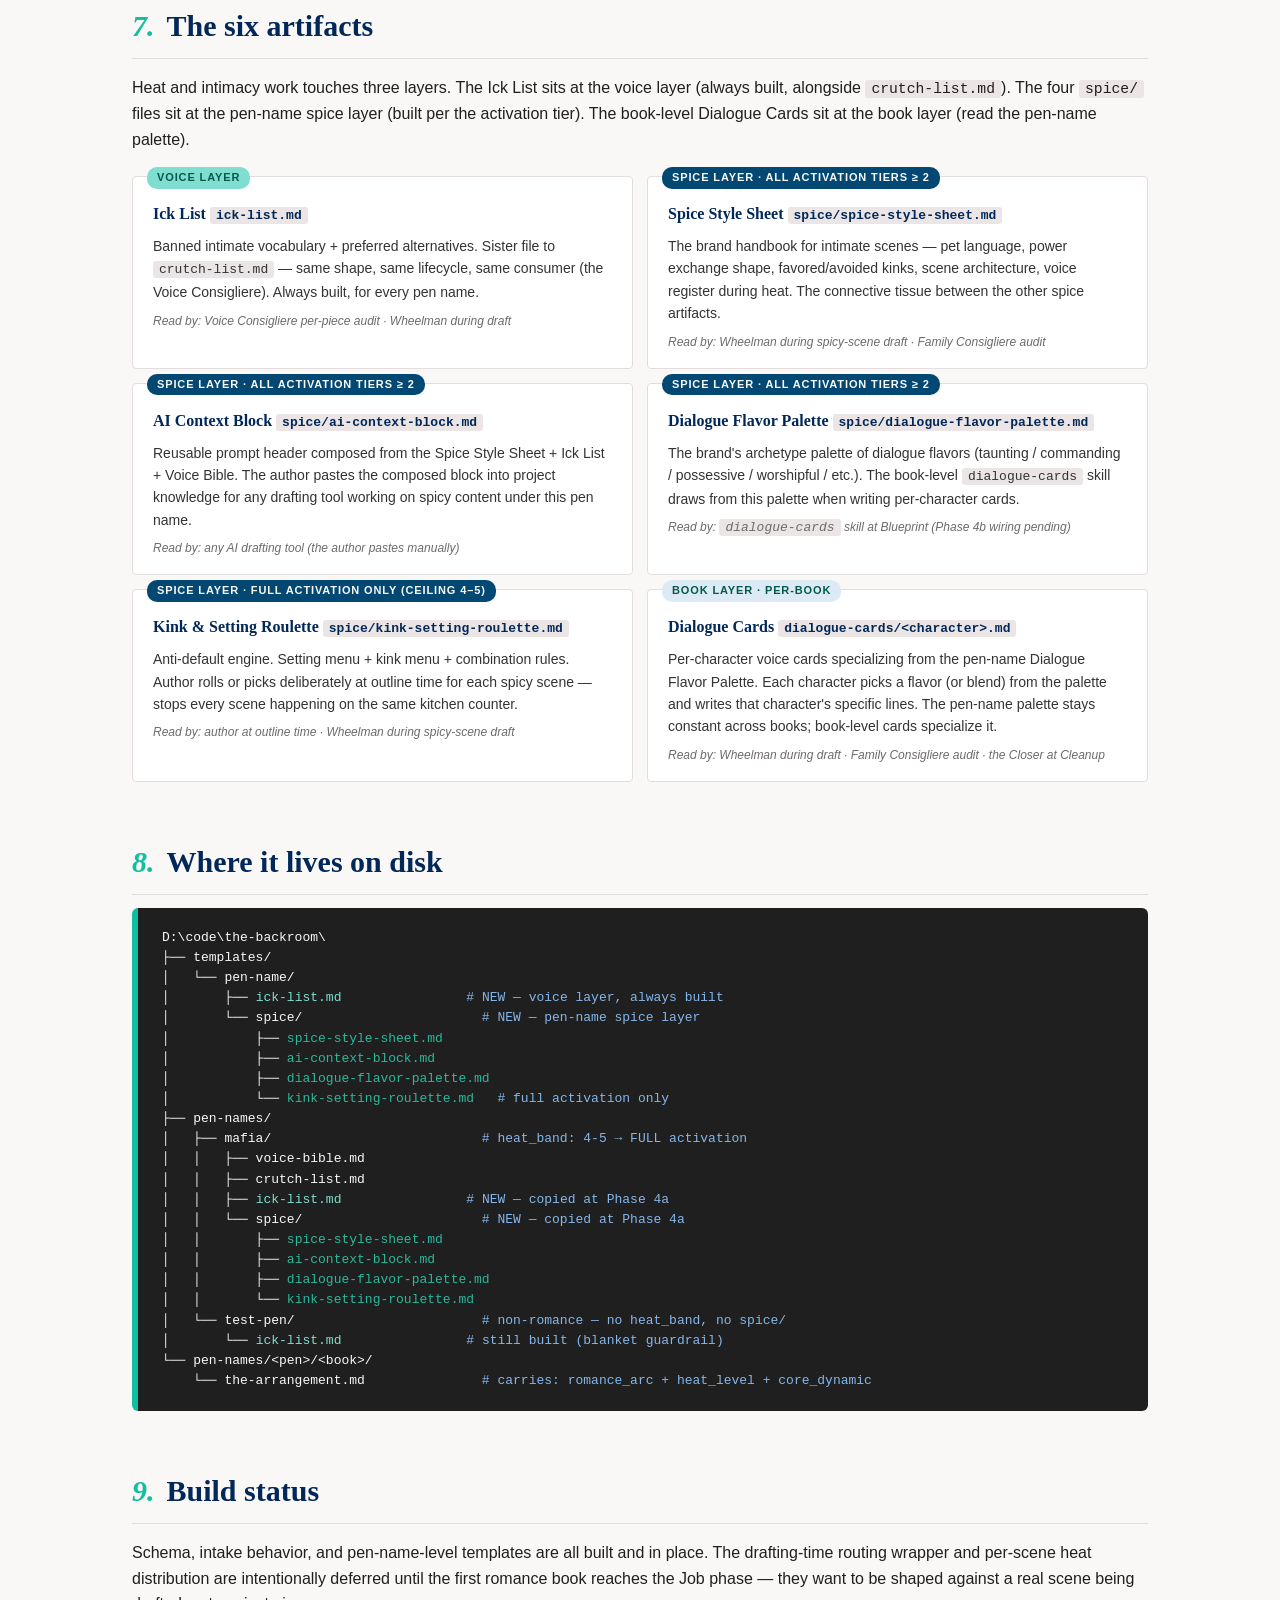
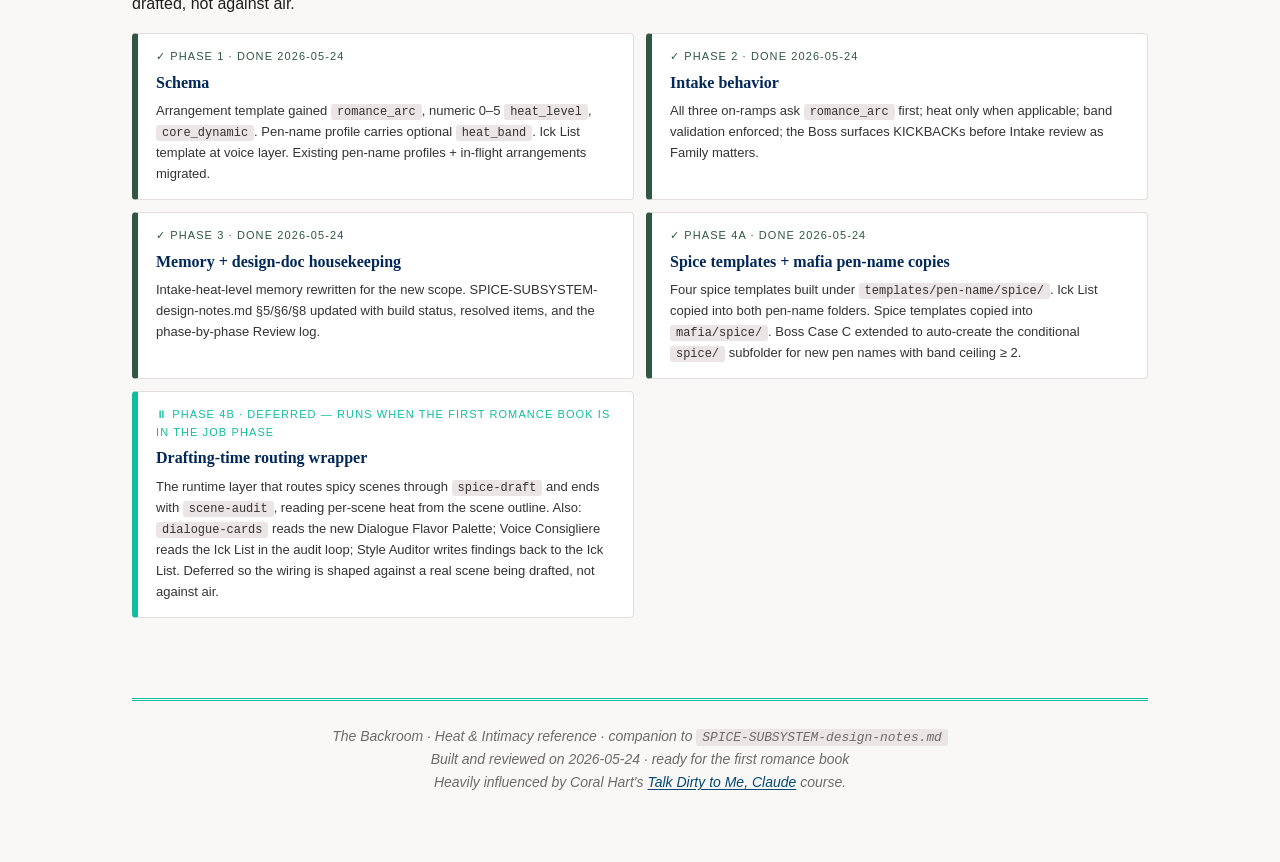
<file: dev-docs/the-backroom/HEAT-AND-INTIMACY.html>
<!DOCTYPE html>
<html lang="en">
<head>
<meta charset="UTF-8" />
<meta name="viewport" content="width=device-width, initial-scale=1.0" />
<title>Heat &amp; Intimacy — The Spice Subsystem</title>
<style>
  :root {
    --wine: #024873;
    --wine-dark: #022859;
    --cream: #faf8f7;
    --cream-dark: #ece5e5;
    --charcoal: #333333;
    --ink: #1f1f1f;
    --gold: #0fbf9f;
    --gold-soft: #7fded0;
    --muted: #6f6a6a;
    --rule: #e4dddd;

    /* Heat scale palette — clean to hot (cool-toned) */
    --h0: #e6f7f3;  /* palest teal — clean */
    --h1: #bfeae0;  /* light teal */
    --h2: #7fded0;  /* teal */
    --h3: #2bb89c;  /* bright teal */
    --h4: #0a8f77;  /* deep teal */
    --h5: #024873;  /* deepest blue — hot */

    --pass: #2f5742;
    --kickback: #f2059f;
    --stubbed: #6f7f96;
    --light: #0fbf9f;
    --full: #024873;
  }
  * { box-sizing: border-box; }
  html { -webkit-text-size-adjust: 100%; }
  body {
    margin: 0;
    background: var(--cream);
    color: var(--ink);
    font-family: -apple-system, BlinkMacSystemFont, "Segoe UI", Roboto, "Helvetica Neue", Arial, sans-serif;
    font-size: 16px;
    line-height: 1.6;
  }
  .page {
    max-width: 1080px;
    margin: 0 auto;
    padding: 48px 32px 96px;
  }
  header.hero {
    text-align: center;
    border-bottom: 3px double var(--gold);
    padding-bottom: 32px;
    margin-bottom: 40px;
  }
  header.hero .eyebrow {
    color: var(--wine);
    letter-spacing: 0.3em;
    text-transform: uppercase;
    font-size: 12px;
    font-weight: 700;
  }
  header.hero h1 {
    font-family: Georgia, "Times New Roman", serif;
    font-size: 52px;
    margin: 12px 0 4px;
    color: var(--wine-dark);
    letter-spacing: -0.5px;
  }
  header.hero .tagline {
    font-style: italic;
    color: var(--muted);
    font-size: 18px;
    margin: 4px 0 16px;
  }
  header.hero .stamp {
    display: inline-block;
    border: 2px solid var(--wine);
    color: var(--wine);
    padding: 6px 18px;
    font-weight: 700;
    letter-spacing: 0.2em;
    font-size: 13px;
    text-transform: uppercase;
    transform: rotate(-2deg);
    background: var(--cream);
  }
  h2 {
    font-family: Georgia, "Times New Roman", serif;
    font-size: 30px;
    color: var(--wine-dark);
    margin: 56px 0 8px;
    border-bottom: 1px solid var(--rule);
    padding-bottom: 8px;
  }
  h2 .num {
    color: var(--gold);
    font-style: italic;
    margin-right: 12px;
  }
  h3 {
    font-family: Georgia, serif;
    color: var(--wine-dark);
    margin: 28px 0 8px;
    font-size: 20px;
  }
  p.lede {
    font-size: 18px;
    line-height: 1.55;
    color: var(--charcoal);
  }
  code {
    background: var(--cream-dark);
    padding: 1px 6px;
    border-radius: 3px;
    font-size: 0.92em;
    font-family: ui-monospace, SFMono-Regular, "Menlo", Consolas, monospace;
  }

  /* TOC */
  nav.toc {
    background: #fff;
    border: 1px solid var(--rule);
    border-left: 4px solid var(--gold);
    padding: 16px 24px;
    margin: 0 0 32px;
    border-radius: 4px;
    columns: 2;
    column-gap: 32px;
  }
  nav.toc h3 { margin: 0 0 8px; column-span: all; font-size: 14px; text-transform: uppercase; letter-spacing: 0.1em; color: var(--wine); }
  nav.toc a { color: var(--charcoal); text-decoration: none; display: block; padding: 3px 0; font-size: 14px; }
  nav.toc a:hover { color: var(--wine); text-decoration: underline; }

  /* The flow diagram — three switches */
  .flow {
    display: flex;
    flex-direction: column;
    gap: 0;
    margin: 28px 0;
  }
  .flow-step {
    background: #fff;
    border: 1px solid var(--rule);
    border-left: 6px solid var(--gold);
    border-radius: 4px;
    padding: 18px 22px;
    margin-bottom: 8px;
    position: relative;
  }
  .flow-step .q {
    font-family: Georgia, serif;
    font-size: 18px;
    color: var(--wine-dark);
    margin: 0 0 8px;
    font-weight: 700;
  }
  .flow-step .branches {
    display: grid;
    grid-template-columns: 1fr 1fr;
    gap: 12px;
    margin-top: 12px;
  }
  .branch {
    background: var(--cream-dark);
    padding: 10px 14px;
    border-radius: 4px;
    font-size: 14px;
  }
  .branch.pass {
    background: #dcefe7;
    border-left: 4px solid var(--pass);
    color: #1f4a3e;
  }
  .branch.stop {
    background: #fbd6ec;
    border-left: 4px solid var(--kickback);
    color: #8a1060;
  }
  .branch strong { display: block; margin-bottom: 4px; }
  .flow-arrow {
    text-align: center;
    font-size: 24px;
    color: var(--gold);
    line-height: 1;
    margin: 4px 0;
  }

  /* The 0-5 scale */
  .scale {
    display: grid;
    grid-template-columns: repeat(6, 1fr);
    gap: 4px;
    margin: 24px 0 12px;
    border-radius: 4px;
    overflow: hidden;
    border: 1px solid var(--rule);
  }
  .scale-cell {
    padding: 14px 10px 18px;
    color: #fff;
    text-align: center;
  }
  .scale-cell .level {
    font-family: Georgia, serif;
    font-size: 32px;
    font-weight: 700;
    line-height: 1;
    margin-bottom: 4px;
  }
  .scale-cell .name {
    font-size: 12px;
    letter-spacing: 0.05em;
    text-transform: uppercase;
    font-weight: 700;
  }
  .scale-cell.h0 { background: var(--h0); color: var(--ink); }
  .scale-cell.h1 { background: var(--h1); color: var(--ink); }
  .scale-cell.h2 { background: var(--h2); color: var(--ink); }
  .scale-cell.h3 { background: var(--h3); color: #fff; }
  .scale-cell.h4 { background: var(--h4); color: #fff; }
  .scale-cell.h5 { background: var(--h5); color: #fff; }
  .scale-defs {
    margin: 8px 0 32px;
  }
  .scale-def {
    display: flex;
    gap: 16px;
    padding: 10px 0;
    border-bottom: 1px solid var(--rule);
  }
  .scale-def:last-child { border-bottom: none; }
  .scale-def .chip {
    flex-shrink: 0;
    width: 44px; height: 44px;
    border-radius: 4px;
    color: #fff;
    font-family: Georgia, serif;
    font-size: 20px;
    font-weight: 700;
    display: flex;
    align-items: center;
    justify-content: center;
  }
  .scale-def .chip.h0 { background: var(--h0); color: var(--ink); }
  .scale-def .chip.h1 { background: var(--h1); color: var(--ink); }
  .scale-def .chip.h2 { background: var(--h2); color: var(--ink); }
  .scale-def .chip.h3 { background: var(--h3); }
  .scale-def .chip.h4 { background: var(--h4); }
  .scale-def .chip.h5 { background: var(--h5); }
  .scale-def .body strong { display: block; font-family: Georgia, serif; color: var(--wine-dark); }
  .scale-def .body span.detail { display: block; font-size: 14px; color: var(--charcoal); }

  /* Band examples — overlay bands on the scale */
  .band-examples { margin-top: 28px; }
  .band-example {
    background: #fff;
    border: 1px solid var(--rule);
    border-radius: 4px;
    padding: 16px 20px;
    margin-bottom: 12px;
  }
  .band-example .name {
    display: flex;
    align-items: baseline;
    gap: 12px;
    margin-bottom: 8px;
  }
  .band-example .name strong {
    font-family: Georgia, serif;
    color: var(--wine-dark);
    font-size: 17px;
  }
  .band-example .name .tier {
    font-size: 11px;
    letter-spacing: 0.1em;
    text-transform: uppercase;
    padding: 2px 8px;
    border-radius: 10px;
    color: #fff;
  }
  .band-example .name .tier.full { background: var(--full); }
  .band-example .name .tier.light { background: var(--light); color: var(--ink); }
  .band-example .name .tier.stubbed { background: var(--stubbed); }
  .band-example .name .tier.omitted { background: var(--ink); }
  .band-example .desc {
    font-size: 14px;
    color: var(--charcoal);
    margin: 0 0 10px;
  }
  .band-bar {
    display: grid;
    grid-template-columns: repeat(6, 1fr);
    gap: 2px;
    border-radius: 3px;
    overflow: hidden;
    height: 26px;
  }
  .band-cell {
    background: #eee;
    color: var(--muted);
    font-size: 11px;
    text-align: center;
    line-height: 26px;
    font-weight: 700;
    opacity: 0.35;
  }
  .band-cell.in {
    opacity: 1;
    color: #fff;
  }
  .band-cell.in.h0 { background: var(--h0); color: var(--ink); }
  .band-cell.in.h1 { background: var(--h1); color: var(--ink); }
  .band-cell.in.h2 { background: var(--h2); color: var(--ink); }
  .band-cell.in.h3 { background: var(--h3); }
  .band-cell.in.h4 { background: var(--h4); }
  .band-cell.in.h5 { background: var(--h5); }

  /* Activation tier cards */
  .tiers {
    display: grid;
    grid-template-columns: repeat(2, 1fr);
    gap: 16px;
    margin: 24px 0;
  }
  .tier-card {
    background: #fff;
    border: 1px solid var(--rule);
    border-radius: 4px;
    padding: 18px 22px;
    border-top: 5px solid var(--rule);
  }
  .tier-card.omitted { border-top-color: var(--ink); }
  .tier-card.stubbed { border-top-color: var(--stubbed); }
  .tier-card.light { border-top-color: var(--light); }
  .tier-card.full { border-top-color: var(--full); }
  .tier-card h4 {
    margin: 0 0 4px;
    font-family: Georgia, serif;
    color: var(--wine-dark);
    font-size: 18px;
  }
  .tier-card .trigger {
    font-size: 12px;
    letter-spacing: 0.08em;
    text-transform: uppercase;
    color: var(--muted);
    margin-bottom: 12px;
  }
  .tier-card ul {
    margin: 8px 0 0;
    padding-left: 20px;
    font-size: 14px;
  }
  .tier-card ul li { margin-bottom: 4px; }
  .tier-card.omitted ul li { color: var(--muted); }

  /* KICKBACK table */
  table {
    border-collapse: collapse;
    width: 100%;
    background: #fff;
    margin: 16px 0 32px;
    border: 1px solid var(--rule);
    border-radius: 4px;
    overflow: hidden;
  }
  th {
    background: var(--wine);
    color: var(--cream);
    text-align: left;
    padding: 10px 14px;
    font-family: Georgia, serif;
    font-size: 14px;
    letter-spacing: 0.05em;
  }
  td {
    padding: 12px 14px;
    border-top: 1px solid var(--rule);
    font-size: 14px;
    vertical-align: top;
  }
  .badge {
    display: inline-block;
    padding: 2px 8px;
    border-radius: 3px;
    font-size: 11px;
    font-weight: 700;
    letter-spacing: 0.05em;
    text-transform: uppercase;
  }
  .badge.kickback { background: var(--kickback); color: #fff; }
  .badge.family { background: var(--gold); color: var(--ink); }

  /* Artifact cards */
  .artifacts {
    display: grid;
    grid-template-columns: repeat(2, 1fr);
    gap: 14px;
    margin: 24px 0;
  }
  .artifact {
    background: #fff;
    border: 1px solid var(--rule);
    border-radius: 4px;
    padding: 16px 20px;
    position: relative;
  }
  .artifact .layer-tag {
    position: absolute;
    top: -10px;
    left: 14px;
    padding: 2px 10px;
    border-radius: 10px;
    font-size: 11px;
    font-weight: 700;
    letter-spacing: 0.08em;
    text-transform: uppercase;
  }
  .artifact .layer-tag.voice { background: var(--gold-soft); color: #045a4a; }
  .artifact .layer-tag.spice { background: var(--wine); color: var(--cream); }
  .artifact .layer-tag.book { background: #dceaf5; color: #045a4a; }
  .artifact h4 {
    margin: 8px 0 6px;
    font-family: Georgia, serif;
    color: var(--wine-dark);
  }
  .artifact code { font-size: 13px; }
  .artifact p { margin: 8px 0 0; font-size: 14px; color: var(--charcoal); }
  .artifact .when {
    margin-top: 8px;
    font-size: 12px;
    color: var(--muted);
    font-style: italic;
  }

  /* Disk tree */
  pre.tree {
    background: var(--ink);
    color: var(--cream);
    padding: 20px 24px;
    border-radius: 6px;
    font-family: ui-monospace, SFMono-Regular, "Menlo", Consolas, monospace;
    font-size: 13px;
    line-height: 1.55;
    overflow-x: auto;
    border-left: 6px solid var(--gold);
  }
  pre.tree .c { color: var(--gold-soft); }
  pre.tree .m { color: #85B7EB; }
  pre.tree .h { color: var(--h3); }

  /* Build status */
  .phases-status {
    display: grid;
    grid-template-columns: repeat(2, 1fr);
    gap: 12px;
    margin: 16px 0 32px;
  }
  .phase-status {
    background: #fff;
    border: 1px solid var(--rule);
    border-radius: 4px;
    padding: 14px 18px;
    position: relative;
  }
  .phase-status.done { border-left: 6px solid var(--pass); }
  .phase-status.deferred { border-left: 6px solid var(--gold); }
  .phase-status .label {
    font-size: 11px;
    letter-spacing: 0.1em;
    text-transform: uppercase;
    color: var(--muted);
    margin-bottom: 4px;
  }
  .phase-status.done .label { color: var(--pass); }
  .phase-status.deferred .label { color: var(--gold); }
  .phase-status h4 {
    margin: 0 0 6px;
    font-family: Georgia, serif;
    color: var(--wine-dark);
    font-size: 16px;
  }
  .phase-status p { margin: 0; font-size: 13px; color: var(--charcoal); }

  blockquote {
    border-left: 4px solid var(--gold);
    background: #fff;
    margin: 20px 0;
    padding: 16px 24px;
    font-style: italic;
    color: var(--charcoal);
    font-size: 17px;
    border-radius: 0 4px 4px 0;
  }
  blockquote cite { display: block; margin-top: 8px; font-style: normal; font-size: 13px; color: var(--muted); }

  footer {
    margin-top: 80px;
    padding-top: 24px;
    border-top: 3px double var(--gold);
    text-align: center;
    color: var(--muted);
    font-size: 14px;
    font-style: italic;
  }

  @media (max-width: 720px) {
    header.hero h1 { font-size: 38px; }
    nav.toc { columns: 1; }
    .page { padding: 32px 20px 64px; }
    .scale { grid-template-columns: repeat(3, 1fr); }
    .tiers, .artifacts, .phases-status { grid-template-columns: 1fr; }
    .flow-step .branches { grid-template-columns: 1fr; }
  }
  @media print {
    body { background: #fff; }
    .page { padding: 0; max-width: 100%; }
    .flow-step, .scale, .band-example, .tier-card, .artifact, table, blockquote { break-inside: avoid; }
  }

  /* Inline links in prose + footer */
  p a, footer a, .credit a { color: var(--wine); text-decoration: underline; text-underline-offset: 2px; }
  p a:hover, footer a:hover, .credit a:hover { color: var(--gold); }

  /* Course attribution */
  .credit {
    background: #fff;
    border: 1px solid var(--rule);
    border-left: 6px solid var(--gold);
    border-radius: 0 4px 4px 0;
    padding: 14px 20px;
    margin: 24px 0 8px;
    font-size: 14px;
    color: var(--charcoal);
  }
  .credit .credit-label {
    display: block;
    font-size: 11px;
    letter-spacing: 0.1em;
    text-transform: uppercase;
    color: var(--muted);
    margin-bottom: 4px;
  }
  .credit cite { font-style: italic; }
</style>
</head>
<body>
<div class="page">

<header class="hero">
  <div class="eyebrow">The Backroom · Spice Subsystem</div>
  <h1>Heat &amp; Intimacy</h1>
  <p class="tagline">How the machine handles romance, heat, and intimate scenes — gated, tiered, and brand-consistent.</p>
  <div class="stamp">Schema + Intake live · Templates ready · 2026-05-24</div>
</header>

<div class="credit">
  <span class="credit-label">Credit where it's due</span>
  This subsystem was <strong>heavily</strong> influenced by Coral Hart's <cite><a href="https://plotprose.com/product/talk-dirty-to-me-claude/" target="_blank" rel="noopener">Talk Dirty to Me, Claude</a></cite> course — the framework, language, and craft thinking behind how heat and intimate scenes are handled here owe a great deal to it.
</div>

<nav class="toc">
  <h3>What's inside</h3>
  <a href="#why">1. Why this exists</a>
  <a href="#switches">2. The two switches</a>
  <a href="#scale">3. The 0–5 heat scale</a>
  <a href="#band">4. The pen-name heat band</a>
  <a href="#tiers">5. The four activation tiers</a>
  <a href="#kickback">6. The four KICKBACK conditions</a>
  <a href="#artifacts">7. The six artifacts</a>
  <a href="#disk">8. Where it lives on disk</a>
  <a href="#status">9. Build status</a>
</nav>

<section id="why">
<h2><span class="num">1.</span>Why this exists</h2>
<p class="lede">The first version of the Backroom treated heat as a single inferred number — one field, silently defaulted from the pen-name profile's free-text <code>default_heat_level</code>. The author's first real intake under the <code>mafia</code> pen surfaced the bug: heat is a deliberate, before-you-draft brand commitment, and it had been picked up without anyone being asked.</p>
<p>The fix isn't just "ask the question." Heat sits inside a system: a book either has a romance arc or doesn't (the upstream switch); a romance pen name commits to a band of heat levels it never breaks (the brand promise); a specific book commits to a point inside the band (the per-book craft choice); and the brand promise sets how much of an intimate-scene apparatus the subsystem activates. This page is the visual reference for that system.</p>
<blockquote>
  Honest packaging beats hot packaging every time.
  <cite>— The author's own doctrine, which the machine now enforces</cite>
</blockquote>
</section>

<section id="switches">
<h2><span class="num">2.</span>The two switches</h2>
<p>Intake asks two questions, in this order. The first is the upstream switch — it can short-circuit the whole subsystem before heat is ever mentioned.</p>

<div class="flow">

  <div class="flow-step">
    <p class="q">Switch 1 — <code>romance_arc</code>: does this book have a romance arc?</p>
    <div class="branches">
      <div class="branch pass">
        <strong><code>full</code> or <code>subplot</code></strong>
        Continue. Romance is in play. Heat is in scope.
      </div>
      <div class="branch stop">
        <strong><code>none</code></strong>
        Stop here. No heat asked. Spice subsystem stays stubbed regardless of any other configuration.
      </div>
    </div>
  </div>

  <div class="flow-arrow">↓</div>

  <div class="flow-step">
    <p class="q">Switch 2 — does the pen name carry a <code>heat_band</code>?</p>
    <div class="branches">
      <div class="branch pass">
        <strong>Yes — band exists</strong>
        Ask for <code>heat_level</code> (0–5). Validate it falls inside the band.
      </div>
      <div class="branch stop">
        <strong>No — non-romance pen</strong>
        <span class="badge kickback">KICKBACK</span> if any <code>heat_level</code> is committed. This pen isn't a romance brand.
      </div>
    </div>
  </div>

</div>
</section>

<section id="scale">
<h2><span class="num">3.</span>The 0–5 heat scale</h2>
<p>Numeric, six levels, calibrated to publishing conventions. Replaces the prior free-text categorical (<code>closed-door / open-door / explicit</code>). The chili-pepper emoji are decoration; the number is canonical.</p>

<div class="scale">
  <div class="scale-cell h0"><div class="level">0</div><div class="name">Clean &amp; Wholesome</div></div>
  <div class="scale-cell h1"><div class="level">1</div><div class="name">Closed door</div></div>
  <div class="scale-cell h2"><div class="level">2</div><div class="name">Emotional / implied</div></div>
  <div class="scale-cell h3"><div class="level">3</div><div class="name">Mild explicit</div></div>
  <div class="scale-cell h4"><div class="level">4</div><div class="name">Detailed explicit</div></div>
  <div class="scale-cell h5"><div class="level">5</div><div class="name">Erotica</div></div>
</div>

<div class="scale-defs">
  <div class="scale-def">
    <div class="chip h0">0</div>
    <div class="body"><strong>Clean &amp; Wholesome</strong><span class="detail">No sex. Maybe a kiss, maybe a closed door. (NEW level — gives clean-romance and non-romance pens a clean home.)</span></div>
  </div>
  <div class="scale-def">
    <div class="chip h1">1</div>
    <div class="body"><strong>Closed door</strong><span class="detail">Sex is canon, confirmed in narration, but never on the page.</span></div>
  </div>
  <div class="scale-def">
    <div class="chip h2">2</div>
    <div class="body"><strong>Emotional / implied</strong><span class="detail">On the page with them; sex comes through emotion, not mechanics.</span></div>
  </div>
  <div class="scale-def">
    <div class="chip h3">3</div>
    <div class="body"><strong>Mild explicit</strong><span class="detail">Acts on the page, softer vocabulary, no crude anatomical words.</span></div>
  </div>
  <div class="scale-def">
    <div class="chip h4">4</div>
    <div class="body"><strong>Detailed explicit</strong><span class="detail">Explicit anatomical vocabulary, detailed depiction, longer scenes. The BookTok / contemporary-bestseller zone.</span></div>
  </div>
  <div class="scale-def">
    <div class="chip h5">5</div>
    <div class="body"><strong>Erotica</strong><span class="detail">Sex is the point, not a component. Different genre, different reader contract.</span></div>
  </div>
</div>

<p><strong>Old-to-new translation</strong> for anything still labeled on the prior 1–5 or categorical scale: old <code>1</code> (clean/closed-door) usually maps to new <code>0</code> when no sex appears on canvas, else new <code>1</code>. Old <code>4</code> = new <code>4</code>; old <code>5</code> = new <code>5</code>. The intake skill carries this translation logic for back-compat.</p>
</section>

<section id="band">
<h2><span class="num">4.</span>The pen-name <code>heat_band</code></h2>
<p>Heat band is the pen name's brand promise — the unbreakable range of heat levels every book under that pen commits inside. A pen name banded <code>3-4</code> never publishes a 5 (too hot for the brand) or a 2 (too tame). The band is <strong>optional</strong>; pen names that don't write romance carry no band at all.</p>

<div class="band-examples">

  <div class="band-example">
    <div class="name"><strong><code>mafia</code> pen name (the current dark-mafia romance brand)</strong> <span class="tier full">Full activation</span></div>
    <p class="desc">Band <code>4-5</code> — detailed explicit through erotica-edge, never below 4. The brand promise per the Voice Bible's "Heat scene voice notes": heat earned by restraint, hero's POV loosens by one register not three. Activation tier is set by the band's <em>ceiling</em> (5), so the full apparatus is in place.</p>
    <div class="band-bar">
      <div class="band-cell">0</div>
      <div class="band-cell">1</div>
      <div class="band-cell">2</div>
      <div class="band-cell">3</div>
      <div class="band-cell in h4">4</div>
      <div class="band-cell in h5">5</div>
    </div>
  </div>

  <div class="band-example">
    <div class="name"><strong>A hypothetical sweet-romance pen</strong> <span class="tier stubbed">Stubbed</span></div>
    <p class="desc">Band <code>0-1</code> — clean and wholesome through closed-door. Romance is on the page, sex is not. Activation tier is stubbed (ceiling 1) — Ick List built as a "no sexual language" guardrail, no <code>spice/</code> folder.</p>
    <div class="band-bar">
      <div class="band-cell in h0">0</div>
      <div class="band-cell in h1">1</div>
      <div class="band-cell">2</div>
      <div class="band-cell">3</div>
      <div class="band-cell">4</div>
      <div class="band-cell">5</div>
    </div>
  </div>

  <div class="band-example">
    <div class="name"><strong>A hypothetical wide-band romance pen</strong> <span class="tier full">Full activation</span></div>
    <p class="desc">Band <code>2-4</code> — books range from emotional/implied through detailed explicit. Activation tier is full (ceiling 4) — every spice artifact is in place because the brand needs the apparatus ready for the hardest book.</p>
    <div class="band-bar">
      <div class="band-cell">0</div>
      <div class="band-cell">1</div>
      <div class="band-cell in h2">2</div>
      <div class="band-cell in h3">3</div>
      <div class="band-cell in h4">4</div>
      <div class="band-cell">5</div>
    </div>
  </div>

  <div class="band-example">
    <div class="name"><strong><code>test-pen</code> (Quill Sandoval — mystery / Victorian gothic UF)</strong> <span class="tier omitted">No band — omitted</span></div>
    <p class="desc">No <code>heat_band</code> field at all. Non-romance pen name. Intake never asks about heat; the Boss kicks back any <code>heat_level</code> value as a brand mismatch. Ick List still built as a blanket "no sexual language" guardrail.</p>
    <div class="band-bar">
      <div class="band-cell">—</div>
      <div class="band-cell">—</div>
      <div class="band-cell">—</div>
      <div class="band-cell">—</div>
      <div class="band-cell">—</div>
      <div class="band-cell">—</div>
    </div>
  </div>

</div>
</section>

<section id="tiers">
<h2><span class="num">5.</span>The four activation tiers</h2>
<p>The pen name's heat-band <em>ceiling</em> determines how much of the spice subsystem activates. <strong>Build to the hardest book the band allows.</strong> A pen banded 3–4 activates at the 4-tier because some of her books will hit 4 — the apparatus has to be ready.</p>

<div class="tiers">

  <div class="tier-card omitted">
    <h4>Omitted</h4>
    <div class="trigger">No heat_band field at all</div>
    <p>Non-romance pen name. The spice subsystem is not present for any book under this pen. Ick List built as blanket "no sexual language" guardrail.</p>
    <ul>
      <li>Ick List (always — blanket ban)</li>
      <li>No <code>spice/</code> subfolder</li>
      <li>Boss kicks back any <code>heat_level</code> commit</li>
    </ul>
  </div>

  <div class="tier-card stubbed">
    <h4>Stubbed</h4>
    <div class="trigger">Band ceiling 0 or 1</div>
    <p>Romance pen, but always closed-door or below. Present but inert — same pattern as the <code>naming-mechanic</code> stub.</p>
    <ul>
      <li>Ick List (always)</li>
      <li>No <code>spice/</code> subfolder</li>
      <li>Intake asks heat; validates against band</li>
    </ul>
  </div>

  <div class="tier-card light">
    <h4>Light</h4>
    <div class="trigger">Band ceiling 2 or 3</div>
    <p>Romance pen committing to mild explicit at most. The style apparatus exists; the roulette doesn't (the lower tier doesn't produce enough spicy scenes to need it).</p>
    <ul>
      <li>Ick List</li>
      <li>Spice Style Sheet</li>
      <li>AI Context Block</li>
      <li>Dialogue Flavor Palette</li>
      <li><em>No</em> Kink &amp; Setting Roulette</li>
    </ul>
  </div>

  <div class="tier-card full">
    <h4>Full</h4>
    <div class="trigger">Band ceiling 4 or 5</div>
    <p>Full apparatus. Roulette joins as the anti-default engine that stops every scene happening on the same kitchen counter.</p>
    <ul>
      <li>Ick List</li>
      <li>Spice Style Sheet</li>
      <li>AI Context Block</li>
      <li>Dialogue Flavor Palette</li>
      <li>Kink &amp; Setting Roulette</li>
    </ul>
  </div>

</div>
</section>

<section id="kickback">
<h2><span class="num">6.</span>The four KICKBACK conditions</h2>
<p>A KICKBACK is a brand-mismatch detected at intake. The Boss does <strong>not</strong> auto-settle these — they're a <span class="badge family">Family matter</span>, surfaced to the author <em>before</em> the Intake review with four resolution options (change book heat / change pen-name band / change <code>romance_arc</code> / change pen name).</p>

<table>
  <thead>
    <tr><th style="width:30%">Condition</th><th>What it means</th></tr>
  </thead>
  <tbody>
    <tr>
      <td><strong>Out-of-band</strong> <span class="badge kickback">KICKBACK</span></td>
      <td>Book commits a <code>heat_level</code> outside the pen-name <code>heat_band</code> (e.g. book at 5 under pen band 3–4). Brand mismatch — the pen never publishes that hot.</td>
    </tr>
    <tr>
      <td><strong>Heat without band</strong> <span class="badge kickback">KICKBACK</span></td>
      <td><code>heat_level</code> is set but the pen has no <code>heat_band</code>. The pen isn't set up as a romance brand. Either pick a different pen, set <code>romance_arc: none</code>, or add a band to the pen-name profile.</td>
    </tr>
    <tr>
      <td><strong>Missing heat</strong> <span class="badge kickback">KICKBACK</span></td>
      <td><code>romance_arc</code> is <code>full</code> or <code>subplot</code> and the pen has a band, but no <code>heat_level</code> is set. The author has to pick a value inside the band.</td>
    </tr>
    <tr>
      <td><strong>Contradictory heat</strong> <span class="badge kickback">KICKBACK</span></td>
      <td><code>romance_arc: none</code> AND a <code>heat_level</code> value can't both be present. Pick one — either there's no romance arc and heat doesn't apply, or there is and heat needs a value.</td>
    </tr>
  </tbody>
</table>
</section>

<section id="artifacts">
<h2><span class="num">7.</span>The six artifacts</h2>
<p>Heat and intimacy work touches three layers. The Ick List sits at the voice layer (always built, alongside <code>crutch-list.md</code>). The four <code>spice/</code> files sit at the pen-name spice layer (built per the activation tier). The book-level Dialogue Cards sit at the book layer (read the pen-name palette).</p>

<div class="artifacts">

  <div class="artifact">
    <span class="layer-tag voice">Voice layer</span>
    <h4>Ick List <code>ick-list.md</code></h4>
    <p>Banned intimate vocabulary + preferred alternatives. Sister file to <code>crutch-list.md</code> — same shape, same lifecycle, same consumer (the Voice Consigliere). Always built, for every pen name.</p>
    <div class="when">Read by: Voice Consigliere per-piece audit · Wheelman during draft</div>
  </div>

  <div class="artifact">
    <span class="layer-tag spice">Spice layer · all activation tiers ≥ 2</span>
    <h4>Spice Style Sheet <code>spice/spice-style-sheet.md</code></h4>
    <p>The brand handbook for intimate scenes — pet language, power exchange shape, favored/avoided kinks, scene architecture, voice register during heat. The connective tissue between the other spice artifacts.</p>
    <div class="when">Read by: Wheelman during spicy-scene draft · Family Consigliere audit</div>
  </div>

  <div class="artifact">
    <span class="layer-tag spice">Spice layer · all activation tiers ≥ 2</span>
    <h4>AI Context Block <code>spice/ai-context-block.md</code></h4>
    <p>Reusable prompt header composed from the Spice Style Sheet + Ick List + Voice Bible. The author pastes the composed block into project knowledge for any drafting tool working on spicy content under this pen name.</p>
    <div class="when">Read by: any AI drafting tool (the author pastes manually)</div>
  </div>

  <div class="artifact">
    <span class="layer-tag spice">Spice layer · all activation tiers ≥ 2</span>
    <h4>Dialogue Flavor Palette <code>spice/dialogue-flavor-palette.md</code></h4>
    <p>The brand's archetype palette of dialogue flavors (taunting / commanding / possessive / worshipful / etc.). The book-level <code>dialogue-cards</code> skill draws from this palette when writing per-character cards.</p>
    <div class="when">Read by: <code>dialogue-cards</code> skill at Blueprint (Phase 4b wiring pending)</div>
  </div>

  <div class="artifact">
    <span class="layer-tag spice">Spice layer · full activation only (ceiling 4–5)</span>
    <h4>Kink &amp; Setting Roulette <code>spice/kink-setting-roulette.md</code></h4>
    <p>Anti-default engine. Setting menu + kink menu + combination rules. Author rolls or picks deliberately at outline time for each spicy scene — stops every scene happening on the same kitchen counter.</p>
    <div class="when">Read by: author at outline time · Wheelman during spicy-scene draft</div>
  </div>

  <div class="artifact">
    <span class="layer-tag book">Book layer · per-book</span>
    <h4>Dialogue Cards <code>dialogue-cards/&lt;character&gt;.md</code></h4>
    <p>Per-character voice cards specializing from the pen-name Dialogue Flavor Palette. Each character picks a flavor (or blend) from the palette and writes that character's specific lines. The pen-name palette stays constant across books; book-level cards specialize it.</p>
    <div class="when">Read by: Wheelman during draft · Family Consigliere audit · the Closer at Cleanup</div>
  </div>

</div>
</section>

<section id="disk">
<h2><span class="num">8.</span>Where it lives on disk</h2>
<pre class="tree">D:\code\the-backroom\
├── templates/
│   └── pen-name/
│       ├── <span class="c">ick-list.md</span>                <span class="m"># NEW — voice layer, always built</span>
│       └── spice/                       <span class="m"># NEW — pen-name spice layer</span>
│           ├── <span class="h">spice-style-sheet.md</span>
│           ├── <span class="h">ai-context-block.md</span>
│           ├── <span class="h">dialogue-flavor-palette.md</span>
│           └── <span class="h">kink-setting-roulette.md</span>   <span class="m"># full activation only</span>
├── pen-names/
│   ├── mafia/                           <span class="m"># heat_band: 4-5 → FULL activation</span>
│   │   ├── voice-bible.md
│   │   ├── crutch-list.md
│   │   ├── <span class="c">ick-list.md</span>                <span class="m"># NEW — copied at Phase 4a</span>
│   │   └── spice/                       <span class="m"># NEW — copied at Phase 4a</span>
│   │       ├── <span class="h">spice-style-sheet.md</span>
│   │       ├── <span class="h">ai-context-block.md</span>
│   │       ├── <span class="h">dialogue-flavor-palette.md</span>
│   │       └── <span class="h">kink-setting-roulette.md</span>
│   └── test-pen/                        <span class="m"># non-romance — no heat_band, no spice/</span>
│       └── <span class="c">ick-list.md</span>                <span class="m"># still built (blanket guardrail)</span>
└── pen-names/&lt;pen&gt;/&lt;book&gt;/
    └── the-arrangement.md               <span class="m"># carries: romance_arc + heat_level + core_dynamic</span></pre>
</section>

<section id="status">
<h2><span class="num">9.</span>Build status</h2>
<p>Schema, intake behavior, and pen-name-level templates are all built and in place. The drafting-time routing wrapper and per-scene heat distribution are intentionally deferred until the first romance book reaches the Job phase — they want to be shaped against a real scene being drafted, not against air.</p>

<div class="phases-status">
  <div class="phase-status done">
    <div class="label">✓ Phase 1 · done 2026-05-24</div>
    <h4>Schema</h4>
    <p>Arrangement template gained <code>romance_arc</code>, numeric 0–5 <code>heat_level</code>, <code>core_dynamic</code>. Pen-name profile carries optional <code>heat_band</code>. Ick List template at voice layer. Existing pen-name profiles + in-flight arrangements migrated.</p>
  </div>

  <div class="phase-status done">
    <div class="label">✓ Phase 2 · done 2026-05-24</div>
    <h4>Intake behavior</h4>
    <p>All three on-ramps ask <code>romance_arc</code> first; heat only when applicable; band validation enforced; the Boss surfaces KICKBACKs before Intake review as Family matters.</p>
  </div>

  <div class="phase-status done">
    <div class="label">✓ Phase 3 · done 2026-05-24</div>
    <h4>Memory + design-doc housekeeping</h4>
    <p>Intake-heat-level memory rewritten for the new scope. SPICE-SUBSYSTEM-design-notes.md §5/§6/§8 updated with build status, resolved items, and the phase-by-phase Review log.</p>
  </div>

  <div class="phase-status done">
    <div class="label">✓ Phase 4a · done 2026-05-24</div>
    <h4>Spice templates + mafia pen-name copies</h4>
    <p>Four spice templates built under <code>templates/pen-name/spice/</code>. Ick List copied into both pen-name folders. Spice templates copied into <code>mafia/spice/</code>. Boss Case C extended to auto-create the conditional <code>spice/</code> subfolder for new pen names with band ceiling ≥ 2.</p>
  </div>

  <div class="phase-status deferred">
    <div class="label">⏸ Phase 4b · deferred — runs when the first romance book is in the Job phase</div>
    <h4>Drafting-time routing wrapper</h4>
    <p>The runtime layer that routes spicy scenes through <code>spice-draft</code> and ends with <code>scene-audit</code>, reading per-scene heat from the scene outline. Also: <code>dialogue-cards</code> reads the new Dialogue Flavor Palette; Voice Consigliere reads the Ick List in the audit loop; Style Auditor writes findings back to the Ick List. Deferred so the wiring is shaped against a real scene being drafted, not against air.</p>
  </div>
</div>
</section>

<footer>
  The Backroom · Heat &amp; Intimacy reference · companion to <code>SPICE-SUBSYSTEM-design-notes.md</code><br>
  Built and reviewed on 2026-05-24 · ready for the first romance book<br>
  Heavily influenced by Coral Hart's <a href="https://plotprose.com/product/talk-dirty-to-me-claude/" target="_blank" rel="noopener">Talk Dirty to Me, Claude</a> course.
</footer>

</div>
</body>
</html>
</file>
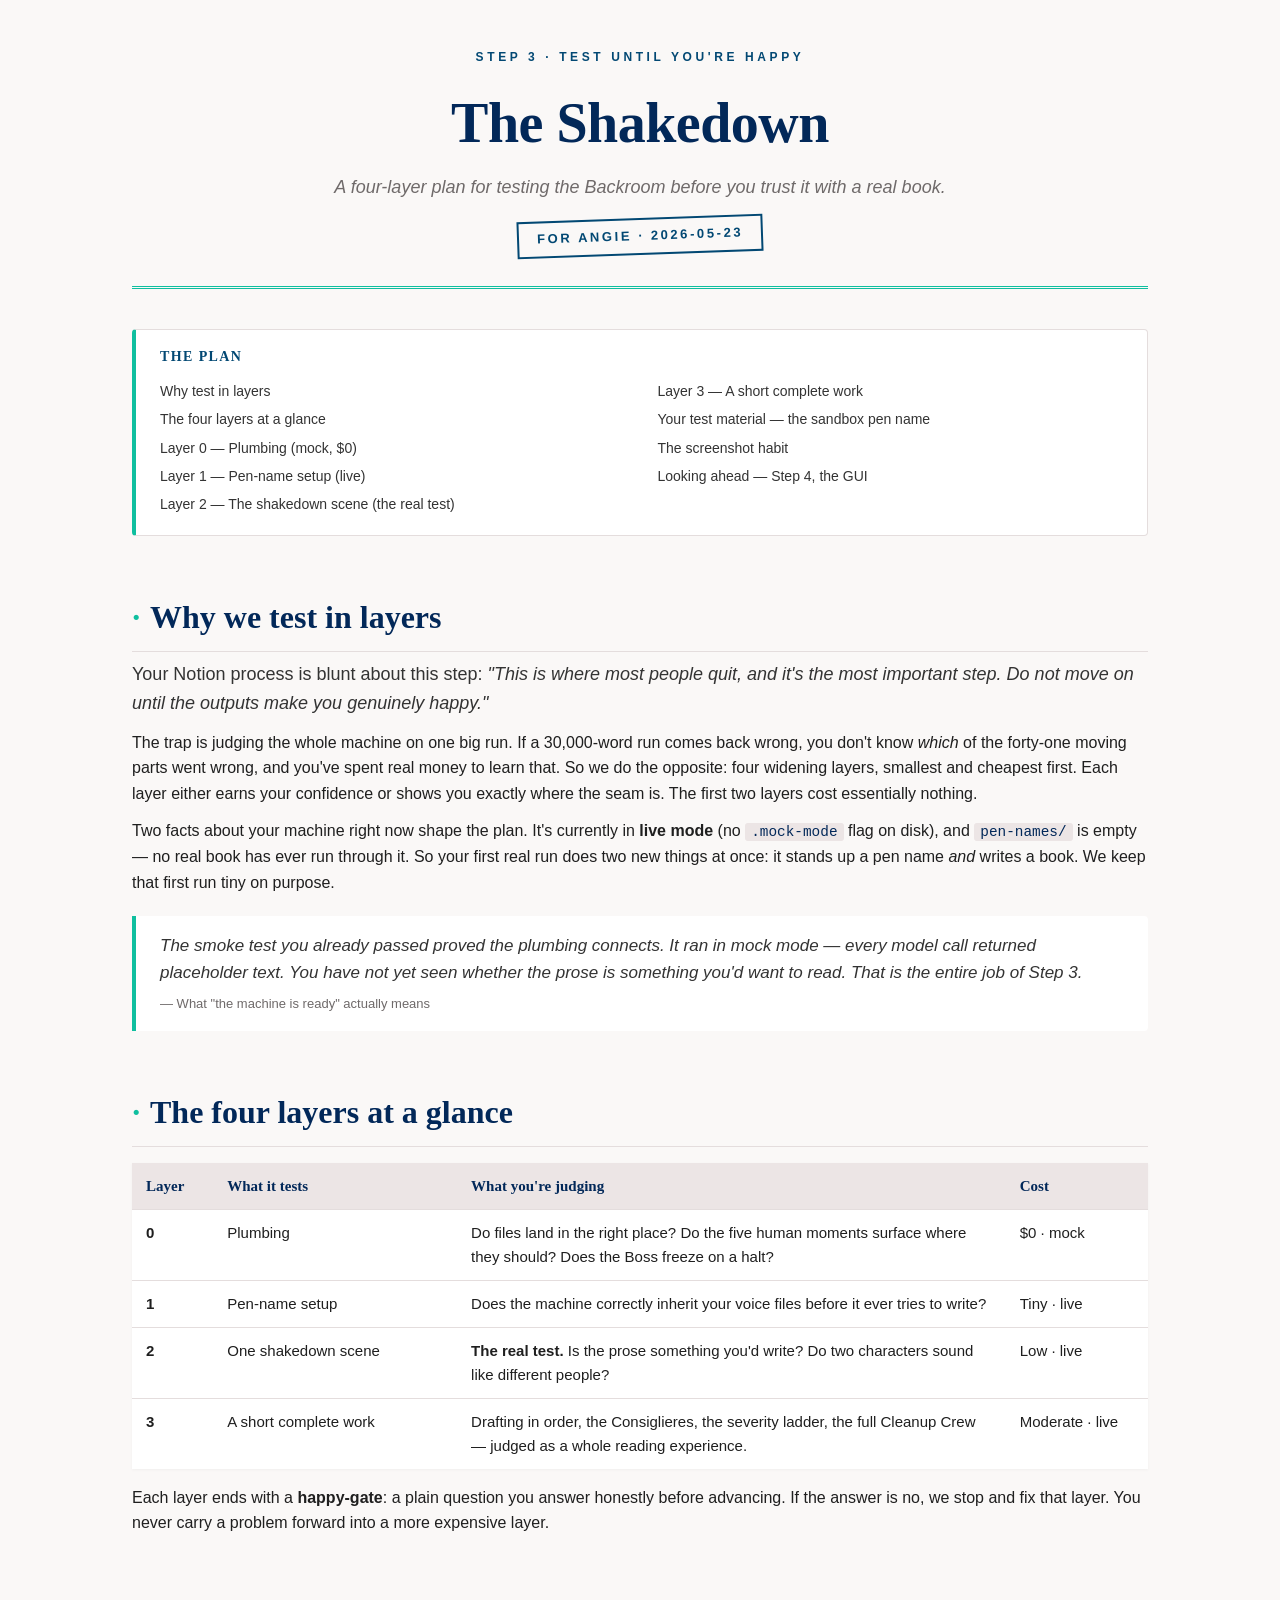
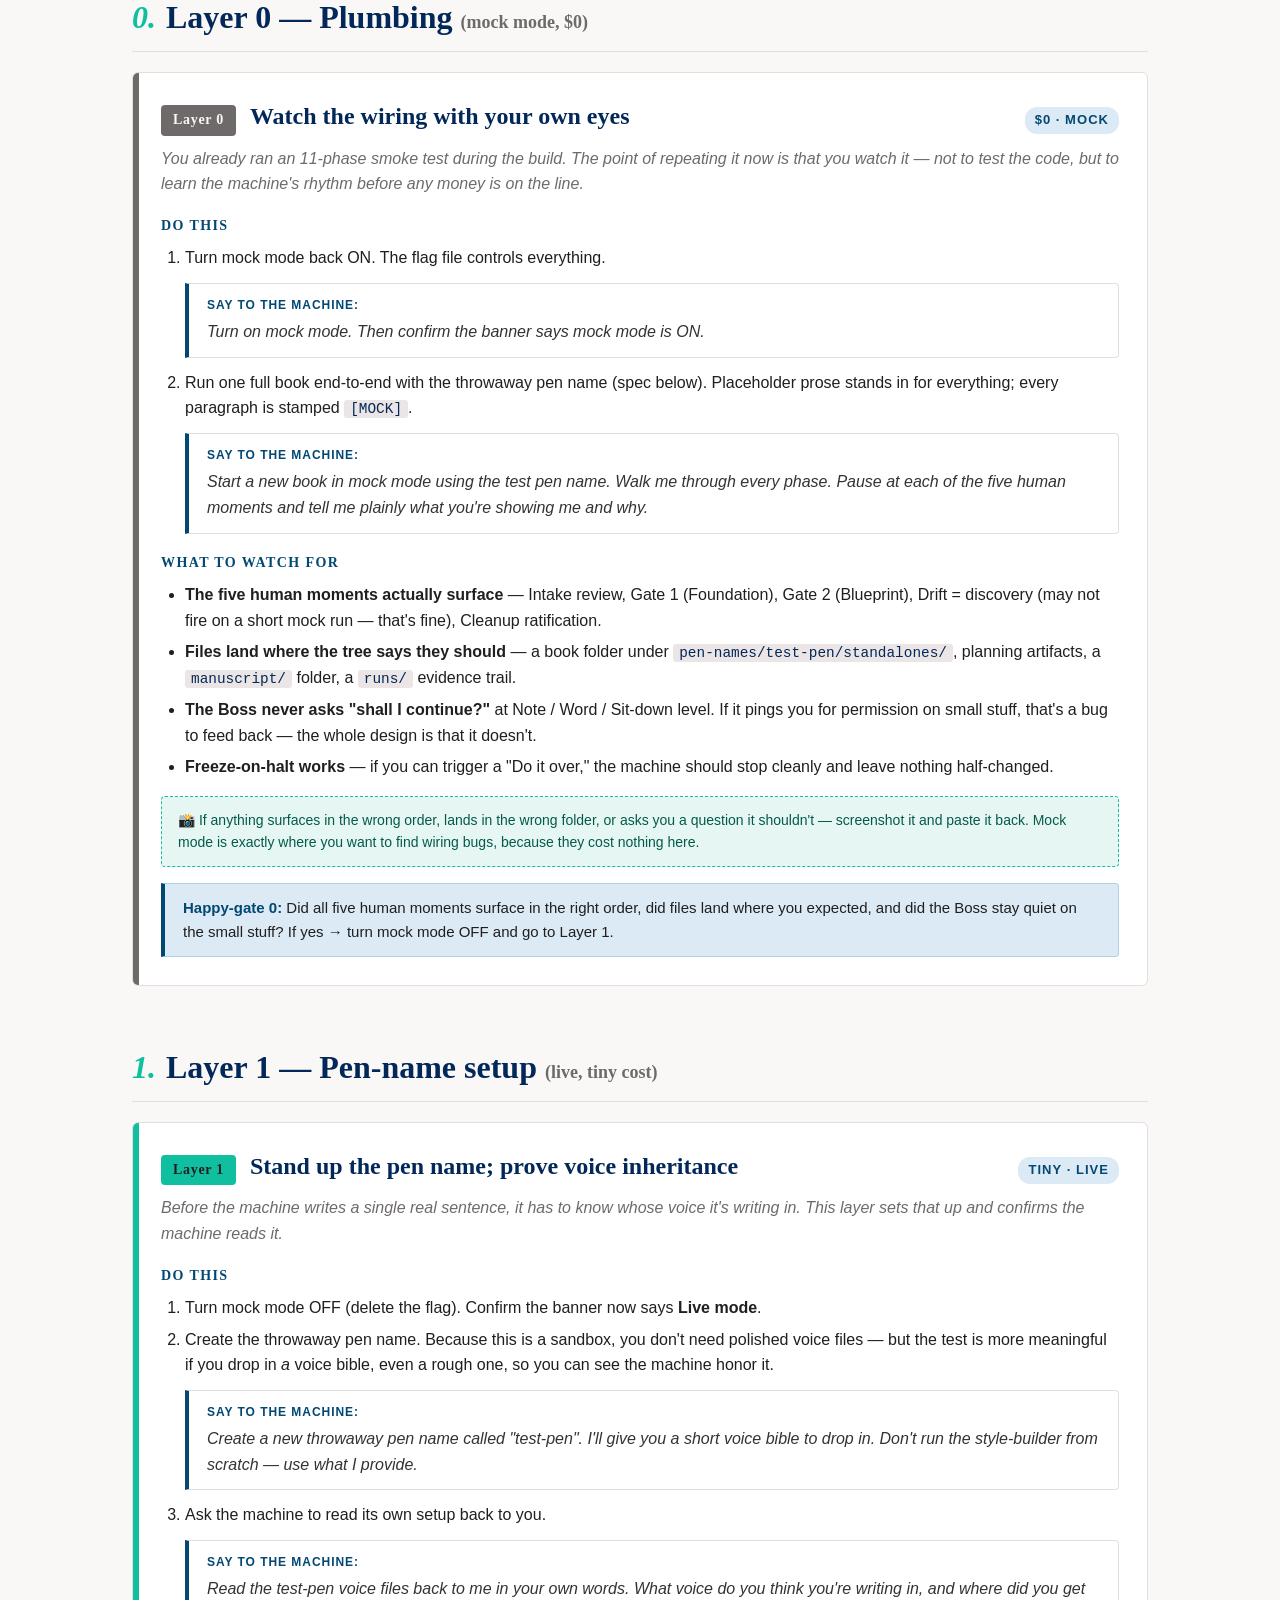
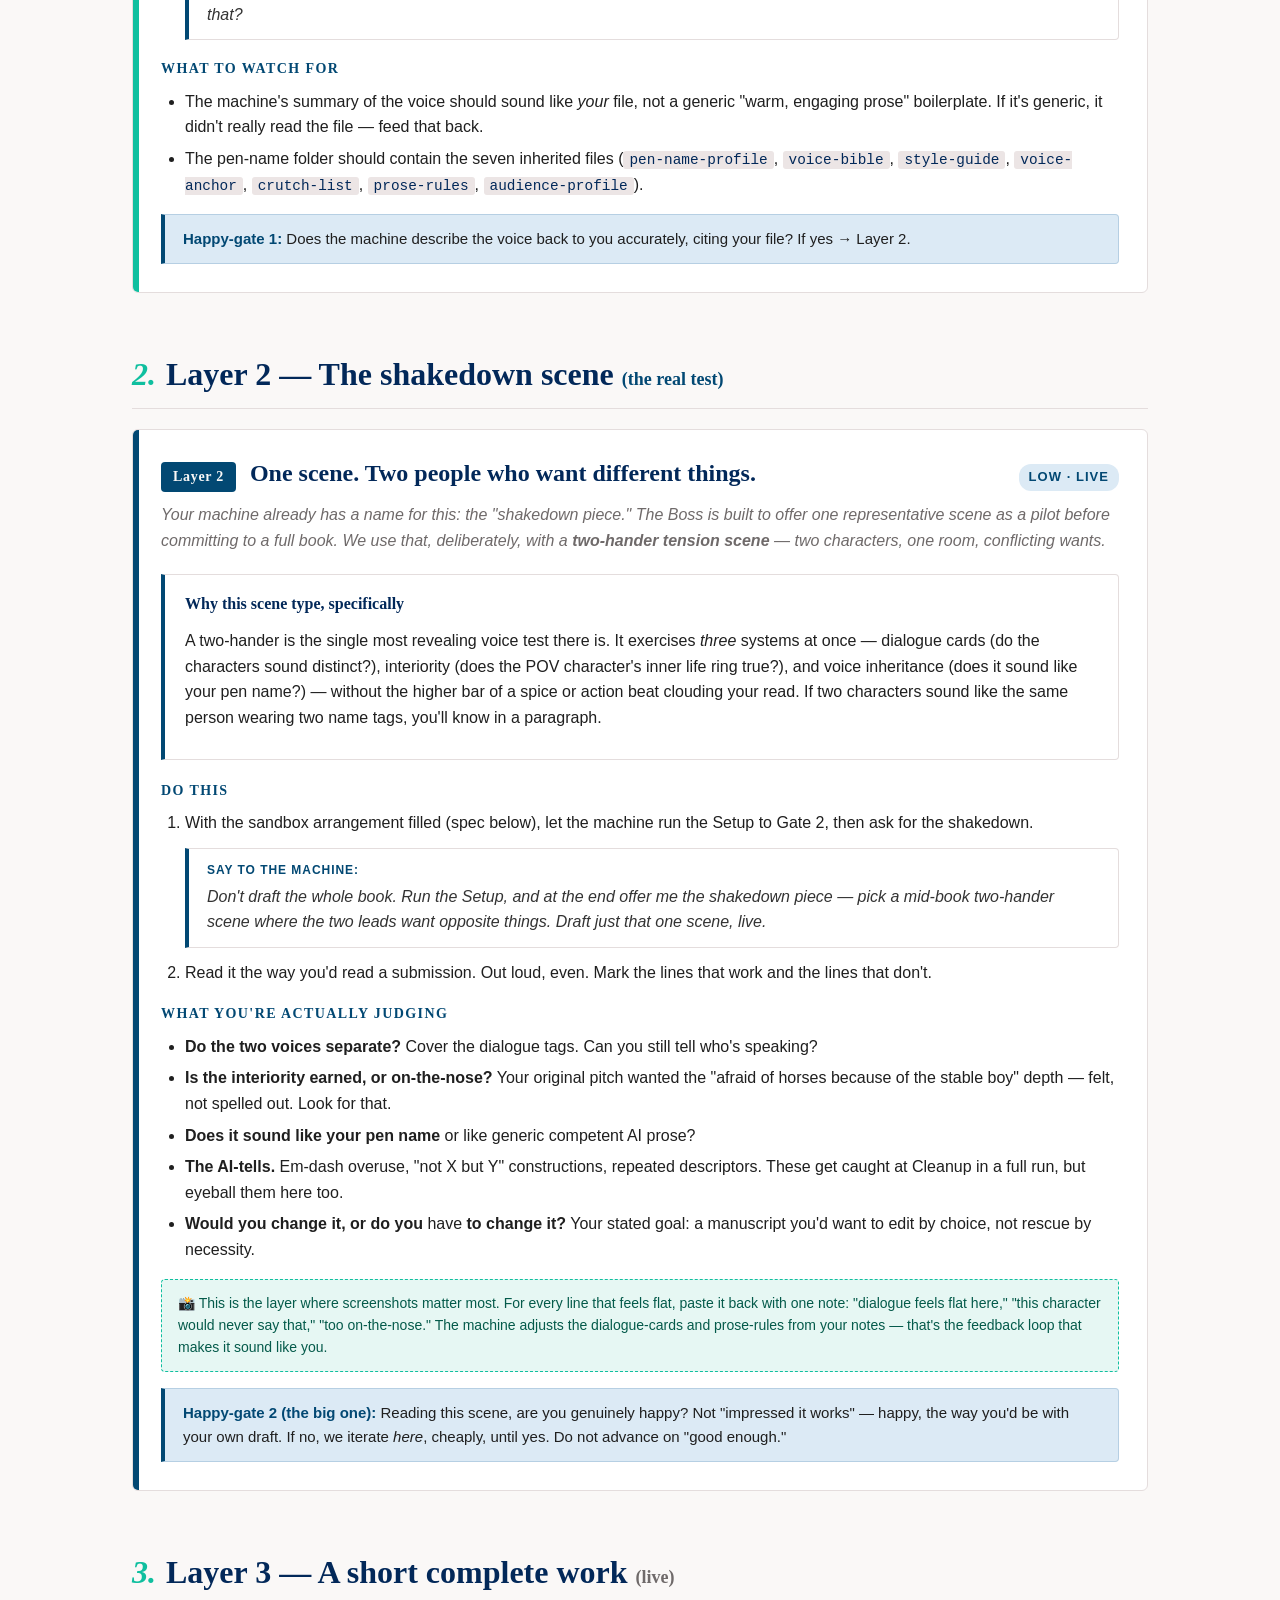
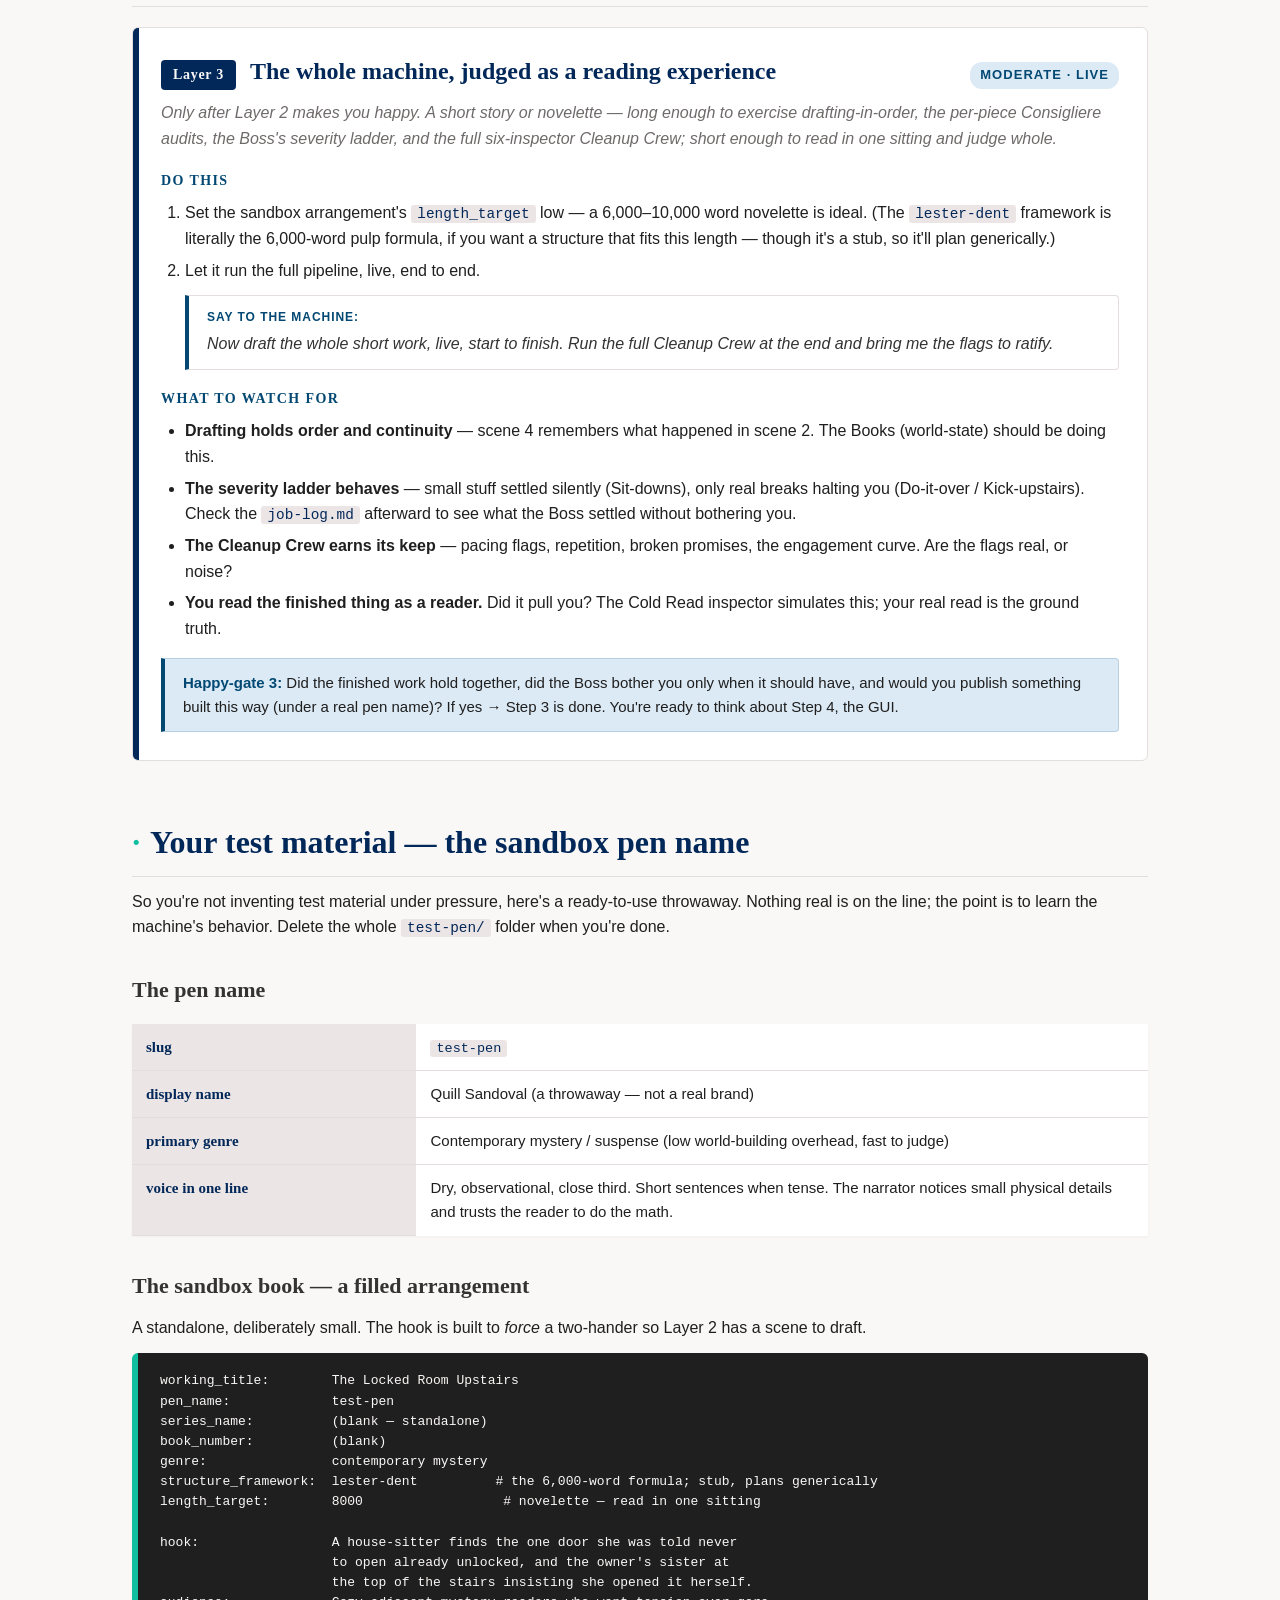
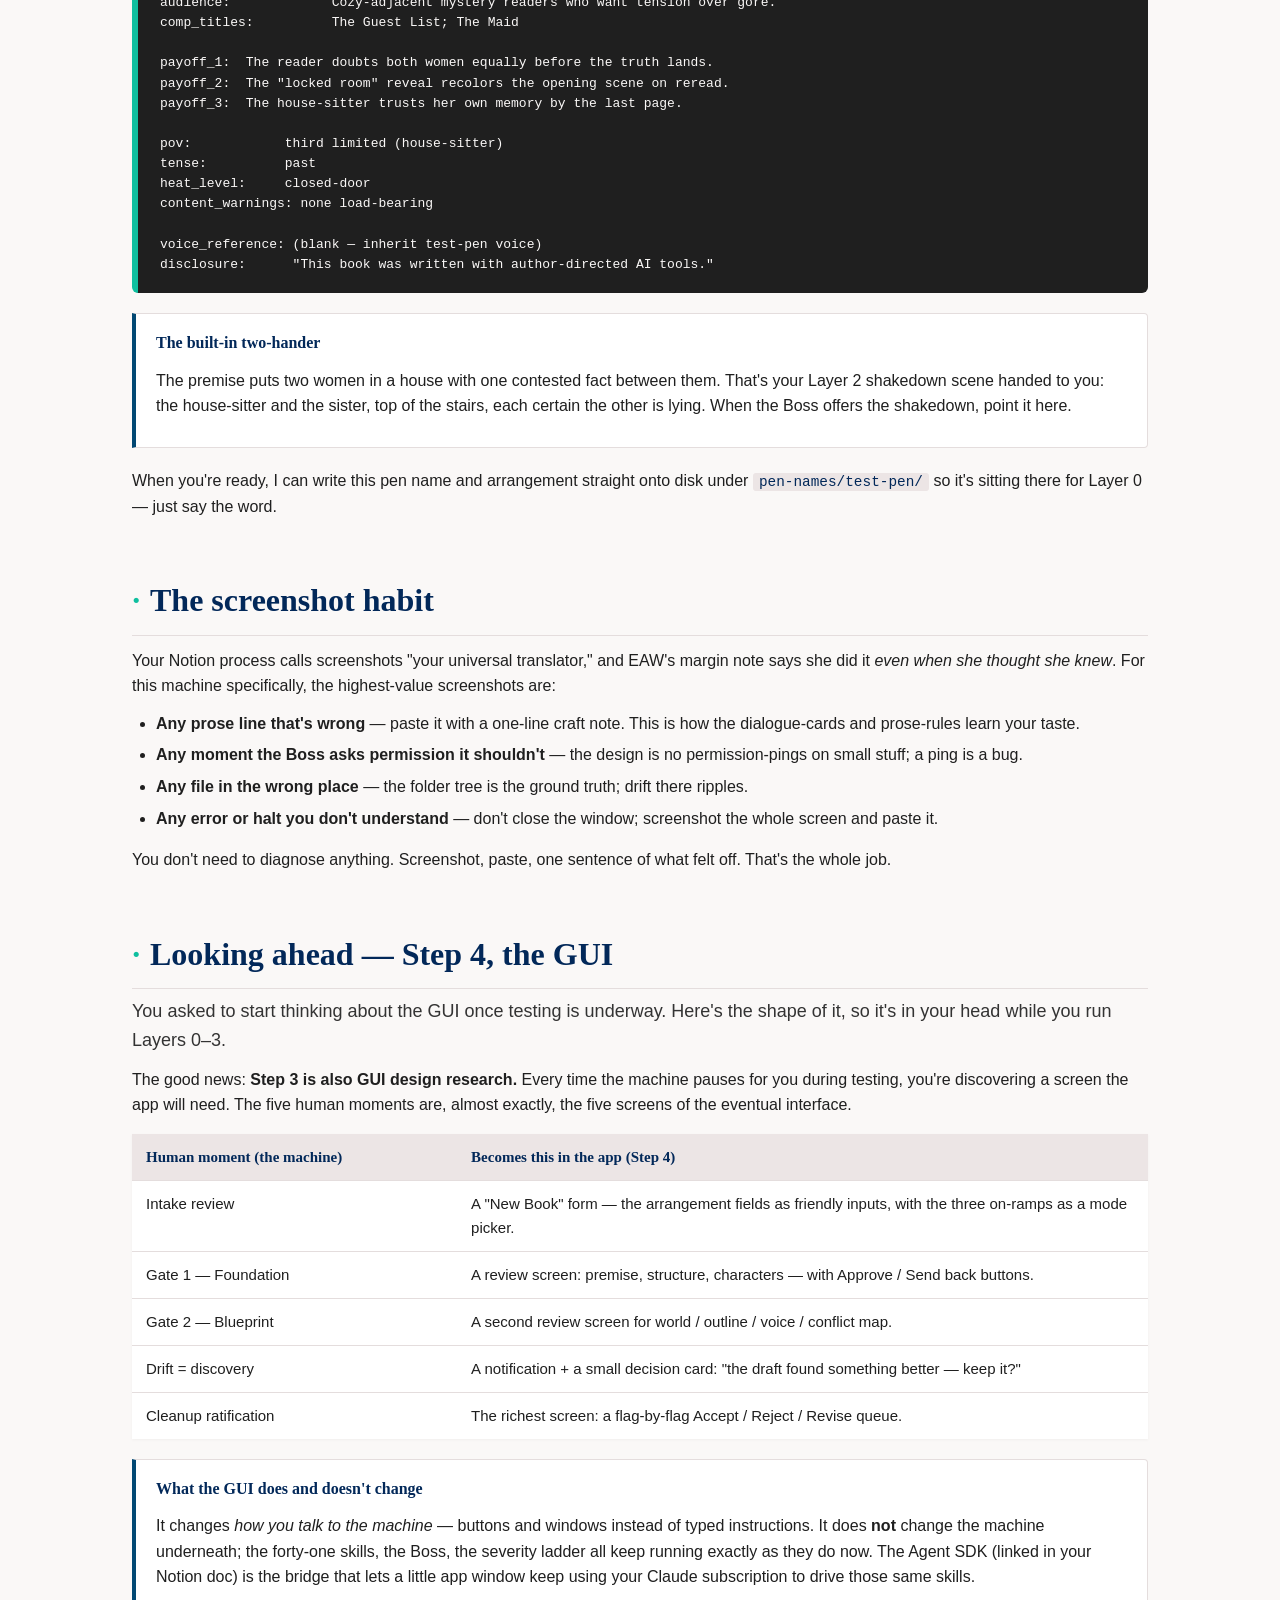
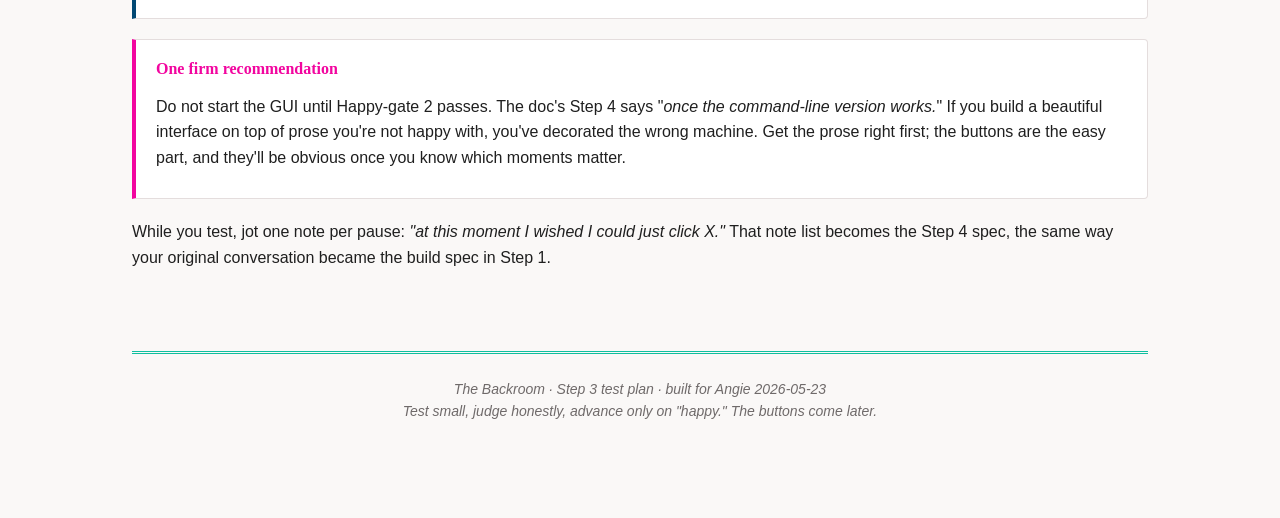
<file: dev-docs/the-backroom/TEST-PLAN.html>
<!DOCTYPE html>
<html lang="en">
<head>
<meta charset="UTF-8" />
<meta name="viewport" content="width=device-width, initial-scale=1.0" />
<title>The Backroom — Step 3 Test Plan</title>
<style>
  :root {
    --wine: #024873;
    --wine-dark: #022859;
    --cream: #faf8f7;
    --cream-dark: #ece5e5;
    --charcoal: #333333;
    --ink: #1f1f1f;
    --gold: #0fbf9f;
    --gold-soft: #7fded0;
    --muted: #6f6a6a;
    --rule: #e4dddd;
    --green: #024873;
    --green-soft: #dceaf5;
  }
  * { box-sizing: border-box; }
  html { -webkit-text-size-adjust: 100%; }
  body {
    margin: 0;
    background: var(--cream);
    color: var(--ink);
    font-family: -apple-system, BlinkMacSystemFont, "Segoe UI", Roboto, "Helvetica Neue", Arial, sans-serif;
    font-size: 16px;
    line-height: 1.6;
  }
  .page { max-width: 1080px; margin: 0 auto; padding: 48px 32px 96px; }
  header.hero {
    text-align: center;
    border-bottom: 3px double var(--gold);
    padding-bottom: 32px;
    margin-bottom: 40px;
  }
  header.hero .eyebrow {
    color: var(--wine);
    letter-spacing: 0.3em;
    text-transform: uppercase;
    font-size: 12px;
    font-weight: 700;
  }
  header.hero h1 {
    font-family: Georgia, "Times New Roman", serif;
    font-size: 56px;
    margin: 12px 0 4px;
    color: var(--wine-dark);
    letter-spacing: -0.5px;
  }
  header.hero .tagline { font-style: italic; color: var(--muted); font-size: 18px; margin: 4px 0 16px; }
  header.hero .stamp {
    display: inline-block;
    border: 2px solid var(--wine);
    color: var(--wine);
    padding: 6px 18px;
    font-weight: 700;
    letter-spacing: 0.2em;
    font-size: 13px;
    text-transform: uppercase;
    transform: rotate(-2deg);
    background: var(--cream);
  }
  h2 {
    font-family: Georgia, "Times New Roman", serif;
    font-size: 32px;
    color: var(--wine-dark);
    margin: 56px 0 8px;
    border-bottom: 1px solid var(--rule);
    padding-bottom: 8px;
  }
  h2 .num { color: var(--gold); font-style: italic; margin-right: 10px; }
  h3 { font-family: Georgia, "Times New Roman", serif; font-size: 22px; color: var(--charcoal); margin: 32px 0 6px; }
  p.lede { font-size: 18px; color: var(--charcoal); margin-top: 0; }
  p { margin: 12px 0; }
  ul, ol { margin: 8px 0 16px; padding-left: 24px; }
  li { margin: 6px 0; }
  code, .mono {
    font-family: ui-monospace, SFMono-Regular, "Menlo", Consolas, "Courier New", monospace;
    font-size: 0.9em;
    background: var(--cream-dark);
    padding: 1px 6px;
    border-radius: 3px;
    color: var(--wine-dark);
  }

  /* Layer blocks */
  .layer {
    background: #fff;
    border: 1px solid var(--rule);
    border-radius: 6px;
    padding: 24px 28px;
    margin: 20px 0;
    position: relative;
    overflow: hidden;
  }
  .layer::before {
    content: "";
    position: absolute;
    top: 0; left: 0; bottom: 0;
    width: 6px;
    background: var(--wine);
  }
  .layer.l0::before { background: var(--muted); }
  .layer.l1::before { background: var(--gold); }
  .layer.l2::before { background: var(--wine); }
  .layer.l3::before { background: var(--wine-dark); }
  .layer-head { display: flex; align-items: baseline; gap: 14px; flex-wrap: wrap; }
  .layer-tag {
    font-family: Georgia, serif;
    font-weight: 700;
    color: var(--cream);
    background: var(--wine);
    padding: 4px 12px;
    border-radius: 4px;
    font-size: 14px;
    letter-spacing: 0.05em;
  }
  .layer.l0 .layer-tag { background: var(--muted); }
  .layer.l1 .layer-tag { background: var(--gold); color: var(--ink); }
  .layer.l3 .layer-tag { background: var(--wine-dark); }
  .layer h3 { margin: 0; color: var(--wine-dark); font-size: 24px; }
  .layer .cost {
    margin-left: auto;
    font-size: 13px;
    font-weight: 700;
    text-transform: uppercase;
    letter-spacing: 0.08em;
    color: var(--green);
    background: var(--green-soft);
    padding: 3px 10px;
    border-radius: 12px;
  }
  .layer .cost.live { color: var(--wine); background: #dceaf5; }
  .layer .what { color: var(--muted); font-style: italic; margin: 10px 0 16px; font-size: 16px; }
  .sub { font-family: Georgia, serif; color: var(--wine); font-size: 14px; text-transform: uppercase; letter-spacing: 0.1em; margin: 18px 0 4px; font-weight: 700; }

  /* Happy gate */
  .gate {
    background: var(--green-soft);
    border: 1px solid #b6cfe3;
    border-left: 4px solid var(--green);
    border-radius: 0 4px 4px 0;
    padding: 12px 18px;
    margin: 16px 0 4px;
    font-size: 15px;
  }
  .gate strong { color: var(--green); }

  /* Screenshot prompt */
  .shot {
    background: #e6f7f3;
    border: 1px dashed var(--gold);
    border-radius: 4px;
    padding: 12px 16px;
    margin: 14px 0;
    font-size: 14px;
    color: #045a4a;
  }
  .shot::before { content: "📸  "; }

  blockquote {
    border-left: 4px solid var(--gold);
    background: #fff;
    margin: 20px 0;
    padding: 16px 24px;
    font-style: italic;
    color: var(--charcoal);
    font-size: 17px;
    border-radius: 0 4px 4px 0;
  }
  blockquote cite { display: block; margin-top: 8px; font-style: normal; font-size: 13px; color: var(--muted); }

  pre.tree, pre.snippet {
    background: var(--ink);
    color: var(--cream);
    padding: 18px 22px;
    border-radius: 6px;
    font-family: ui-monospace, SFMono-Regular, "Menlo", Consolas, "Courier New", monospace;
    font-size: 13px;
    line-height: 1.55;
    overflow-x: auto;
    border-left: 6px solid var(--gold);
  }
  pre.tree .c { color: var(--gold-soft); }
  pre.tree .m { color: #85B7EB; }
  .say {
    background: #fff;
    border: 1px solid var(--rule);
    border-left: 4px solid var(--wine);
    border-radius: 0 4px 4px 0;
    padding: 12px 18px;
    margin: 12px 0;
    font-style: italic;
    color: var(--charcoal);
  }
  .say::before { content: "Say to the machine:  "; font-style: normal; font-weight: 700; color: var(--wine); display: block; font-size: 12px; text-transform: uppercase; letter-spacing: 0.08em; margin-bottom: 4px; }

  table {
    width: 100%; border-collapse: collapse; margin: 16px 0;
    background: #fff; box-shadow: 0 1px 3px rgba(0,0,0,0.04); font-size: 15px;
  }
  th, td { text-align: left; padding: 11px 14px; border-bottom: 1px solid var(--rule); vertical-align: top; }
  th { background: var(--cream-dark); color: var(--wine-dark); font-weight: 700; font-family: Georgia, serif; }
  tr:last-child td { border-bottom: none; }

  nav.toc {
    background: #fff; border: 1px solid var(--rule); border-left: 4px solid var(--gold);
    padding: 16px 24px; margin: 0 0 32px; border-radius: 4px; columns: 2; column-gap: 32px;
  }
  nav.toc h3 { margin: 0 0 8px; column-span: all; font-size: 14px; text-transform: uppercase; letter-spacing: 0.1em; color: var(--wine); }
  nav.toc a { color: var(--charcoal); text-decoration: none; display: block; padding: 3px 0; font-size: 14px; }
  nav.toc a:hover { color: var(--wine); text-decoration: underline; }

  .callout {
    background: #fff; border: 1px solid var(--rule); border-left: 4px solid var(--wine);
    border-radius: 0 4px 4px 0; padding: 16px 20px; margin: 20px 0;
  }
  .callout h4 { margin: 0 0 6px; font-family: Georgia, serif; color: var(--wine-dark); }
  .callout.warn { border-left-color: #f2059f; }
  .callout.warn h4 { color: #f2059f; }

  footer {
    margin-top: 80px; padding-top: 24px; border-top: 3px double var(--gold);
    text-align: center; color: var(--muted); font-size: 14px; font-style: italic;
  }
  @media (max-width: 720px) {
    header.hero h1 { font-size: 42px; }
    nav.toc { columns: 1; }
    .page { padding: 32px 20px 64px; }
    .layer .cost { margin-left: 0; }
  }
  @media print {
    body { background: #fff; }
    .page { padding: 0; max-width: 100%; }
    .layer, table, .callout { break-inside: avoid; }
  }
</style>
</head>
<body>
<div class="page">

<header class="hero">
  <div class="eyebrow">Step 3 · Test Until You're Happy</div>
  <h1>The Shakedown</h1>
  <p class="tagline">A four-layer plan for testing the Backroom before you trust it with a real book.</p>
  <div class="stamp">For Angie · 2026-05-23</div>
</header>

<nav class="toc">
  <h3>The plan</h3>
  <a href="#why">Why test in layers</a>
  <a href="#map">The four layers at a glance</a>
  <a href="#l0">Layer 0 — Plumbing (mock, $0)</a>
  <a href="#l1">Layer 1 — Pen-name setup (live)</a>
  <a href="#l2">Layer 2 — The shakedown scene (the real test)</a>
  <a href="#l3">Layer 3 — A short complete work</a>
  <a href="#material">Your test material — the sandbox pen name</a>
  <a href="#screenshots">The screenshot habit</a>
  <a href="#step4">Looking ahead — Step 4, the GUI</a>
</nav>

<section id="why">
<h2><span class="num">·</span>Why we test in layers</h2>
<p class="lede">Your Notion process is blunt about this step: <em>"This is where most people quit, and it's the most important step. Do not move on until the outputs make you genuinely happy."</em></p>
<p>The trap is judging the whole machine on one big run. If a 30,000-word run comes back wrong, you don't know <em>which</em> of the forty-one moving parts went wrong, and you've spent real money to learn that. So we do the opposite: four widening layers, smallest and cheapest first. Each layer either earns your confidence or shows you exactly where the seam is. The first two layers cost essentially nothing.</p>
<p>Two facts about your machine right now shape the plan. It's currently in <strong>live mode</strong> (no <code>.mock-mode</code> flag on disk), and <code>pen-names/</code> is empty — no real book has ever run through it. So your first real run does two new things at once: it stands up a pen name <em>and</em> writes a book. We keep that first run tiny on purpose.</p>
<blockquote>
  The smoke test you already passed proved the plumbing connects. It ran in mock mode — every model call returned placeholder text. You have not yet seen whether the <em>prose</em> is something you'd want to read. That is the entire job of Step 3.
  <cite>— What "the machine is ready" actually means</cite>
</blockquote>
</section>

<section id="map">
<h2><span class="num">·</span>The four layers at a glance</h2>
<table>
  <thead>
    <tr><th style="width:8%">Layer</th><th style="width:24%">What it tests</th><th>What you're judging</th><th style="width:14%">Cost</th></tr>
  </thead>
  <tbody>
    <tr><td><strong>0</strong></td><td>Plumbing</td><td>Do files land in the right place? Do the five human moments surface where they should? Does the Boss freeze on a halt?</td><td>$0 · mock</td></tr>
    <tr><td><strong>1</strong></td><td>Pen-name setup</td><td>Does the machine correctly inherit your voice files before it ever tries to write?</td><td>Tiny · live</td></tr>
    <tr><td><strong>2</strong></td><td>One shakedown scene</td><td><strong>The real test.</strong> Is the prose something you'd write? Do two characters sound like different people?</td><td>Low · live</td></tr>
    <tr><td><strong>3</strong></td><td>A short complete work</td><td>Drafting in order, the Consiglieres, the severity ladder, the full Cleanup Crew — judged as a whole reading experience.</td><td>Moderate · live</td></tr>
  </tbody>
</table>
<p>Each layer ends with a <strong>happy-gate</strong>: a plain question you answer honestly before advancing. If the answer is no, we stop and fix that layer. You never carry a problem forward into a more expensive layer.</p>
</section>

<section id="l0">
<h2><span class="num">0.</span>Layer 0 — Plumbing <span style="font-size:18px;color:var(--muted)">(mock mode, $0)</span></h2>
<div class="layer l0">
  <div class="layer-head"><span class="layer-tag">Layer 0</span><h3>Watch the wiring with your own eyes</h3><span class="cost">$0 · mock</span></div>
  <p class="what">You already ran an 11-phase smoke test during the build. The point of repeating it now is that <em>you</em> watch it — not to test the code, but to learn the machine's rhythm before any money is on the line.</p>

  <div class="sub">Do this</div>
  <ol>
    <li>Turn mock mode back ON. The flag file controls everything.
      <div class="say">Turn on mock mode. Then confirm the banner says mock mode is ON.</div>
    </li>
    <li>Run one full book end-to-end with the throwaway pen name (spec below). Placeholder prose stands in for everything; every paragraph is stamped <code>[MOCK]</code>.
      <div class="say">Start a new book in mock mode using the test pen name. Walk me through every phase. Pause at each of the five human moments and tell me plainly what you're showing me and why.</div>
    </li>
  </ol>

  <div class="sub">What to watch for</div>
  <ul>
    <li><strong>The five human moments actually surface</strong> — Intake review, Gate 1 (Foundation), Gate 2 (Blueprint), Drift = discovery (may not fire on a short mock run — that's fine), Cleanup ratification.</li>
    <li><strong>Files land where the tree says they should</strong> — a book folder under <code>pen-names/test-pen/standalones/</code>, planning artifacts, a <code>manuscript/</code> folder, a <code>runs/</code> evidence trail.</li>
    <li><strong>The Boss never asks "shall I continue?"</strong> at Note / Word / Sit-down level. If it pings you for permission on small stuff, that's a bug to feed back — the whole design is that it doesn't.</li>
    <li><strong>Freeze-on-halt works</strong> — if you can trigger a "Do it over," the machine should stop cleanly and leave nothing half-changed.</li>
  </ul>

  <div class="shot">If anything surfaces in the wrong order, lands in the wrong folder, or asks you a question it shouldn't — screenshot it and paste it back. Mock mode is exactly where you want to find wiring bugs, because they cost nothing here.</div>

  <div class="gate"><strong>Happy-gate 0:</strong> Did all five human moments surface in the right order, did files land where you expected, and did the Boss stay quiet on the small stuff? If yes → turn mock mode OFF and go to Layer 1.</div>
</div>
</section>

<section id="l1">
<h2><span class="num">1.</span>Layer 1 — Pen-name setup <span style="font-size:18px;color:var(--muted)">(live, tiny cost)</span></h2>
<div class="layer l1">
  <div class="layer-head"><span class="layer-tag">Layer 1</span><h3>Stand up the pen name; prove voice inheritance</h3><span class="cost live">Tiny · live</span></div>
  <p class="what">Before the machine writes a single real sentence, it has to know whose voice it's writing in. This layer sets that up and confirms the machine reads it.</p>

  <div class="sub">Do this</div>
  <ol>
    <li>Turn mock mode OFF (delete the flag). Confirm the banner now says <strong>Live mode</strong>.</li>
    <li>Create the throwaway pen name. Because this is a sandbox, you don't need polished voice files — but the test is more meaningful if you drop in <em>a</em> voice bible, even a rough one, so you can see the machine honor it.
      <div class="say">Create a new throwaway pen name called "test-pen". I'll give you a short voice bible to drop in. Don't run the style-builder from scratch — use what I provide.</div>
    </li>
    <li>Ask the machine to read its own setup back to you.
      <div class="say">Read the test-pen voice files back to me in your own words. What voice do you think you're writing in, and where did you get that?</div>
    </li>
  </ol>

  <div class="sub">What to watch for</div>
  <ul>
    <li>The machine's summary of the voice should sound like <em>your</em> file, not a generic "warm, engaging prose" boilerplate. If it's generic, it didn't really read the file — feed that back.</li>
    <li>The pen-name folder should contain the seven inherited files (<code>pen-name-profile</code>, <code>voice-bible</code>, <code>style-guide</code>, <code>voice-anchor</code>, <code>crutch-list</code>, <code>prose-rules</code>, <code>audience-profile</code>).</li>
  </ul>

  <div class="gate"><strong>Happy-gate 1:</strong> Does the machine describe the voice back to you accurately, citing your file? If yes → Layer 2.</div>
</div>
</section>

<section id="l2">
<h2><span class="num">2.</span>Layer 2 — The shakedown scene <span style="font-size:18px;color:var(--wine)">(the real test)</span></h2>
<div class="layer l2">
  <div class="layer-head"><span class="layer-tag">Layer 2</span><h3>One scene. Two people who want different things.</h3><span class="cost live">Low · live</span></div>
  <p class="what">Your machine already has a name for this: the "shakedown piece." The Boss is built to offer one representative scene as a pilot before committing to a full book. We use that, deliberately, with a <strong>two-hander tension scene</strong> — two characters, one room, conflicting wants.</p>

  <div class="callout">
    <h4>Why this scene type, specifically</h4>
    <p>A two-hander is the single most revealing voice test there is. It exercises <em>three</em> systems at once — dialogue cards (do the characters sound distinct?), interiority (does the POV character's inner life ring true?), and voice inheritance (does it sound like your pen name?) — without the higher bar of a spice or action beat clouding your read. If two characters sound like the same person wearing two name tags, you'll know in a paragraph.</p>
  </div>

  <div class="sub">Do this</div>
  <ol>
    <li>With the sandbox arrangement filled (spec below), let the machine run the Setup to Gate 2, then ask for the shakedown.
      <div class="say">Don't draft the whole book. Run the Setup, and at the end offer me the shakedown piece — pick a mid-book two-hander scene where the two leads want opposite things. Draft just that one scene, live.</div>
    </li>
    <li>Read it the way you'd read a submission. Out loud, even. Mark the lines that work and the lines that don't.</li>
  </ol>

  <div class="sub">What you're actually judging</div>
  <ul>
    <li><strong>Do the two voices separate?</strong> Cover the dialogue tags. Can you still tell who's speaking?</li>
    <li><strong>Is the interiority earned, or on-the-nose?</strong> Your original pitch wanted the "afraid of horses because of the stable boy" depth — felt, not spelled out. Look for that.</li>
    <li><strong>Does it sound like your pen name</strong> or like generic competent AI prose?</li>
    <li><strong>The AI-tells.</strong> Em-dash overuse, "not X but Y" constructions, repeated descriptors. These get caught at Cleanup in a full run, but eyeball them here too.</li>
    <li><strong>Would you change it, or do you </strong>have<strong> to change it?</strong> Your stated goal: a manuscript you'd want to edit by choice, not rescue by necessity.</li>
  </ul>

  <div class="shot">This is the layer where screenshots matter most. For every line that feels flat, paste it back with one note: "dialogue feels flat here," "this character would never say that," "too on-the-nose." The machine adjusts the dialogue-cards and prose-rules from your notes — that's the feedback loop that makes it sound like you.</div>

  <div class="gate"><strong>Happy-gate 2 (the big one):</strong> Reading this scene, are you genuinely happy? Not "impressed it works" — happy, the way you'd be with your own draft. If no, we iterate <em>here</em>, cheaply, until yes. Do not advance on "good enough."</div>
</div>
</section>

<section id="l3">
<h2><span class="num">3.</span>Layer 3 — A short complete work <span style="font-size:18px;color:var(--muted)">(live)</span></h2>
<div class="layer l3">
  <div class="layer-head"><span class="layer-tag">Layer 3</span><h3>The whole machine, judged as a reading experience</h3><span class="cost live">Moderate · live</span></div>
  <p class="what">Only after Layer 2 makes you happy. A short story or novelette — long enough to exercise drafting-in-order, the per-piece Consigliere audits, the Boss's severity ladder, and the full six-inspector Cleanup Crew; short enough to read in one sitting and judge whole.</p>

  <div class="sub">Do this</div>
  <ol>
    <li>Set the sandbox arrangement's <code>length_target</code> low — a 6,000–10,000 word novelette is ideal. (The <code>lester-dent</code> framework is literally the 6,000-word pulp formula, if you want a structure that fits this length — though it's a stub, so it'll plan generically.)</li>
    <li>Let it run the full pipeline, live, end to end.
      <div class="say">Now draft the whole short work, live, start to finish. Run the full Cleanup Crew at the end and bring me the flags to ratify.</div>
    </li>
  </ol>

  <div class="sub">What to watch for</div>
  <ul>
    <li><strong>Drafting holds order and continuity</strong> — scene 4 remembers what happened in scene 2. The Books (world-state) should be doing this.</li>
    <li><strong>The severity ladder behaves</strong> — small stuff settled silently (Sit-downs), only real breaks halting you (Do-it-over / Kick-upstairs). Check the <code>job-log.md</code> afterward to see what the Boss settled without bothering you.</li>
    <li><strong>The Cleanup Crew earns its keep</strong> — pacing flags, repetition, broken promises, the engagement curve. Are the flags real, or noise?</li>
    <li><strong>You read the finished thing as a reader.</strong> Did it pull you? The Cold Read inspector simulates this; your real read is the ground truth.</li>
  </ul>

  <div class="gate"><strong>Happy-gate 3:</strong> Did the finished work hold together, did the Boss bother you only when it should have, and would you publish something built this way (under a real pen name)? If yes → Step 3 is done. You're ready to think about Step 4, the GUI.</div>
</div>
</section>

<section id="material">
<h2><span class="num">·</span>Your test material — the sandbox pen name</h2>
<p>So you're not inventing test material under pressure, here's a ready-to-use throwaway. Nothing real is on the line; the point is to learn the machine's behavior. Delete the whole <code>test-pen/</code> folder when you're done.</p>

<h3>The pen name</h3>
<table>
  <tbody>
    <tr><th style="width:28%">slug</th><td><code>test-pen</code></td></tr>
    <tr><th>display name</th><td>Quill Sandoval (a throwaway — not a real brand)</td></tr>
    <tr><th>primary genre</th><td>Contemporary mystery / suspense (low world-building overhead, fast to judge)</td></tr>
    <tr><th>voice in one line</th><td>Dry, observational, close third. Short sentences when tense. The narrator notices small physical details and trusts the reader to do the math.</td></tr>
  </tbody>
</table>

<h3>The sandbox book — a filled arrangement</h3>
<p>A standalone, deliberately small. The hook is built to <em>force</em> a two-hander so Layer 2 has a scene to draft.</p>
<pre class="snippet">working_title:        The Locked Room Upstairs
pen_name:             test-pen
series_name:          (blank — standalone)
book_number:          (blank)
genre:                contemporary mystery
structure_framework:  lester-dent          # the 6,000-word formula; stub, plans generically
length_target:        8000                  # novelette — read in one sitting

hook:                 A house-sitter finds the one door she was told never
                      to open already unlocked, and the owner's sister at
                      the top of the stairs insisting she opened it herself.
audience:             Cozy-adjacent mystery readers who want tension over gore.
comp_titles:          The Guest List; The Maid

payoff_1:  The reader doubts both women equally before the truth lands.
payoff_2:  The "locked room" reveal recolors the opening scene on reread.
payoff_3:  The house-sitter trusts her own memory by the last page.

pov:            third limited (house-sitter)
tense:          past
heat_level:     closed-door
content_warnings: none load-bearing

voice_reference: (blank — inherit test-pen voice)
disclosure:      "This book was written with author-directed AI tools."</pre>

<div class="callout">
  <h4>The built-in two-hander</h4>
  <p>The premise puts two women in a house with one contested fact between them. That's your Layer 2 shakedown scene handed to you: the house-sitter and the sister, top of the stairs, each certain the other is lying. When the Boss offers the shakedown, point it here.</p>
</div>

<p>When you're ready, I can write this pen name and arrangement straight onto disk under <code>pen-names/test-pen/</code> so it's sitting there for Layer 0 — just say the word.</p>
</section>

<section id="screenshots">
<h2><span class="num">·</span>The screenshot habit</h2>
<p>Your Notion process calls screenshots "your universal translator," and EAW's margin note says she did it <em>even when she thought she knew</em>. For this machine specifically, the highest-value screenshots are:</p>
<ul>
  <li><strong>Any prose line that's wrong</strong> — paste it with a one-line craft note. This is how the dialogue-cards and prose-rules learn your taste.</li>
  <li><strong>Any moment the Boss asks permission it shouldn't</strong> — the design is no permission-pings on small stuff; a ping is a bug.</li>
  <li><strong>Any file in the wrong place</strong> — the folder tree is the ground truth; drift there ripples.</li>
  <li><strong>Any error or halt you don't understand</strong> — don't close the window; screenshot the whole screen and paste it.</li>
</ul>
<p>You don't need to diagnose anything. Screenshot, paste, one sentence of what felt off. That's the whole job.</p>
</section>

<section id="step4">
<h2><span class="num">·</span>Looking ahead — Step 4, the GUI</h2>
<p class="lede">You asked to start thinking about the GUI once testing is underway. Here's the shape of it, so it's in your head while you run Layers 0–3.</p>
<p>The good news: <strong>Step 3 is also GUI design research.</strong> Every time the machine pauses for you during testing, you're discovering a screen the app will need. The five human moments are, almost exactly, the five screens of the eventual interface.</p>

<table>
  <thead>
    <tr><th style="width:32%">Human moment (the machine)</th><th>Becomes this in the app (Step 4)</th></tr>
  </thead>
  <tbody>
    <tr><td>Intake review</td><td>A "New Book" form — the arrangement fields as friendly inputs, with the three on-ramps as a mode picker.</td></tr>
    <tr><td>Gate 1 — Foundation</td><td>A review screen: premise, structure, characters — with Approve / Send back buttons.</td></tr>
    <tr><td>Gate 2 — Blueprint</td><td>A second review screen for world / outline / voice / conflict map.</td></tr>
    <tr><td>Drift = discovery</td><td>A notification + a small decision card: "the draft found something better — keep it?"</td></tr>
    <tr><td>Cleanup ratification</td><td>The richest screen: a flag-by-flag Accept / Reject / Revise queue.</td></tr>
  </tbody>
</table>

  <div class="callout">
    <h4>What the GUI does and doesn't change</h4>
    <p>It changes <em>how you talk to the machine</em> — buttons and windows instead of typed instructions. It does <strong>not</strong> change the machine underneath; the forty-one skills, the Boss, the severity ladder all keep running exactly as they do now. The Agent SDK (linked in your Notion doc) is the bridge that lets a little app window keep using your Claude subscription to drive those same skills.</p>
  </div>

  <div class="callout warn">
    <h4>One firm recommendation</h4>
    <p>Do not start the GUI until Happy-gate 2 passes. The doc's Step 4 says "<em>once the command-line version works.</em>" If you build a beautiful interface on top of prose you're not happy with, you've decorated the wrong machine. Get the prose right first; the buttons are the easy part, and they'll be obvious once you know which moments matter.</p>
  </div>

<p>While you test, jot one note per pause: <em>"at this moment I wished I could just click X."</em> That note list becomes the Step 4 spec, the same way your original conversation became the build spec in Step 1.</p>
</section>

<footer>
  The Backroom · Step 3 test plan · built for Angie 2026-05-23<br>
  Test small, judge honestly, advance only on "happy." The buttons come later.
</footer>

</div>
</body>
</html>
</file>
<file: styles.css>
/* ============================================================
   Development Hub — shared styles
   Byte-Sized Booksmith palette
   teal / blue / navy / blush / charcoal / magenta
   Light, modern, editorial author-site feel
   ============================================================ */
:root {
  --teal: #0fbf9f;
  --teal-dark: #0a8f77;
  --blue: #024873;
  --navy: #022859;
  --blush: #d6c9c9;
  --blush-soft: #ece5e5;
  --charcoal: #333333;
  --ink: #1f1f1f;
  --magenta: #f2059f;
  --paper: #ffffff;
  --cream: #faf8f7;
  --muted: #6f6a6a;
  --rule: #e4dddd;
  --card: #ffffff;
}
* { box-sizing: border-box; }
html { -webkit-text-size-adjust: 100%; scroll-behavior: smooth; }
body {
  margin: 0;
  background: var(--cream);
  color: var(--ink);
  font-family: -apple-system, BlinkMacSystemFont, "Segoe UI", Roboto, "Helvetica Neue", Arial, sans-serif;
  font-size: 16px;
  line-height: 1.65;
}
a { color: var(--blue); text-decoration: none; }
a:hover { color: var(--teal-dark); text-decoration: underline; }

.page { max-width: 1040px; margin: 0 auto; padding: 0 32px 96px; }

/* ---------- top nav ---------- */
.topbar {
  border-bottom: 1px solid var(--rule);
  background: rgba(255, 255, 255, 0.92);
  backdrop-filter: saturate(140%) blur(6px);
  position: sticky;
  top: 0;
  z-index: 10;
}
.topbar .inner {
  max-width: 1040px;
  margin: 0 auto;
  padding: 16px 32px;
  display: flex;
  align-items: center;
  justify-content: space-between;
  flex-wrap: wrap;
  gap: 12px;
}
.brand {
  font-family: Georgia, "Times New Roman", serif;
  font-size: 22px;
  font-weight: 700;
  color: var(--navy);
  letter-spacing: -0.3px;
  display: inline-flex;
  align-items: center;
  gap: 9px;
}
.brand .logo { width: 24px; height: 24px; flex: none; display: block; }
.brand .mark { color: var(--teal); }
.nav { display: flex; gap: 22px; flex-wrap: wrap; }
.nav a {
  color: var(--charcoal);
  font-size: 13.5px;
  letter-spacing: 0.05em;
  text-transform: uppercase;
  font-weight: 600;
}
.nav a:hover { color: var(--teal-dark); text-decoration: none; }
.nav a.active { color: var(--navy); border-bottom: 2px solid var(--teal); padding-bottom: 2px; }

/* ---------- banner hero (home) ---------- */
.sr-only {
  position: absolute;
  width: 1px; height: 1px;
  padding: 0; margin: -1px;
  overflow: hidden; clip: rect(0, 0, 0, 0);
  white-space: nowrap; border: 0;
}
header.banner {
  margin: 28px 0 44px;
}
header.banner img {
  display: block;
  width: 100%;
  height: auto;
  border-radius: 12px;
  border: 1px solid var(--rule);
  box-shadow: 0 6px 20px rgba(2, 40, 89, 0.10);
}

/* ---------- hero ---------- */
header.hero {
  text-align: center;
  border-bottom: 2px solid var(--teal);
  padding: 60px 0 38px;
  margin-bottom: 44px;
}
header.hero .eyebrow {
  color: var(--magenta);
  letter-spacing: 0.3em;
  text-transform: uppercase;
  font-size: 12px;
  font-weight: 700;
}
header.hero h1 {
  font-family: Georgia, "Times New Roman", serif;
  font-size: 54px;
  margin: 14px 0 6px;
  color: var(--navy);
  letter-spacing: -0.5px;
  line-height: 1.08;
}
header.hero .tagline {
  font-style: italic;
  color: var(--muted);
  font-size: 19px;
  margin: 10px auto 0;
  max-width: 660px;
}

h2 {
  font-family: Georgia, "Times New Roman", serif;
  font-size: 30px;
  color: var(--navy);
  margin: 52px 0 8px;
  border-bottom: 1px solid var(--rule);
  padding-bottom: 8px;
}
h3 { font-family: Georgia, "Times New Roman", serif; font-size: 21px; color: var(--charcoal); margin: 28px 0 6px; }
p.lede { font-size: 18px; color: var(--charcoal); }
p { margin: 12px 0; }

code, .mono {
  font-family: ui-monospace, SFMono-Regular, "Menlo", Consolas, "Courier New", monospace;
  font-size: 0.9em;
  background: var(--blush-soft);
  padding: 1px 6px;
  border-radius: 3px;
  color: var(--blue);
}
pre {
  background: var(--navy);
  color: #eaf3f1;
  padding: 16px 18px;
  border-radius: 8px;
  overflow-x: auto;
  font-size: 13.5px;
  line-height: 1.55;
}
pre code { background: none; color: inherit; padding: 0; }

/* ---------- cards grid ---------- */
.cards {
  display: grid;
  grid-template-columns: repeat(auto-fit, minmax(280px, 1fr));
  gap: 18px;
  margin: 24px 0;
}
.card {
  background: var(--card);
  border: 1px solid var(--rule);
  border-top: 3px solid var(--teal);
  border-radius: 8px;
  padding: 22px 24px;
  box-shadow: 0 1px 3px rgba(2, 40, 89, 0.04);
  transition: box-shadow 0.18s ease, transform 0.18s ease;
}
.card:hover { box-shadow: 0 6px 18px rgba(2, 40, 89, 0.08); transform: translateY(-2px); }
.card h3 { margin-top: 0; color: var(--navy); }
.card p { color: var(--muted); font-size: 15px; margin: 6px 0 0; }

/* ---------- project status board ---------- */
.projects {
  display: grid;
  grid-template-columns: repeat(auto-fit, minmax(300px, 1fr));
  gap: 18px;
  margin: 24px 0;
}
.project {
  background: var(--card);
  border: 1px solid var(--rule);
  border-left: 4px solid var(--blue);
  border-radius: 8px;
  padding: 20px 22px;
  box-shadow: 0 1px 3px rgba(2, 40, 89, 0.04);
}
.project .top {
  display: flex;
  align-items: baseline;
  justify-content: space-between;
  gap: 12px;
  flex-wrap: wrap;
}
.project h3 { margin: 0; font-size: 20px; color: var(--navy); }
.project p { color: var(--muted); font-size: 14.5px; margin: 10px 0 0; }

/* status pills */
.status {
  display: inline-block;
  padding: 3px 12px;
  border-radius: 999px;
  font-size: 11.5px;
  font-weight: 700;
  letter-spacing: 0.04em;
  text-transform: uppercase;
  white-space: nowrap;
  border: 1px solid transparent;
}
.status.done     { background: #e3f7f2; color: var(--teal-dark); border-color: #bfeee3; }
.status.shipped  { background: #e3f7f2; color: var(--teal-dark); border-color: #bfeee3; }
.status.testing  { background: #fde4f3; color: #b8047a; border-color: #f7c4e3; }
.status.building { background: #e4eef6; color: var(--blue); border-color: #c9ddec; }
.status.next     { background: var(--blush-soft); color: var(--charcoal); border-color: var(--blush); }

/* ---------- journal feed ---------- */
.feed { margin: 24px 0; }
.entry {
  background: var(--card);
  border: 1px solid var(--rule);
  border-radius: 8px;
  padding: 22px 24px;
  margin-bottom: 18px;
  border-left: 4px solid var(--teal);
  box-shadow: 0 1px 3px rgba(2, 40, 89, 0.04);
}
.entry .meta {
  display: flex;
  align-items: center;
  gap: 10px;
  flex-wrap: wrap;
  font-size: 12.5px;
  color: var(--muted);
  margin-bottom: 8px;
}
.entry .date { font-weight: 600; letter-spacing: 0.03em; }
.entry h3 { margin: 2px 0 8px; color: var(--navy); }
.entry .body { color: var(--charcoal); line-height: 1.65; }
.entry .body p { margin: 0 0 1.4em; }
.entry .body p:last-child { margin-bottom: 0; }
.entry .shot { margin-top: 14px; }
.entry .shot img {
  max-width: 100%;
  border: 1px solid var(--rule);
  border-radius: 6px;
  display: block;
}
.entry .more { margin-top: 12px; font-size: 14px; }

/* tags / chips */
.chip {
  display: inline-block;
  padding: 2px 10px;
  border-radius: 999px;
  font-size: 11.5px;
  font-weight: 700;
  letter-spacing: 0.04em;
  text-transform: uppercase;
  border: 1px solid var(--rule);
  color: var(--charcoal);
  background: var(--blush-soft);
}
.chip.type-milestone { background: #e3f7f2; color: var(--teal-dark); border-color: #bfeee3; }
.chip.type-journal   { background: #e4eef6; color: var(--blue); border-color: #c9ddec; }
.chip.type-screenshot{ background: #fde4f3; color: #b8047a; border-color: #f7c4e3; }
.chip.type-resource  { background: var(--blush-soft); color: var(--charcoal); border-color: var(--blush); }

/* project filter buttons */
.filters { display: flex; flex-wrap: wrap; gap: 8px; margin: 20px 0 8px; }
.filters button {
  font: inherit;
  font-size: 13px;
  font-weight: 600;
  padding: 6px 14px;
  border-radius: 999px;
  border: 1px solid var(--rule);
  background: var(--card);
  color: var(--charcoal);
  cursor: pointer;
  transition: all 0.15s ease;
}
.filters button:hover { border-color: var(--teal); color: var(--teal-dark); }
.filters button.active { background: var(--teal); color: #fff; border-color: var(--teal); }

.empty { color: var(--muted); font-style: italic; padding: 24px 0; }

/* ---------- about page: floated portrait + pull quote ---------- */
.portrait {
  float: right;
  width: 260px;
  max-width: 42%;
  margin: 6px 0 18px 28px;
  border-radius: 12px;
  border: 1px solid var(--rule);
  box-shadow: 0 6px 18px rgba(2, 40, 89, 0.10);
  display: block;
}
.pullquote {
  clear: right;
  border-left: 4px solid var(--teal);
  background: var(--blush-soft);
  margin: 32px 0;
  padding: 18px 24px;
  border-radius: 0 8px 8px 0;
  font-family: Georgia, "Times New Roman", serif;
  font-style: italic;
  font-size: 22px;
  line-height: 1.4;
  color: var(--navy);
}
@media (max-width: 600px) {
  .portrait { float: none; width: 100%; max-width: 100%; margin: 0 0 20px; }
  .pullquote { font-size: 19px; }
}

/* ---------- footer ---------- */
footer.foot {
  border-top: 1px solid var(--rule);
  margin-top: 64px;
  padding-top: 20px;
  text-align: center;
  color: var(--muted);
  font-size: 13px;
}

@media (max-width: 600px) {
  header.hero h1 { font-size: 38px; }
  .page { padding: 0 18px 64px; }
  .topbar .inner { padding: 12px 18px; }
}
</file>
